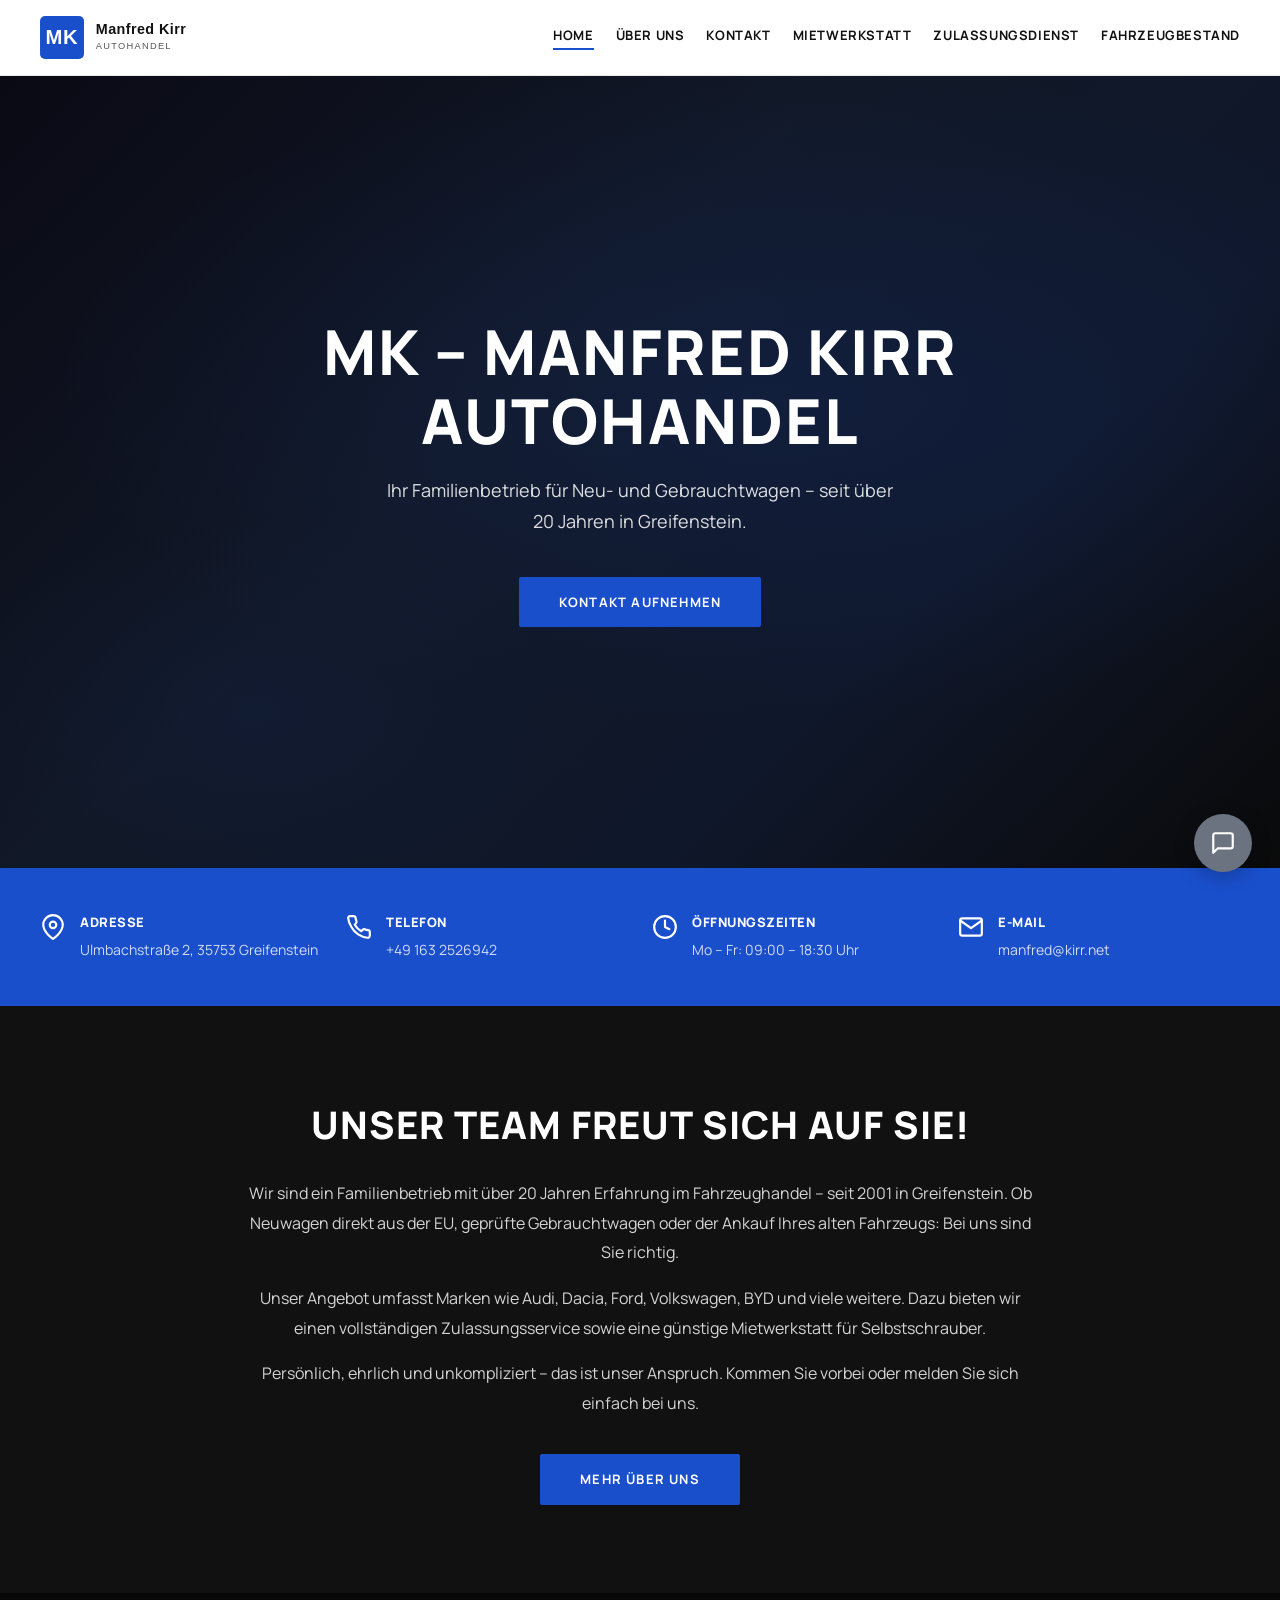
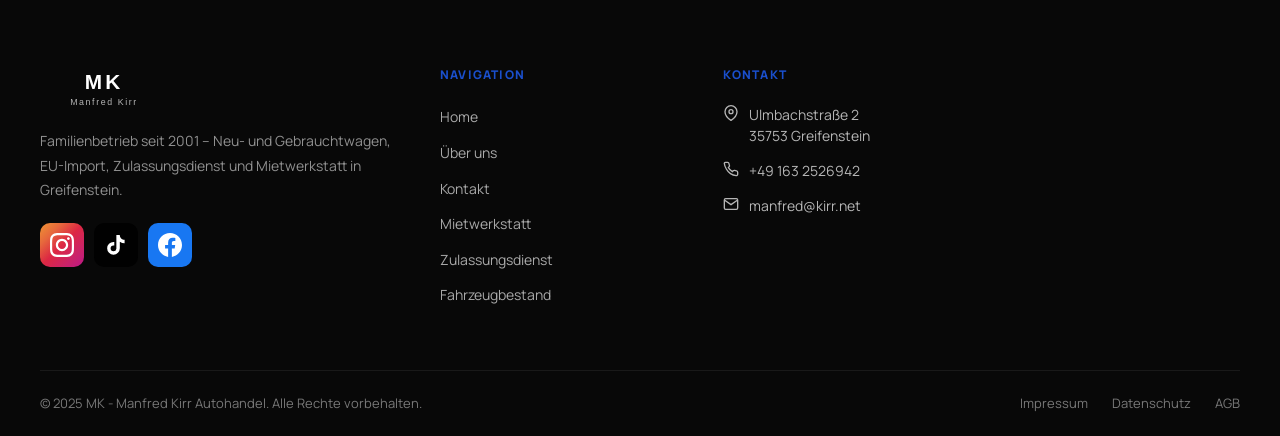
<file: index.html>
<!DOCTYPE html>
<html lang="de">
<head>
  <meta charset="UTF-8"/>
  <meta name="viewport" content="width=device-width, initial-scale=1.0"/>
  <title>MK - Manfred Kirr Autohandel – Neu- und Gebrauchtwagen in Greifenstein</title>
  <meta name="description" content="MK - Manfred Kirr Autohandel – Familienbetrieb seit 2001 in Greifenstein. Neu- und Gebrauchtwagen, EU-Import, Ankauf, Zulassungsdienst und Mietwerkstatt."/>
  <link rel="stylesheet" href="css/style.css"/>
</head>
<body>

  <!-- HEADER -->
  <header class="site-header" id="site-header">
    <a href="index.html" class="header-logo">
      <img src="images/logo-mk.svg" alt="Manfred Kirr Logo"/>
    </a>
    <nav class="main-nav">
      <a href="index.html" class="active">Home</a>
      <a href="uber-uns/index.html">Über uns</a>
      <a href="kontakt/index.html">Kontakt</a>
      <a href="mietwerkstatt/index.html">Mietwerkstatt</a>
      <a href="zulassungsdienst/index.html">Zulassungsdienst</a>
      <a href="https://home.mobile.de/MK-MASCHINEN" target="_blank" rel="noopener">Fahrzeugbestand</a>
    </nav>
    <button class="hamburger" id="hamburger" aria-label="Menü öffnen">
      <span></span><span></span><span></span>
    </button>
  </header>

  <!-- MOBILE NAV -->
  <nav class="mobile-nav" id="mobile-nav">
    <button class="mobile-nav-close" id="mobile-nav-close" aria-label="Menü schließen">&times;</button>
    <a href="index.html">Home</a>
    <a href="uber-uns/index.html">Über uns</a>
    <a href="kontakt/index.html">Kontakt</a>
    <a href="mietwerkstatt/index.html">Mietwerkstatt</a>
    <a href="zulassungsdienst/index.html">Zulassungsdienst</a>
    <a href="https://home.mobile.de/MK-MASCHINEN" target="_blank" rel="noopener">Fahrzeugbestand</a>
  </nav>

  <!-- HERO -->
  <section class="hero" id="scroll">
    <div class="hero-bg"></div>
    <div class="hero-content">
      <h1>MK – Manfred Kirr<br/>Autohandel</h1>
      <p>Ihr Familienbetrieb für Neu- und Gebrauchtwagen – seit über 20 Jahren in Greifenstein.</p>
      <a href="kontakt/index.html" class="btn-primary">Kontakt aufnehmen</a>
    </div>
  </section>

  <!-- INFO STRIP -->
  <div class="info-strip">
    <div class="info-item">
      <svg width="26" height="26" viewBox="0 0 24 24" fill="none" stroke="currentColor" stroke-width="2" stroke-linecap="round" stroke-linejoin="round">
        <path d="M21 10c0 7-9 13-9 13s-9-6-9-13a9 9 0 0 1 18 0z"/><circle cx="12" cy="10" r="3"/>
      </svg>
      <div class="info-item-text">
        <strong>Adresse</strong>
        <span>Ulmbachstraße 2, 35753 Greifenstein</span>
      </div>
    </div>
    <div class="info-item">
      <svg width="26" height="26" viewBox="0 0 24 24" fill="none" stroke="currentColor" stroke-width="2" stroke-linecap="round" stroke-linejoin="round">
        <path d="M22 16.92v3a2 2 0 0 1-2.18 2 19.79 19.79 0 0 1-8.63-3.07A19.5 19.5 0 0 1 4.99 12a19.79 19.79 0 0 1-3.07-8.67A2 2 0 0 1 3.92 2h3a2 2 0 0 1 2 1.72c.127.96.361 1.903.7 2.81a2 2 0 0 1-.45 2.11L8.09 9.91a16 16 0 0 0 6 6l1.27-1.27a2 2 0 0 1 2.11-.45c.907.339 1.85.573 2.81.7A2 2 0 0 1 22 16.92z"/>
      </svg>
      <div class="info-item-text">
        <strong>Telefon</strong>
        <span>+49 163 2526942</span>
      </div>
    </div>
    <div class="info-item">
      <svg width="26" height="26" viewBox="0 0 24 24" fill="none" stroke="currentColor" stroke-width="2" stroke-linecap="round" stroke-linejoin="round">
        <circle cx="12" cy="12" r="10"/><polyline points="12 6 12 12 16 14"/>
      </svg>
      <div class="info-item-text">
        <strong>Öffnungszeiten</strong>
        <span>Mo – Fr: 09:00 – 18:30 Uhr</span>
      </div>
    </div>
    <div class="info-item">
      <svg width="26" height="26" viewBox="0 0 24 24" fill="none" stroke="currentColor" stroke-width="2" stroke-linecap="round" stroke-linejoin="round">
        <path d="M4 4h16c1.1 0 2 .9 2 2v12c0 1.1-.9 2-2 2H4c-1.1 0-2-.9-2-2V6c0-1.1.9-2 2-2z"/><polyline points="22,6 12,13 2,6"/>
      </svg>
      <div class="info-item-text">
        <strong>E-Mail</strong>
        <span>manfred@kirr.net</span>
      </div>
    </div>
  </div>

  <!-- TEAM SECTION -->
  <section class="section team-section">
    <div class="team-inner">
      <h2>Unser Team freut sich auf Sie!</h2>
      <p>Wir sind ein Familienbetrieb mit über 20 Jahren Erfahrung im Fahrzeughandel – seit 2001 in Greifenstein. Ob Neuwagen direkt aus der EU, geprüfte Gebrauchtwagen oder der Ankauf Ihres alten Fahrzeugs: Bei uns sind Sie richtig.</p>
      <p>Unser Angebot umfasst Marken wie Audi, Dacia, Ford, Volkswagen, BYD und viele weitere. Dazu bieten wir einen vollständigen Zulassungsservice sowie eine günstige Mietwerkstatt für Selbstschrauber.</p>
      <p>Persönlich, ehrlich und unkompliziert – das ist unser Anspruch. Kommen Sie vorbei oder melden Sie sich einfach bei uns.</p>
      <a href="uber-uns/index.html" class="btn-primary">Mehr über uns</a>
    </div>
  </section>

  <!-- FOOTER -->
  <footer class="site-footer">
    <div class="footer-grid">

      <div class="footer-brand">
        <img src="images/logo-mk-footer.svg" alt="Manfred Kirr"/>
        <p>Familienbetrieb seit 2001 – Neu- und Gebrauchtwagen, EU-Import, Zulassungsdienst und Mietwerkstatt in Greifenstein.</p>
        <div class="footer-social">
          <a href="https://www.instagram.com/manfred.kirr/" target="_blank" rel="noopener" class="social-icon ig" aria-label="Instagram">
            <svg width="24" height="24" viewBox="0 0 24 24" fill="currentColor"><path d="M12 2.163c3.204 0 3.584.012 4.85.07 3.252.148 4.771 1.691 4.919 4.919.058 1.265.069 1.645.069 4.849 0 3.205-.012 3.584-.069 4.849-.149 3.225-1.664 4.771-4.919 4.919-1.266.058-1.644.07-4.85.07-3.204 0-3.584-.012-4.849-.07-3.26-.149-4.771-1.699-4.919-4.92-.058-1.265-.07-1.644-.07-4.849 0-3.204.013-3.583.07-4.849.149-3.227 1.664-4.771 4.919-4.919 1.266-.057 1.645-.069 4.849-.069zm0-2.163c-3.259 0-3.667.014-4.947.072-4.358.2-6.78 2.618-6.98 6.98-.059 1.281-.073 1.689-.073 4.948 0 3.259.014 3.668.072 4.948.2 4.358 2.618 6.78 6.98 6.98 1.281.058 1.689.072 4.948.072 3.259 0 3.668-.014 4.948-.072 4.354-.2 6.782-2.618 6.979-6.98.059-1.28.073-1.689.073-4.948 0-3.259-.014-3.667-.072-4.947-.196-4.354-2.617-6.78-6.979-6.98-1.281-.059-1.69-.073-4.949-.073zm0 5.838c-3.403 0-6.162 2.759-6.162 6.162s2.759 6.163 6.162 6.163 6.162-2.759 6.162-6.163c0-3.403-2.759-6.162-6.162-6.162zm0 10.162c-2.209 0-4-1.79-4-4 0-2.209 1.791-4 4-4s4 1.791 4 4c0 2.21-1.791 4-4 4zm6.406-11.845c-.796 0-1.441.645-1.441 1.44s.645 1.44 1.441 1.44c.795 0 1.439-.645 1.439-1.44s-.644-1.44-1.439-1.44z"/></svg>
          </a>
          <a href="https://www.tiktok.com/@anne.kirr" target="_blank" rel="noopener" class="social-icon tt" aria-label="TikTok">
            <svg width="24" height="24" viewBox="0 0 24 24" fill="currentColor"><path d="M19.59 6.69a4.83 4.83 0 0 1-3.77-4.25V2h-3.45v13.67a2.89 2.89 0 0 1-2.88 2.5 2.89 2.89 0 0 1-2.89-2.89 2.89 2.89 0 0 1 2.89-2.89c.28 0 .54.04.79.1V9.01a6.33 6.33 0 0 0-.79-.05 6.34 6.34 0 0 0-6.34 6.34 6.34 6.34 0 0 0 6.34 6.34 6.34 6.34 0 0 0 6.33-6.34V8.69a8.18 8.18 0 0 0 4.78 1.52V6.75a4.85 4.85 0 0 1-1.01-.06z"/></svg>
          </a>
          <a href="https://www.facebook.com/people/Autoh%C3%A4ndler-Manfred-Kirr/100068061255265/?mibextid=wwXIfr&rdid=THfHPeiqBXxORD5K&share_url=https%3A%2F%2Fwww.facebook.com%2Fshare%2F1DKRjkTGK3%2F%3Fmibextid%3DwwXIfr" target="_blank" rel="noopener" class="social-icon fb" aria-label="Facebook">
            <svg width="24" height="24" viewBox="0 0 24 24" fill="currentColor"><path d="M24 12.073c0-6.627-5.373-12-12-12s-12 5.373-12 12c0 5.99 4.388 10.954 10.125 11.854v-8.385H7.078v-3.47h3.047V9.43c0-3.007 1.792-4.669 4.533-4.669 1.312 0 2.686.235 2.686.235v2.953H15.83c-1.491 0-1.956.925-1.956 1.874v2.25h3.328l-.532 3.47h-2.796v8.385C19.612 23.027 24 18.062 24 12.073z"/></svg>
          </a>
        </div>
      </div>


      <div class="footer-col">
        <h4>Navigation</h4>
        <ul>
          <li><a href="index.html">Home</a></li>
          <li><a href="uber-uns/index.html">Über uns</a></li>
          <li><a href="kontakt/index.html">Kontakt</a></li>
          <li><a href="mietwerkstatt/index.html">Mietwerkstatt</a></li>
          <li><a href="zulassungsdienst/index.html">Zulassungsdienst</a></li>
          <li><a href="https://home.mobile.de/MK-MASCHINEN" target="_blank" rel="noopener">Fahrzeugbestand</a></li>
        </ul>
      </div>
      <div class="footer-col">
        <h4>Kontakt</h4>
        <div class="footer-contact-item">
          <svg width="16" height="16" viewBox="0 0 24 24" fill="none" stroke="currentColor" stroke-width="2"><path d="M21 10c0 7-9 13-9 13s-9-6-9-13a9 9 0 0 1 18 0z"/><circle cx="12" cy="10" r="3"/></svg>
          <span>Ulmbachstraße 2<br/>35753 Greifenstein</span>
        </div>
        <div class="footer-contact-item">
          <svg width="16" height="16" viewBox="0 0 24 24" fill="none" stroke="currentColor" stroke-width="2"><path d="M22 16.92v3a2 2 0 0 1-2.18 2 19.79 19.79 0 0 1-8.63-3.07A19.5 19.5 0 0 1 4.99 12a19.79 19.79 0 0 1-3.07-8.67A2 2 0 0 1 3.92 2h3a2 2 0 0 1 2 1.72c.127.96.361 1.903.7 2.81a2 2 0 0 1-.45 2.11L8.09 9.91a16 16 0 0 0 6 6l1.27-1.27a2 2 0 0 1 2.11-.45c.907.339 1.85.573 2.81.7A2 2 0 0 1 22 16.92z"/></svg>
          <a href="tel:+491632526942">+49 163 2526942</a>
        </div>
        <div class="footer-contact-item">
          <svg width="16" height="16" viewBox="0 0 24 24" fill="none" stroke="currentColor" stroke-width="2"><path d="M4 4h16c1.1 0 2 .9 2 2v12c0 1.1-.9 2-2 2H4c-1.1 0-2-.9-2-2V6c0-1.1.9-2 2-2z"/><polyline points="22,6 12,13 2,6"/></svg>
          <a href="mailto:manfred@kirr.net">manfred@kirr.net</a>
        </div>
      </div>

    </div>
    <div class="footer-bottom">
      <span>&copy; 2025 MK - Manfred Kirr Autohandel. Alle Rechte vorbehalten.</span>
      <div class="footer-bottom-links">
        <a href="impressum/index.html">Impressum</a>
        <a href="datenschutz/index.html">Datenschutz</a>
        <a href="agb/index.html">AGB</a>
      </div>
    </div>
  </footer>

  <script>
    const header = document.getElementById('site-header');
    window.addEventListener('scroll', () => {
      header.classList.toggle('scrolled', window.scrollY > 20);
    });
    const hamburger = document.getElementById('hamburger');
    const mobileNav = document.getElementById('mobile-nav');
    const mobileClose = document.getElementById('mobile-nav-close');
    hamburger.addEventListener('click', () => mobileNav.classList.add('open'));
    mobileClose.addEventListener('click', () => mobileNav.classList.remove('open'));
    mobileNav.querySelectorAll('a').forEach(a => {
      a.addEventListener('click', () => mobileNav.classList.remove('open'));
    });
  </script>

  <script src="js/chatbot.js"></script>
</body>
</html>
</file>
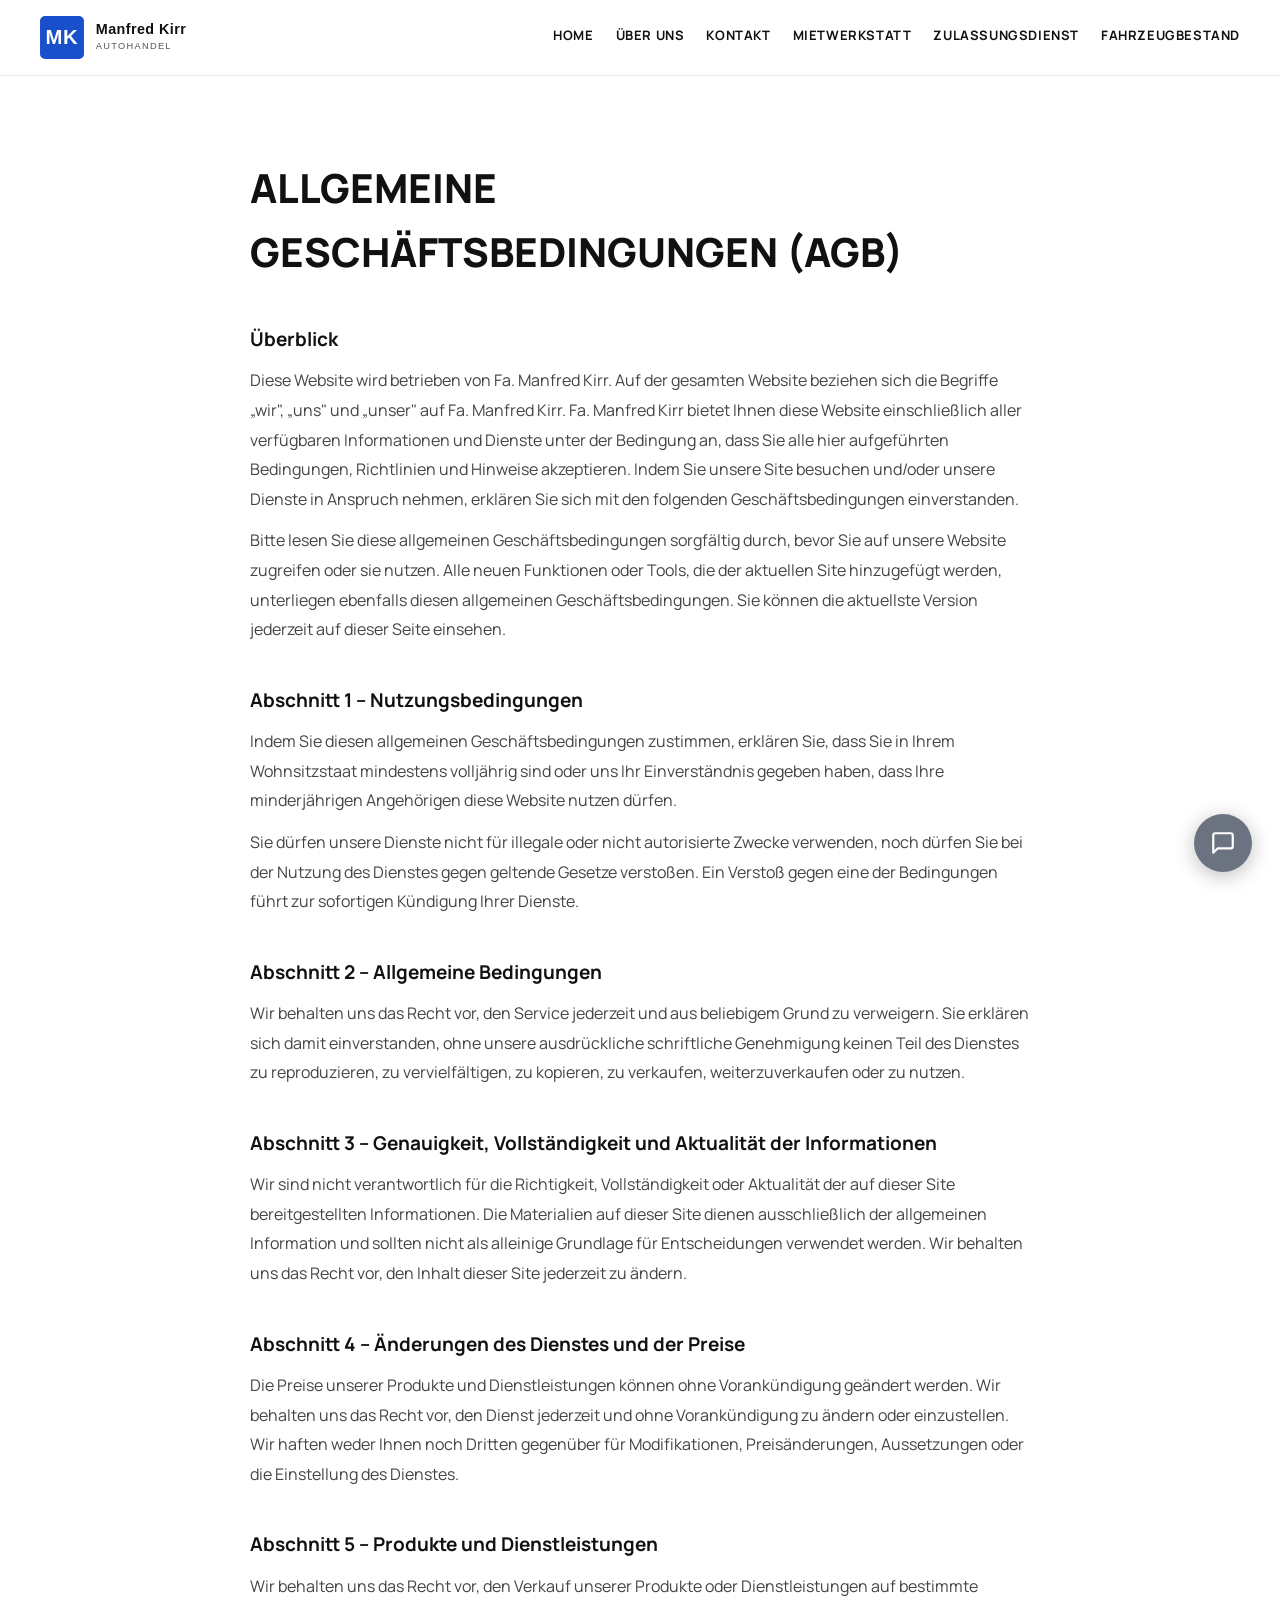
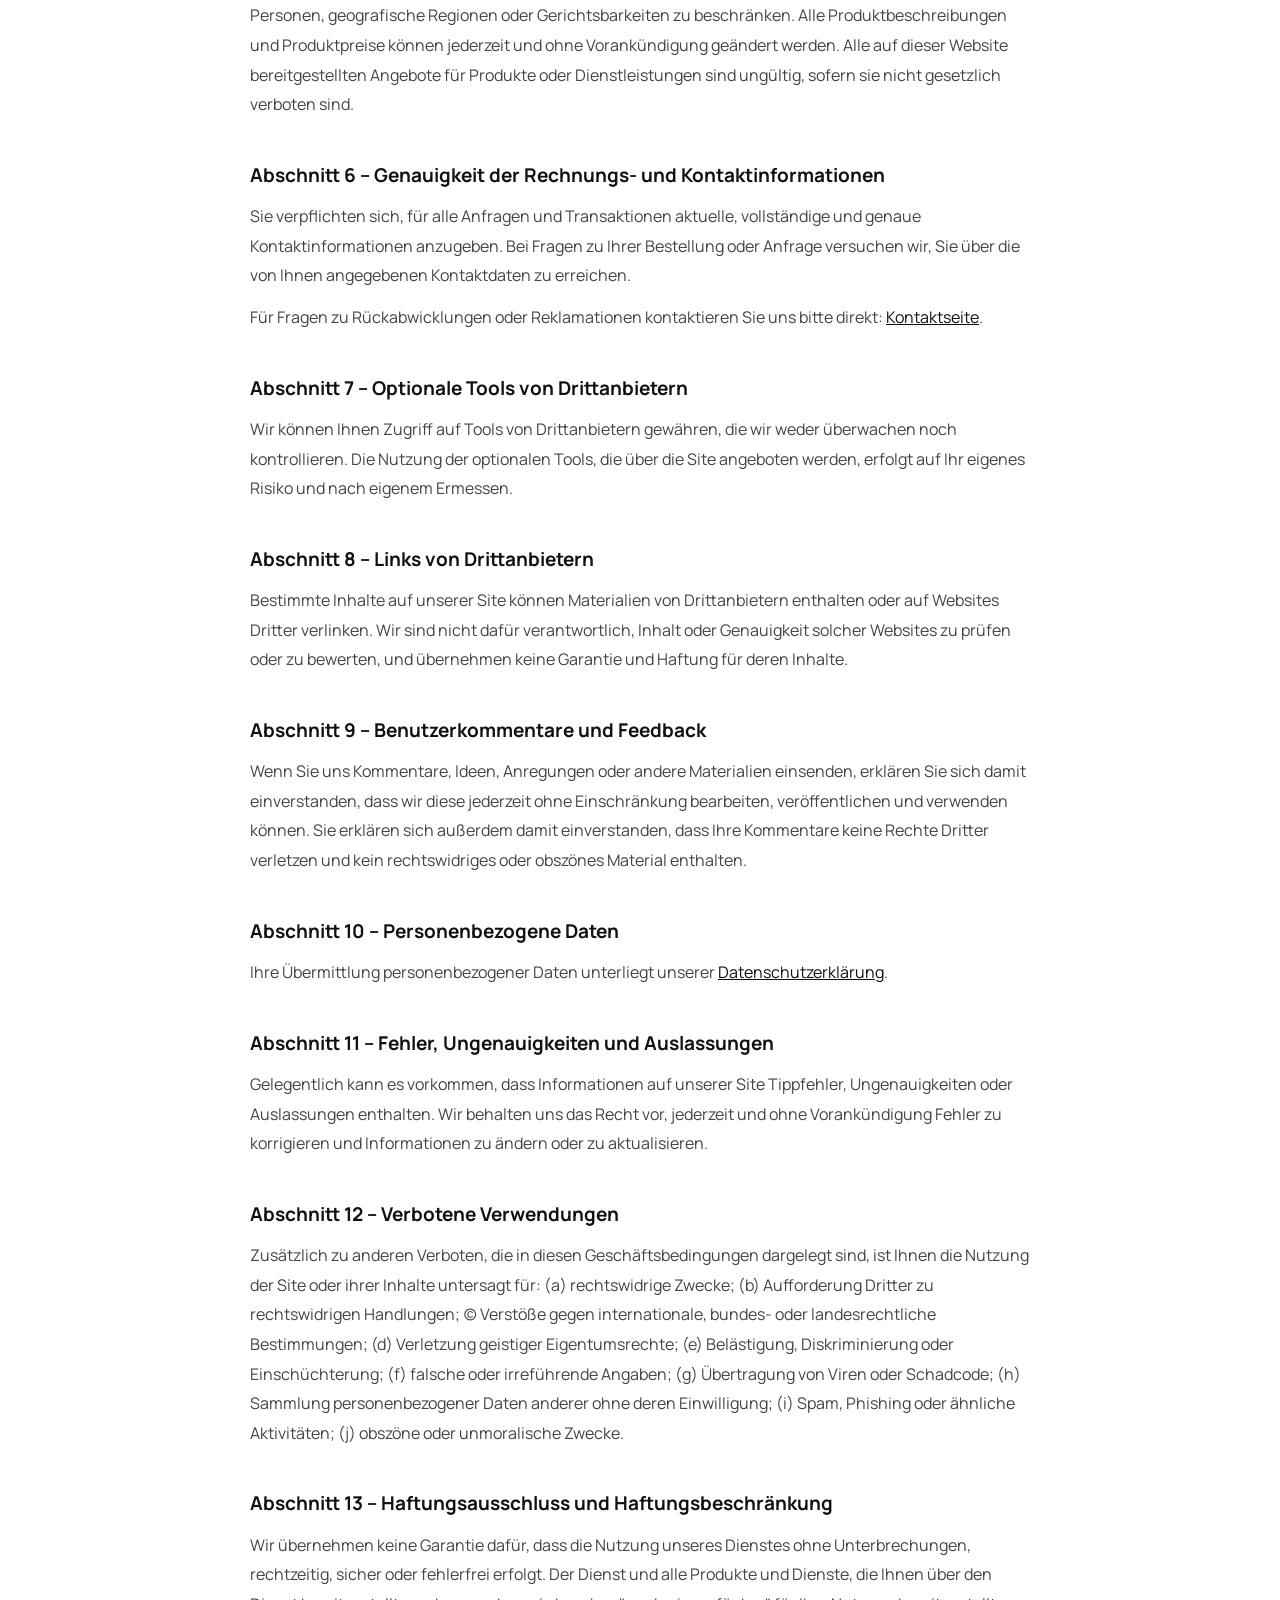
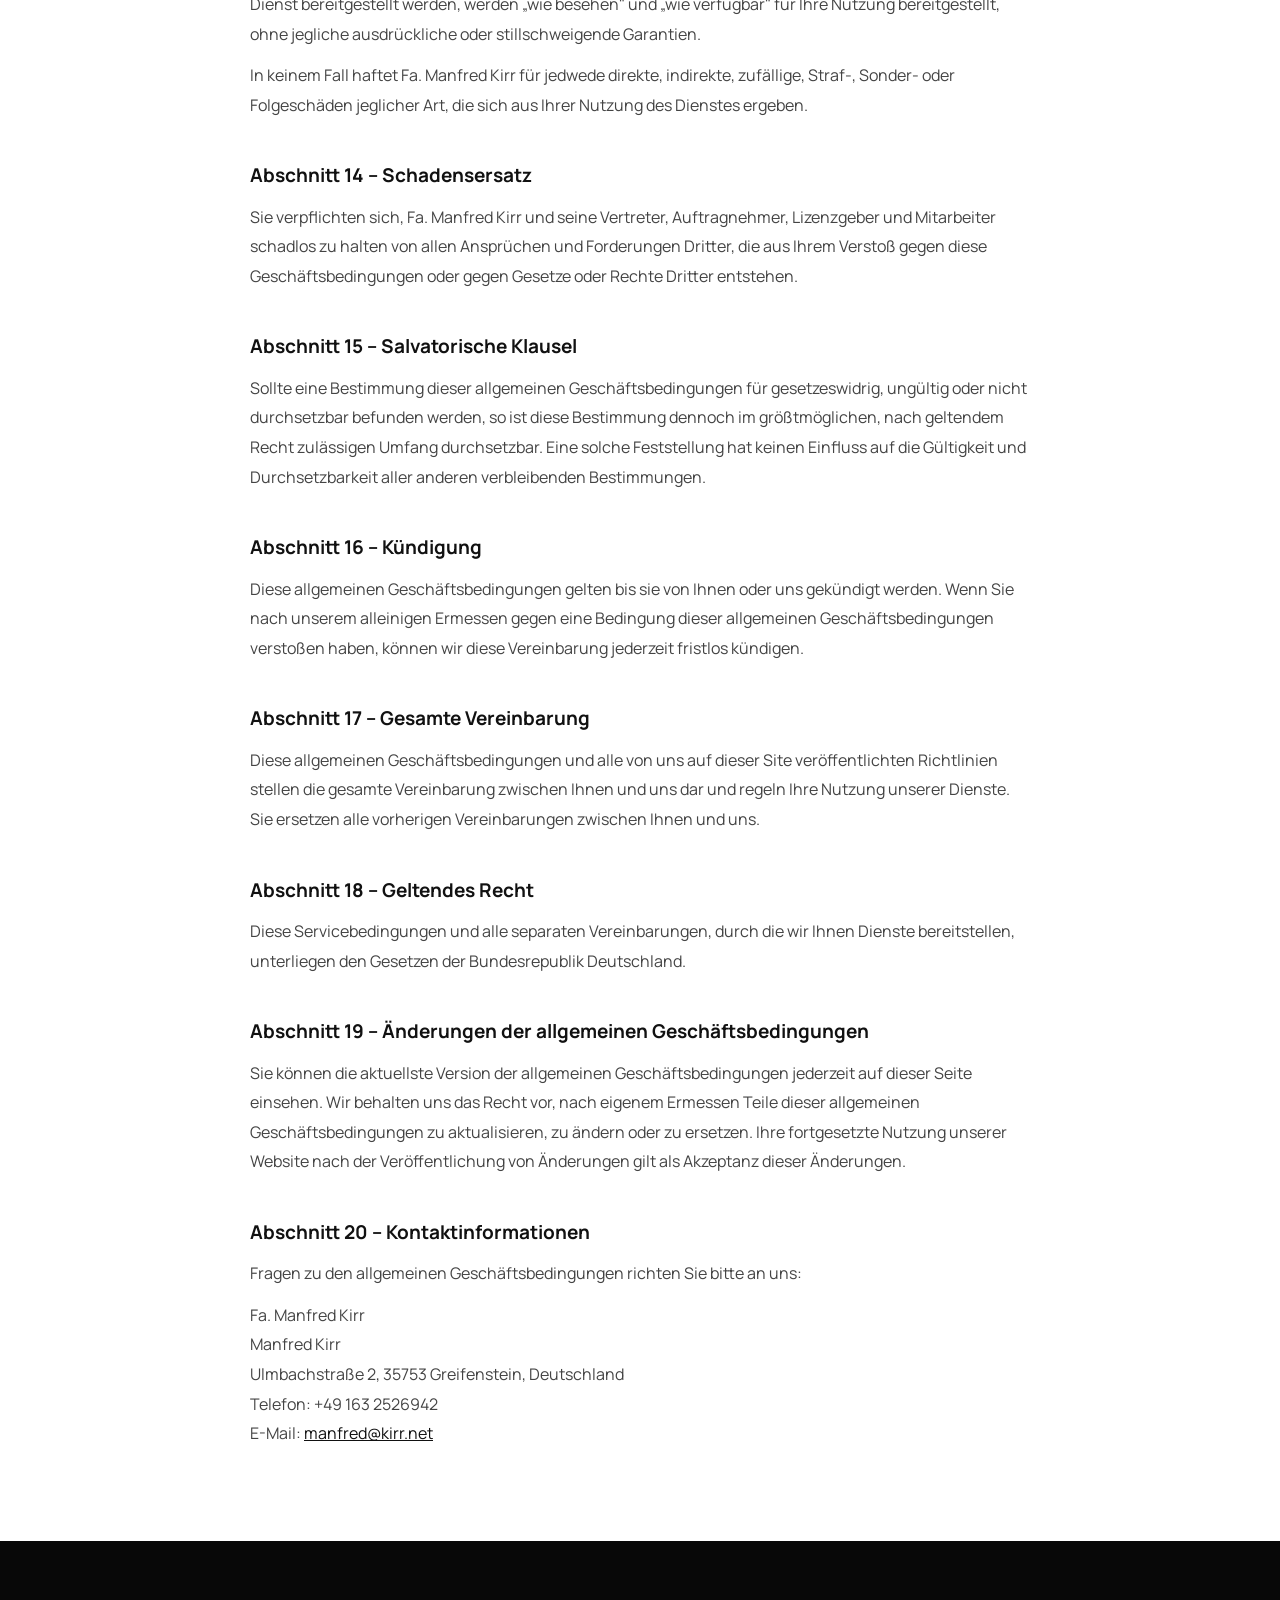
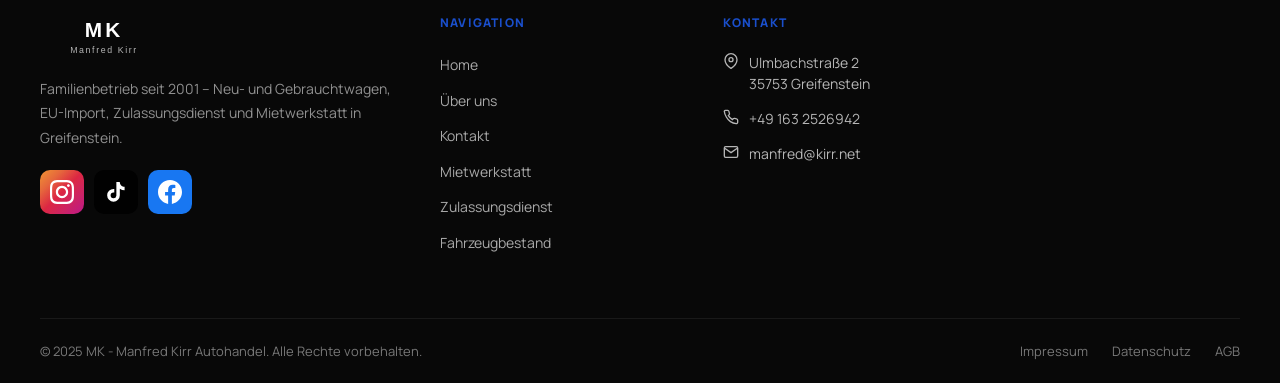
<file: agb/index.html>
<!DOCTYPE html>
<html lang="de">
<head>
  <meta charset="UTF-8"/>
  <meta name="viewport" content="width=device-width, initial-scale=1.0"/>
  <title>AGB – MK - Manfred Kirr Autohandel</title>
  <link rel="stylesheet" href="../css/style.css"/>
</head>
<body>

  <!-- HEADER -->
  <header class="site-header" id="site-header">
    <a href="../index.html" class="header-logo">
      <img src="../images/logo-mk.svg" alt="Manfred Kirr Logo"/>
    </a>
    <nav class="main-nav">
      <a href="../index.html">Home</a>
      <a href="../uber-uns/index.html">Über uns</a>
      <a href="../kontakt/index.html">Kontakt</a>
      <a href="../mietwerkstatt/index.html">Mietwerkstatt</a>
      <a href="../zulassungsdienst/index.html">Zulassungsdienst</a>
      <a href="https://home.mobile.de/MK-MASCHINEN" target="_blank" rel="noopener">Fahrzeugbestand</a>
    </nav>
    <button class="hamburger" id="hamburger" aria-label="Menü öffnen">
      <span></span><span></span><span></span>
    </button>
  </header>

  <!-- MOBILE NAV -->
  <nav class="mobile-nav" id="mobile-nav">
    <button class="mobile-nav-close" id="mobile-nav-close" aria-label="Menü schließen">&times;</button>
    <a href="../index.html">Home</a>
      <a href="../uber-uns/index.html">Über uns</a>
      <a href="../kontakt/index.html">Kontakt</a>
      <a href="../mietwerkstatt/index.html">Mietwerkstatt</a>
      <a href="../zulassungsdienst/index.html">Zulassungsdienst</a>
    <a href="https://home.mobile.de/MK-MASCHINEN" target="_blank" rel="noopener">Fahrzeugbestand</a>
  </nav>

  <!-- CONTENT -->
  <div class="legal-section">
    <h1>Allgemeine Geschäftsbedingungen (AGB)</h1>

    <h2>Überblick</h2>
    <p>Diese Website wird betrieben von Fa. Manfred Kirr. Auf der gesamten Website beziehen sich die Begriffe „wir", „uns" und „unser" auf Fa. Manfred Kirr. Fa. Manfred Kirr bietet Ihnen diese Website einschließlich aller verfügbaren Informationen und Dienste unter der Bedingung an, dass Sie alle hier aufgeführten Bedingungen, Richtlinien und Hinweise akzeptieren. Indem Sie unsere Site besuchen und/oder unsere Dienste in Anspruch nehmen, erklären Sie sich mit den folgenden Geschäftsbedingungen einverstanden.</p>
    <p>Bitte lesen Sie diese allgemeinen Geschäftsbedingungen sorgfältig durch, bevor Sie auf unsere Website zugreifen oder sie nutzen. Alle neuen Funktionen oder Tools, die der aktuellen Site hinzugefügt werden, unterliegen ebenfalls diesen allgemeinen Geschäftsbedingungen. Sie können die aktuellste Version jederzeit auf dieser Seite einsehen.</p>

    <h2>Abschnitt 1 – Nutzungsbedingungen</h2>
    <p>Indem Sie diesen allgemeinen Geschäftsbedingungen zustimmen, erklären Sie, dass Sie in Ihrem Wohnsitzstaat mindestens volljährig sind oder uns Ihr Einverständnis gegeben haben, dass Ihre minderjährigen Angehörigen diese Website nutzen dürfen.</p>
    <p>Sie dürfen unsere Dienste nicht für illegale oder nicht autorisierte Zwecke verwenden, noch dürfen Sie bei der Nutzung des Dienstes gegen geltende Gesetze verstoßen. Ein Verstoß gegen eine der Bedingungen führt zur sofortigen Kündigung Ihrer Dienste.</p>

    <h2>Abschnitt 2 – Allgemeine Bedingungen</h2>
    <p>Wir behalten uns das Recht vor, den Service jederzeit und aus beliebigem Grund zu verweigern. Sie erklären sich damit einverstanden, ohne unsere ausdrückliche schriftliche Genehmigung keinen Teil des Dienstes zu reproduzieren, zu vervielfältigen, zu kopieren, zu verkaufen, weiterzuverkaufen oder zu nutzen.</p>

    <h2>Abschnitt 3 – Genauigkeit, Vollständigkeit und Aktualität der Informationen</h2>
    <p>Wir sind nicht verantwortlich für die Richtigkeit, Vollständigkeit oder Aktualität der auf dieser Site bereitgestellten Informationen. Die Materialien auf dieser Site dienen ausschließlich der allgemeinen Information und sollten nicht als alleinige Grundlage für Entscheidungen verwendet werden. Wir behalten uns das Recht vor, den Inhalt dieser Site jederzeit zu ändern.</p>

    <h2>Abschnitt 4 – Änderungen des Dienstes und der Preise</h2>
    <p>Die Preise unserer Produkte und Dienstleistungen können ohne Vorankündigung geändert werden. Wir behalten uns das Recht vor, den Dienst jederzeit und ohne Vorankündigung zu ändern oder einzustellen. Wir haften weder Ihnen noch Dritten gegenüber für Modifikationen, Preisänderungen, Aussetzungen oder die Einstellung des Dienstes.</p>

    <h2>Abschnitt 5 – Produkte und Dienstleistungen</h2>
    <p>Wir behalten uns das Recht vor, den Verkauf unserer Produkte oder Dienstleistungen auf bestimmte Personen, geografische Regionen oder Gerichtsbarkeiten zu beschränken. Alle Produktbeschreibungen und Produktpreise können jederzeit und ohne Vorankündigung geändert werden. Alle auf dieser Website bereitgestellten Angebote für Produkte oder Dienstleistungen sind ungültig, sofern sie nicht gesetzlich verboten sind.</p>

    <h2>Abschnitt 6 – Genauigkeit der Rechnungs- und Kontaktinformationen</h2>
    <p>Sie verpflichten sich, für alle Anfragen und Transaktionen aktuelle, vollständige und genaue Kontaktinformationen anzugeben. Bei Fragen zu Ihrer Bestellung oder Anfrage versuchen wir, Sie über die von Ihnen angegebenen Kontaktdaten zu erreichen.</p>
    <p>Für Fragen zu Rückabwicklungen oder Reklamationen kontaktieren Sie uns bitte direkt: <a href="../kontakt/index.html">Kontaktseite</a>.</p>

    <h2>Abschnitt 7 – Optionale Tools von Drittanbietern</h2>
    <p>Wir können Ihnen Zugriff auf Tools von Drittanbietern gewähren, die wir weder überwachen noch kontrollieren. Die Nutzung der optionalen Tools, die über die Site angeboten werden, erfolgt auf Ihr eigenes Risiko und nach eigenem Ermessen.</p>

    <h2>Abschnitt 8 – Links von Drittanbietern</h2>
    <p>Bestimmte Inhalte auf unserer Site können Materialien von Drittanbietern enthalten oder auf Websites Dritter verlinken. Wir sind nicht dafür verantwortlich, Inhalt oder Genauigkeit solcher Websites zu prüfen oder zu bewerten, und übernehmen keine Garantie und Haftung für deren Inhalte.</p>

    <h2>Abschnitt 9 – Benutzerkommentare und Feedback</h2>
    <p>Wenn Sie uns Kommentare, Ideen, Anregungen oder andere Materialien einsenden, erklären Sie sich damit einverstanden, dass wir diese jederzeit ohne Einschränkung bearbeiten, veröffentlichen und verwenden können. Sie erklären sich außerdem damit einverstanden, dass Ihre Kommentare keine Rechte Dritter verletzen und kein rechtswidriges oder obszönes Material enthalten.</p>

    <h2>Abschnitt 10 – Personenbezogene Daten</h2>
    <p>Ihre Übermittlung personenbezogener Daten unterliegt unserer <a href="../datenschutz/index.html">Datenschutzerklärung</a>.</p>

    <h2>Abschnitt 11 – Fehler, Ungenauigkeiten und Auslassungen</h2>
    <p>Gelegentlich kann es vorkommen, dass Informationen auf unserer Site Tippfehler, Ungenauigkeiten oder Auslassungen enthalten. Wir behalten uns das Recht vor, jederzeit und ohne Vorankündigung Fehler zu korrigieren und Informationen zu ändern oder zu aktualisieren.</p>

    <h2>Abschnitt 12 – Verbotene Verwendungen</h2>
    <p>Zusätzlich zu anderen Verboten, die in diesen Geschäftsbedingungen dargelegt sind, ist Ihnen die Nutzung der Site oder ihrer Inhalte untersagt für: (a) rechtswidrige Zwecke; (b) Aufforderung Dritter zu rechtswidrigen Handlungen; (c) Verstöße gegen internationale, bundes- oder landesrechtliche Bestimmungen; (d) Verletzung geistiger Eigentumsrechte; (e) Belästigung, Diskriminierung oder Einschüchterung; (f) falsche oder irreführende Angaben; (g) Übertragung von Viren oder Schadcode; (h) Sammlung personenbezogener Daten anderer ohne deren Einwilligung; (i) Spam, Phishing oder ähnliche Aktivitäten; (j) obszöne oder unmoralische Zwecke.</p>

    <h2>Abschnitt 13 – Haftungsausschluss und Haftungsbeschränkung</h2>
    <p>Wir übernehmen keine Garantie dafür, dass die Nutzung unseres Dienstes ohne Unterbrechungen, rechtzeitig, sicher oder fehlerfrei erfolgt. Der Dienst und alle Produkte und Dienste, die Ihnen über den Dienst bereitgestellt werden, werden „wie besehen" und „wie verfügbar" für Ihre Nutzung bereitgestellt, ohne jegliche ausdrückliche oder stillschweigende Garantien.</p>
    <p>In keinem Fall haftet Fa. Manfred Kirr für jedwede direkte, indirekte, zufällige, Straf-, Sonder- oder Folgeschäden jeglicher Art, die sich aus Ihrer Nutzung des Dienstes ergeben.</p>

    <h2>Abschnitt 14 – Schadensersatz</h2>
    <p>Sie verpflichten sich, Fa. Manfred Kirr und seine Vertreter, Auftragnehmer, Lizenzgeber und Mitarbeiter schadlos zu halten von allen Ansprüchen und Forderungen Dritter, die aus Ihrem Verstoß gegen diese Geschäftsbedingungen oder gegen Gesetze oder Rechte Dritter entstehen.</p>

    <h2>Abschnitt 15 – Salvatorische Klausel</h2>
    <p>Sollte eine Bestimmung dieser allgemeinen Geschäftsbedingungen für gesetzeswidrig, ungültig oder nicht durchsetzbar befunden werden, so ist diese Bestimmung dennoch im größtmöglichen, nach geltendem Recht zulässigen Umfang durchsetzbar. Eine solche Feststellung hat keinen Einfluss auf die Gültigkeit und Durchsetzbarkeit aller anderen verbleibenden Bestimmungen.</p>

    <h2>Abschnitt 16 – Kündigung</h2>
    <p>Diese allgemeinen Geschäftsbedingungen gelten bis sie von Ihnen oder uns gekündigt werden. Wenn Sie nach unserem alleinigen Ermessen gegen eine Bedingung dieser allgemeinen Geschäftsbedingungen verstoßen haben, können wir diese Vereinbarung jederzeit fristlos kündigen.</p>

    <h2>Abschnitt 17 – Gesamte Vereinbarung</h2>
    <p>Diese allgemeinen Geschäftsbedingungen und alle von uns auf dieser Site veröffentlichten Richtlinien stellen die gesamte Vereinbarung zwischen Ihnen und uns dar und regeln Ihre Nutzung unserer Dienste. Sie ersetzen alle vorherigen Vereinbarungen zwischen Ihnen und uns.</p>

    <h2>Abschnitt 18 – Geltendes Recht</h2>
    <p>Diese Servicebedingungen und alle separaten Vereinbarungen, durch die wir Ihnen Dienste bereitstellen, unterliegen den Gesetzen der Bundesrepublik Deutschland.</p>

    <h2>Abschnitt 19 – Änderungen der allgemeinen Geschäftsbedingungen</h2>
    <p>Sie können die aktuellste Version der allgemeinen Geschäftsbedingungen jederzeit auf dieser Seite einsehen. Wir behalten uns das Recht vor, nach eigenem Ermessen Teile dieser allgemeinen Geschäftsbedingungen zu aktualisieren, zu ändern oder zu ersetzen. Ihre fortgesetzte Nutzung unserer Website nach der Veröffentlichung von Änderungen gilt als Akzeptanz dieser Änderungen.</p>

    <h2>Abschnitt 20 – Kontaktinformationen</h2>
    <p>Fragen zu den allgemeinen Geschäftsbedingungen richten Sie bitte an uns:</p>
    <p>
      Fa. Manfred Kirr<br/>
      Manfred Kirr<br/>
      Ulmbachstraße 2, 35753 Greifenstein, Deutschland<br/>
      Telefon: +49 163 2526942<br/>
      E-Mail: <a href="mailto:manfred@kirr.net">manfred@kirr.net</a>
    </p>
  </div>

  <!-- FOOTER -->
  <footer class="site-footer">
    <div class="footer-grid">
      <div class="footer-brand">
        <img src="../images/logo-mk-footer.svg" alt="Manfred Kirr"/>
        <p>Familienbetrieb seit 2001 – Neu- und Gebrauchtwagen, EU-Import, Zulassungsdienst und Mietwerkstatt in Greifenstein.</p>
        <div class="footer-social">
          <a href="https://www.instagram.com/manfred.kirr/" target="_blank" rel="noopener" class="social-icon ig" aria-label="Instagram">
            <svg width="24" height="24" viewBox="0 0 24 24" fill="currentColor"><path d="M12 2.163c3.204 0 3.584.012 4.85.07 3.252.148 4.771 1.691 4.919 4.919.058 1.265.069 1.645.069 4.849 0 3.205-.012 3.584-.069 4.849-.149 3.225-1.664 4.771-4.919 4.919-1.266.058-1.644.07-4.85.07-3.204 0-3.584-.012-4.849-.07-3.26-.149-4.771-1.699-4.919-4.92-.058-1.265-.07-1.644-.07-4.849 0-3.204.013-3.583.07-4.849.149-3.227 1.664-4.771 4.919-4.919 1.266-.057 1.645-.069 4.849-.069zm0-2.163c-3.259 0-3.667.014-4.947.072-4.358.2-6.78 2.618-6.98 6.98-.059 1.281-.073 1.689-.073 4.948 0 3.259.014 3.668.072 4.948.2 4.358 2.618 6.78 6.98 6.98 1.281.058 1.689.072 4.948.072 3.259 0 3.668-.014 4.948-.072 4.354-.2 6.782-2.618 6.979-6.98.059-1.28.073-1.689.073-4.948 0-3.259-.014-3.667-.072-4.947-.196-4.354-2.617-6.78-6.979-6.98-1.281-.059-1.69-.073-4.949-.073zm0 5.838c-3.403 0-6.162 2.759-6.162 6.162s2.759 6.163 6.162 6.163 6.162-2.759 6.162-6.163c0-3.403-2.759-6.162-6.162-6.162zm0 10.162c-2.209 0-4-1.79-4-4 0-2.209 1.791-4 4-4s4 1.791 4 4c0 2.21-1.791 4-4 4zm6.406-11.845c-.796 0-1.441.645-1.441 1.44s.645 1.44 1.441 1.44c.795 0 1.439-.645 1.439-1.44s-.644-1.44-1.439-1.44z"/></svg>
          </a>
      <a href="https://www.tiktok.com/@anne.kirr" target="_blank" rel="noopener" class="social-icon tt" aria-label="TikTok">
            <svg width="24" height="24" viewBox="0 0 24 24" fill="currentColor"><path d="M19.59 6.69a4.83 4.83 0 0 1-3.77-4.25V2h-3.45v13.67a2.89 2.89 0 0 1-2.88 2.5 2.89 2.89 0 0 1-2.89-2.89 2.89 2.89 0 0 1 2.89-2.89c.28 0 .54.04.79.1V9.01a6.33 6.33 0 0 0-.79-.05 6.34 6.34 0 0 0-6.34 6.34 6.34 6.34 0 0 0 6.34 6.34 6.34 6.34 0 0 0 6.33-6.34V8.69a8.18 8.18 0 0 0 4.78 1.52V6.75a4.85 4.85 0 0 1-1.01-.06z"/></svg>
          </a>
          <a href="https://www.facebook.com/people/Autoh%C3%A4ndler-Manfred-Kirr/100068061255265/?mibextid=wwXIfr&rdid=THfHPeiqBXxORD5K&share_url=https%3A%2F%2Fwww.facebook.com%2Fshare%2F1DKRjkTGK3%2F%3Fmibextid%3DwwXIfr" target="_blank" rel="noopener" class="social-icon fb" aria-label="Facebook">
            <svg width="24" height="24" viewBox="0 0 24 24" fill="currentColor"><path d="M24 12.073c0-6.627-5.373-12-12-12s-12 5.373-12 12c0 5.99 4.388 10.954 10.125 11.854v-8.385H7.078v-3.47h3.047V9.43c0-3.007 1.792-4.669 4.533-4.669 1.312 0 2.686.235 2.686.235v2.953H15.83c-1.491 0-1.956.925-1.956 1.874v2.25h3.328l-.532 3.47h-2.796v8.385C19.612 23.027 24 18.062 24 12.073z"/></svg>
          </a>
        </div>
      </div>


      <div class="footer-col">
        <h4>Navigation</h4>
        <ul>
          <li><a href="../index.html">Home</a></li>
          <li><a href="../uber-uns/index.html">Über uns</a></li>
          <li><a href="../kontakt/index.html">Kontakt</a></li>
          <li><a href="../mietwerkstatt/index.html">Mietwerkstatt</a></li>
          <li><a href="../zulassungsdienst/index.html">Zulassungsdienst</a></li>
          <li><a href="https://home.mobile.de/MK-MASCHINEN" target="_blank" rel="noopener">Fahrzeugbestand</a></li>
        </ul>
      </div>
      <div class="footer-col">
        <h4>Kontakt</h4>
        <div class="footer-contact-item">
          <svg width="16" height="16" viewBox="0 0 24 24" fill="none" stroke="currentColor" stroke-width="2"><path d="M21 10c0 7-9 13-9 13s-9-6-9-13a9 9 0 0 1 18 0z"/><circle cx="12" cy="10" r="3"/></svg>
          <span>Ulmbachstraße 2<br/>35753 Greifenstein</span>
        </div>
        <div class="footer-contact-item">
          <svg width="16" height="16" viewBox="0 0 24 24" fill="none" stroke="currentColor" stroke-width="2"><path d="M22 16.92v3a2 2 0 0 1-2.18 2 19.79 19.79 0 0 1-8.63-3.07A19.5 19.5 0 0 1 4.99 12a19.79 19.79 0 0 1-3.07-8.67A2 2 0 0 1 3.92 2h3a2 2 0 0 1 2 1.72c.127.96.361 1.903.7 2.81a2 2 0 0 1-.45 2.11L8.09 9.91a16 16 0 0 0 6 6l1.27-1.27a2 2 0 0 1 2.11-.45c.907.339 1.85.573 2.81.7A2 2 0 0 1 22 16.92z"/></svg>
          <a href="tel:+491632526942">+49 163 2526942</a>
        </div>
        <div class="footer-contact-item">
          <svg width="16" height="16" viewBox="0 0 24 24" fill="none" stroke="currentColor" stroke-width="2"><path d="M4 4h16c1.1 0 2 .9 2 2v12c0 1.1-.9 2-2 2H4c-1.1 0-2-.9-2-2V6c0-1.1.9-2 2-2z"/><polyline points="22,6 12,13 2,6"/></svg>
          <a href="mailto:manfred@kirr.net">manfred@kirr.net</a>
        </div>
      </div>
    </div>
    <div class="footer-bottom">
      <span>&copy; 2025 MK - Manfred Kirr Autohandel. Alle Rechte vorbehalten.</span>
      <div class="footer-bottom-links">
        <a href="../impressum/index.html">Impressum</a>
      <a href="../datenschutz/index.html">Datenschutz</a>
      <a href="index.html">AGB</a>
      </div>
    </div>
  </footer>

  <script>
    const header = document.getElementById('site-header');
    window.addEventListener('scroll', () => {
      header.classList.toggle('scrolled', window.scrollY > 20);
    });
    const hamburger = document.getElementById('hamburger');
    const mobileNav = document.getElementById('mobile-nav');
    const mobileClose = document.getElementById('mobile-nav-close');
    hamburger.addEventListener('click', () => mobileNav.classList.add('open'));
    mobileClose.addEventListener('click', () => mobileNav.classList.remove('open'));
    mobileNav.querySelectorAll('a').forEach(a => {
      a.addEventListener('click', () => mobileNav.classList.remove('open'));
    });
  </script>

  <script src="../js/chatbot.js"></script>
</body>
</html>
</file>
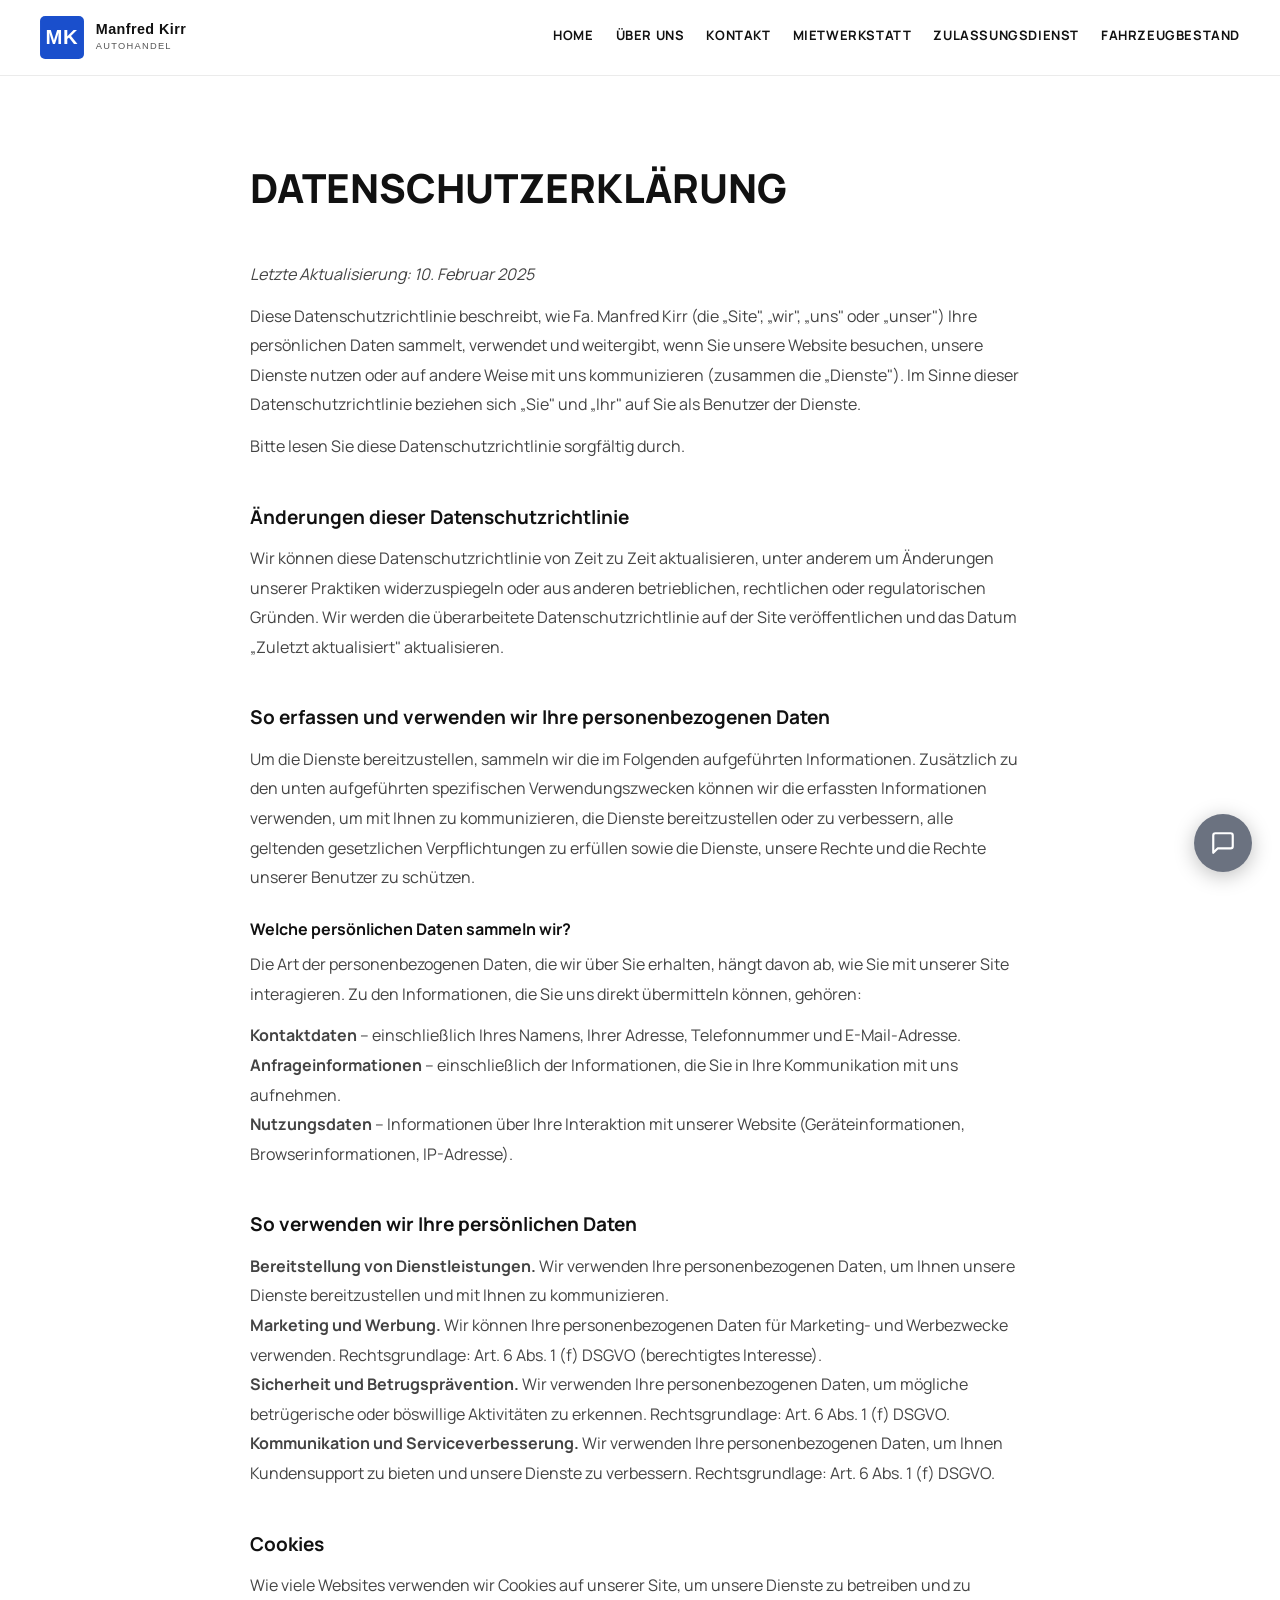
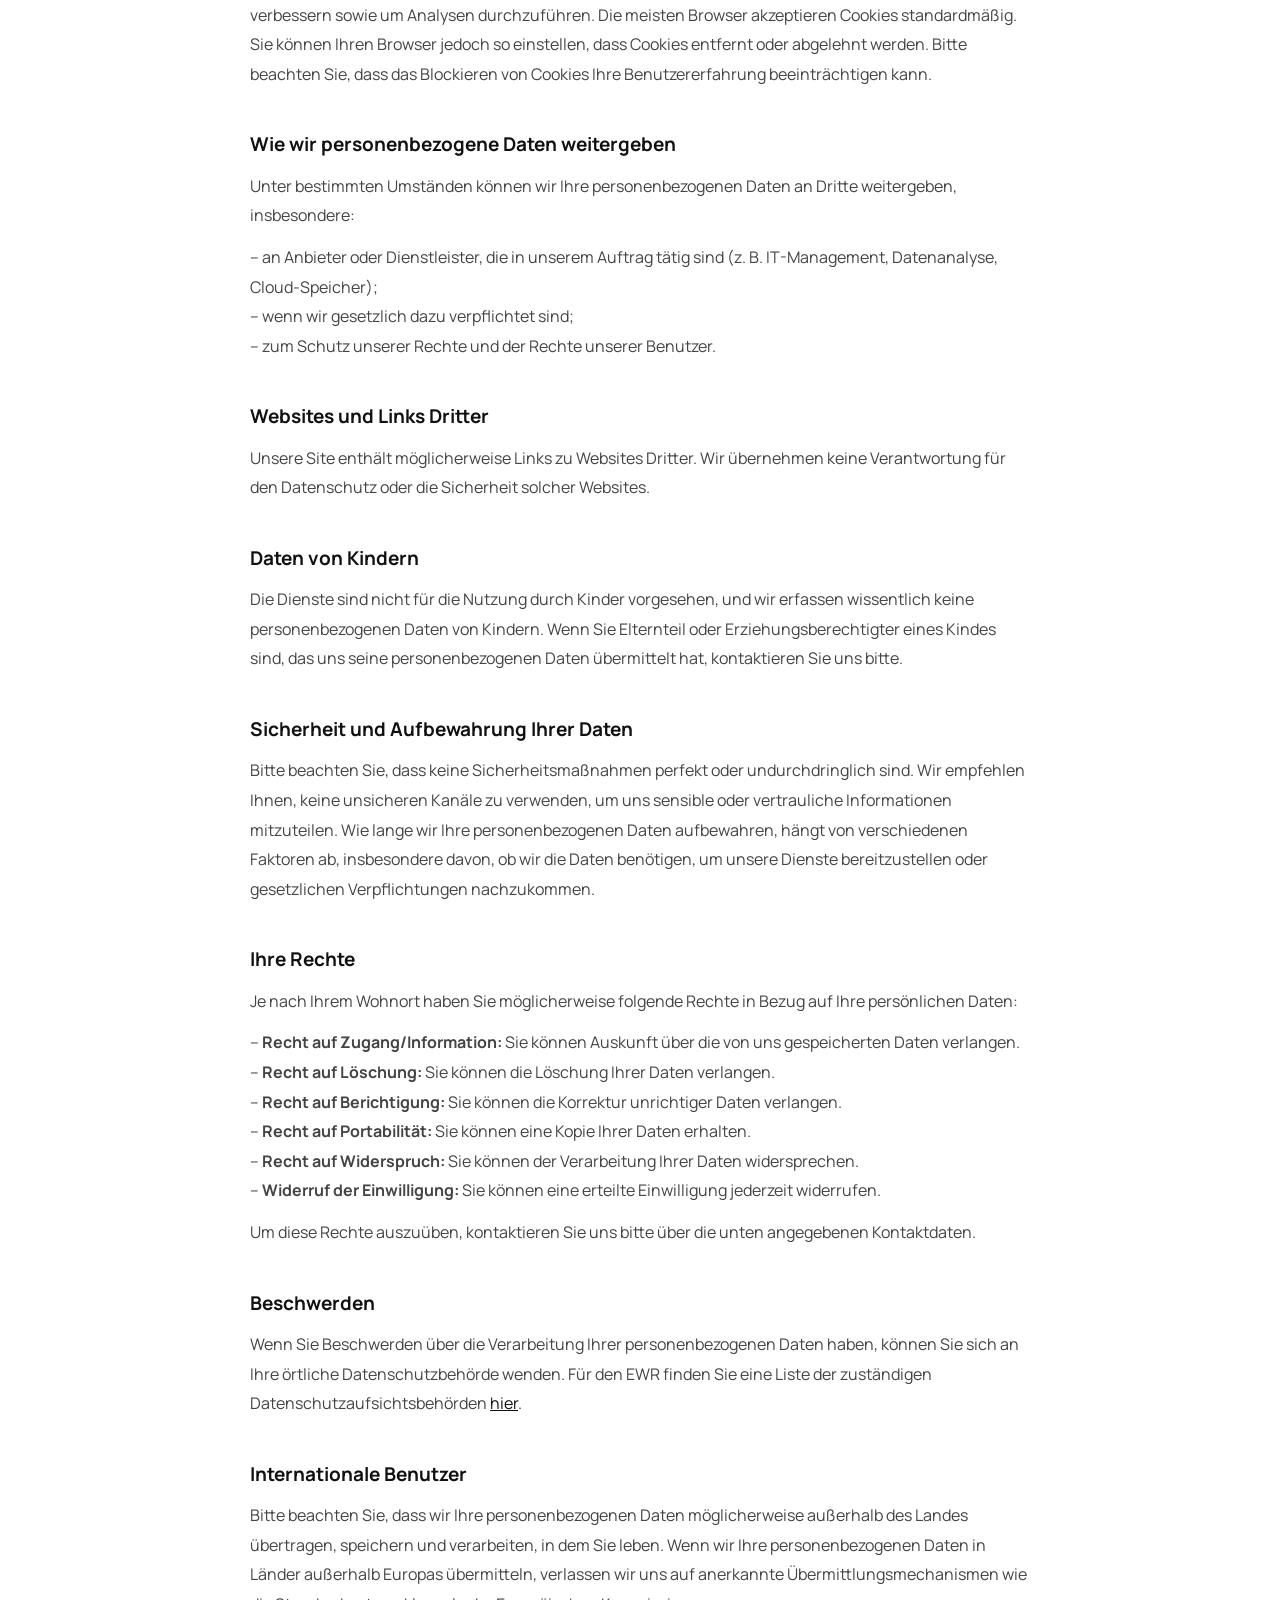
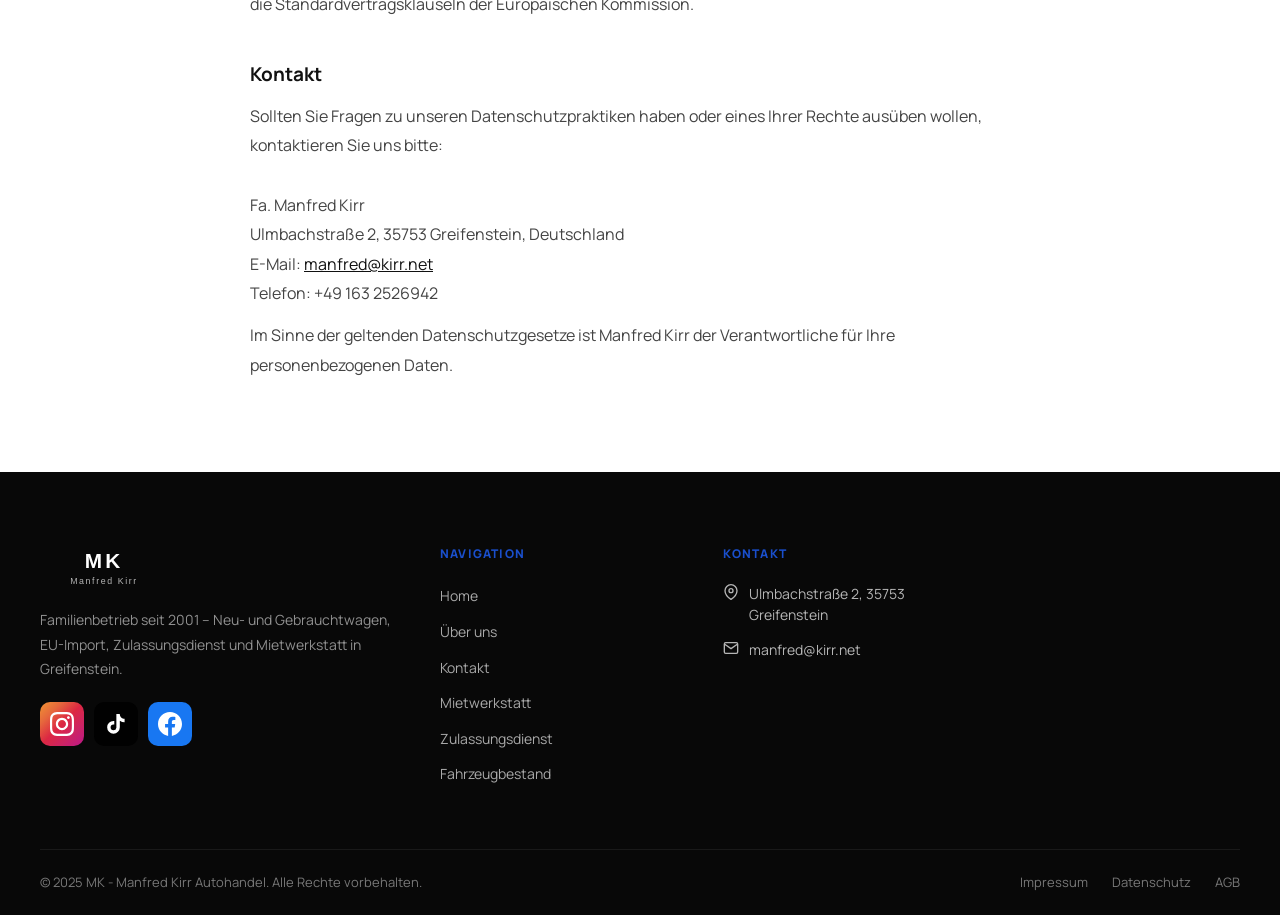
<file: datenschutz/index.html>
<!DOCTYPE html>
<html lang="de">
<head>
  <meta charset="UTF-8"/>
  <meta name="viewport" content="width=device-width, initial-scale=1.0"/>
  <title>Datenschutzerklärung – MK - Manfred Kirr Autohandel</title>
  <link rel="stylesheet" href="../css/style.css"/>
</head>
<body>

  <!-- HEADER -->
  <header class="site-header" id="site-header">
    <a href="../index.html" class="header-logo">
      <img src="../images/logo-mk.svg"
           alt="Manfred Kirr Logo"/>
    </a>
    <nav class="main-nav">
      <a href="../index.html">Home</a>
      <a href="../uber-uns/index.html">Über uns</a>
      <a href="../kontakt/index.html">Kontakt</a>
      <a href="../mietwerkstatt/index.html">Mietwerkstatt</a>
      <a href="../zulassungsdienst/index.html">Zulassungsdienst</a>
      <a href="https://home.mobile.de/MK-MASCHINEN" target="_blank" rel="noopener">Fahrzeugbestand</a>
    </nav>
    <button class="hamburger" id="hamburger" aria-label="Menü öffnen">
      <span></span><span></span><span></span>
    </button>
  </header>

  <!-- MOBILE NAV -->
  <nav class="mobile-nav" id="mobile-nav">
    <button class="mobile-nav-close" id="mobile-nav-close" aria-label="Menü schließen">&times;</button>
    <a href="../index.html">Home</a>
      <a href="../uber-uns/index.html">Über uns</a>
      <a href="../kontakt/index.html">Kontakt</a>
      <a href="../mietwerkstatt/index.html">Mietwerkstatt</a>
      <a href="../zulassungsdienst/index.html">Zulassungsdienst</a>
    <a href="https://home.mobile.de/MK-MASCHINEN" target="_blank" rel="noopener">Fahrzeugbestand</a>
  </nav>

  <!-- CONTENT -->
  <div class="legal-section">
    <h1>Datenschutzerklärung</h1>
    <p><em>Letzte Aktualisierung: 10. Februar 2025</em></p>

    <p>Diese Datenschutzrichtlinie beschreibt, wie Fa. Manfred Kirr (die „Site", „wir", „uns" oder „unser") Ihre persönlichen Daten sammelt, verwendet und weitergibt, wenn Sie unsere Website besuchen, unsere Dienste nutzen oder auf andere Weise mit uns kommunizieren (zusammen die „Dienste"). Im Sinne dieser Datenschutzrichtlinie beziehen sich „Sie" und „Ihr" auf Sie als Benutzer der Dienste.</p>

    <p>Bitte lesen Sie diese Datenschutzrichtlinie sorgfältig durch.</p>

    <h2>Änderungen dieser Datenschutzrichtlinie</h2>
    <p>Wir können diese Datenschutzrichtlinie von Zeit zu Zeit aktualisieren, unter anderem um Änderungen unserer Praktiken widerzuspiegeln oder aus anderen betrieblichen, rechtlichen oder regulatorischen Gründen. Wir werden die überarbeitete Datenschutzrichtlinie auf der Site veröffentlichen und das Datum „Zuletzt aktualisiert" aktualisieren.</p>

    <h2>So erfassen und verwenden wir Ihre personenbezogenen Daten</h2>
    <p>Um die Dienste bereitzustellen, sammeln wir die im Folgenden aufgeführten Informationen. Zusätzlich zu den unten aufgeführten spezifischen Verwendungszwecken können wir die erfassten Informationen verwenden, um mit Ihnen zu kommunizieren, die Dienste bereitzustellen oder zu verbessern, alle geltenden gesetzlichen Verpflichtungen zu erfüllen sowie die Dienste, unsere Rechte und die Rechte unserer Benutzer zu schützen.</p>

    <h3>Welche persönlichen Daten sammeln wir?</h3>
    <p>Die Art der personenbezogenen Daten, die wir über Sie erhalten, hängt davon ab, wie Sie mit unserer Site interagieren. Zu den Informationen, die Sie uns direkt übermitteln können, gehören:</p>
    <p>
      <strong>Kontaktdaten</strong> – einschließlich Ihres Namens, Ihrer Adresse, Telefonnummer und E-Mail-Adresse.<br/>
      <strong>Anfrageinformationen</strong> – einschließlich der Informationen, die Sie in Ihre Kommunikation mit uns aufnehmen.<br/>
      <strong>Nutzungsdaten</strong> – Informationen über Ihre Interaktion mit unserer Website (Geräteinformationen, Browserinformationen, IP-Adresse).
    </p>

    <h2>So verwenden wir Ihre persönlichen Daten</h2>
    <p>
      <strong>Bereitstellung von Dienstleistungen.</strong> Wir verwenden Ihre personenbezogenen Daten, um Ihnen unsere Dienste bereitzustellen und mit Ihnen zu kommunizieren.<br/>
      <strong>Marketing und Werbung.</strong> Wir können Ihre personenbezogenen Daten für Marketing- und Werbezwecke verwenden. Rechtsgrundlage: Art. 6 Abs. 1 (f) DSGVO (berechtigtes Interesse).<br/>
      <strong>Sicherheit und Betrugsprävention.</strong> Wir verwenden Ihre personenbezogenen Daten, um mögliche betrügerische oder böswillige Aktivitäten zu erkennen. Rechtsgrundlage: Art. 6 Abs. 1 (f) DSGVO.<br/>
      <strong>Kommunikation und Serviceverbesserung.</strong> Wir verwenden Ihre personenbezogenen Daten, um Ihnen Kundensupport zu bieten und unsere Dienste zu verbessern. Rechtsgrundlage: Art. 6 Abs. 1 (f) DSGVO.
    </p>

    <h2>Cookies</h2>
    <p>Wie viele Websites verwenden wir Cookies auf unserer Site, um unsere Dienste zu betreiben und zu verbessern sowie um Analysen durchzuführen. Die meisten Browser akzeptieren Cookies standardmäßig. Sie können Ihren Browser jedoch so einstellen, dass Cookies entfernt oder abgelehnt werden. Bitte beachten Sie, dass das Blockieren von Cookies Ihre Benutzererfahrung beeinträchtigen kann.</p>

    <h2>Wie wir personenbezogene Daten weitergeben</h2>
    <p>Unter bestimmten Umständen können wir Ihre personenbezogenen Daten an Dritte weitergeben, insbesondere:</p>
    <p>
      – an Anbieter oder Dienstleister, die in unserem Auftrag tätig sind (z. B. IT-Management, Datenanalyse, Cloud-Speicher);<br/>
      – wenn wir gesetzlich dazu verpflichtet sind;<br/>
      – zum Schutz unserer Rechte und der Rechte unserer Benutzer.
    </p>

    <h2>Websites und Links Dritter</h2>
    <p>Unsere Site enthält möglicherweise Links zu Websites Dritter. Wir übernehmen keine Verantwortung für den Datenschutz oder die Sicherheit solcher Websites.</p>

    <h2>Daten von Kindern</h2>
    <p>Die Dienste sind nicht für die Nutzung durch Kinder vorgesehen, und wir erfassen wissentlich keine personenbezogenen Daten von Kindern. Wenn Sie Elternteil oder Erziehungsberechtigter eines Kindes sind, das uns seine personenbezogenen Daten übermittelt hat, kontaktieren Sie uns bitte.</p>

    <h2>Sicherheit und Aufbewahrung Ihrer Daten</h2>
    <p>Bitte beachten Sie, dass keine Sicherheitsmaßnahmen perfekt oder undurchdringlich sind. Wir empfehlen Ihnen, keine unsicheren Kanäle zu verwenden, um uns sensible oder vertrauliche Informationen mitzuteilen. Wie lange wir Ihre personenbezogenen Daten aufbewahren, hängt von verschiedenen Faktoren ab, insbesondere davon, ob wir die Daten benötigen, um unsere Dienste bereitzustellen oder gesetzlichen Verpflichtungen nachzukommen.</p>

    <h2>Ihre Rechte</h2>
    <p>Je nach Ihrem Wohnort haben Sie möglicherweise folgende Rechte in Bezug auf Ihre persönlichen Daten:</p>
    <p>
      – <strong>Recht auf Zugang/Information:</strong> Sie können Auskunft über die von uns gespeicherten Daten verlangen.<br/>
      – <strong>Recht auf Löschung:</strong> Sie können die Löschung Ihrer Daten verlangen.<br/>
      – <strong>Recht auf Berichtigung:</strong> Sie können die Korrektur unrichtiger Daten verlangen.<br/>
      – <strong>Recht auf Portabilität:</strong> Sie können eine Kopie Ihrer Daten erhalten.<br/>
      – <strong>Recht auf Widerspruch:</strong> Sie können der Verarbeitung Ihrer Daten widersprechen.<br/>
      – <strong>Widerruf der Einwilligung:</strong> Sie können eine erteilte Einwilligung jederzeit widerrufen.
    </p>
    <p>Um diese Rechte auszuüben, kontaktieren Sie uns bitte über die unten angegebenen Kontaktdaten.</p>

    <h2>Beschwerden</h2>
    <p>Wenn Sie Beschwerden über die Verarbeitung Ihrer personenbezogenen Daten haben, können Sie sich an Ihre örtliche Datenschutzbehörde wenden. Für den EWR finden Sie eine Liste der zuständigen Datenschutzaufsichtsbehörden <a href="https://edpb.europa.eu/about-edpb/about-edpb/members_de" target="_blank" rel="noopener">hier</a>.</p>

    <h2>Internationale Benutzer</h2>
    <p>Bitte beachten Sie, dass wir Ihre personenbezogenen Daten möglicherweise außerhalb des Landes übertragen, speichern und verarbeiten, in dem Sie leben. Wenn wir Ihre personenbezogenen Daten in Länder außerhalb Europas übermitteln, verlassen wir uns auf anerkannte Übermittlungsmechanismen wie die Standardvertragsklauseln der Europäischen Kommission.</p>

    <h2>Kontakt</h2>
    <p>
      Sollten Sie Fragen zu unseren Datenschutzpraktiken haben oder eines Ihrer Rechte ausüben wollen, kontaktieren Sie uns bitte:<br/><br/>
      Fa. Manfred Kirr<br/>
      Ulmbachstraße 2, 35753 Greifenstein, Deutschland<br/>
      E-Mail: <a href="mailto:manfred@kirr.net">manfred@kirr.net</a><br/>
      Telefon: +49 163 2526942
    </p>
    <p>Im Sinne der geltenden Datenschutzgesetze ist Manfred Kirr der Verantwortliche für Ihre personenbezogenen Daten.</p>
  </div>

  <!-- FOOTER -->
  <footer class="site-footer">
    <div class="footer-grid">
      <div class="footer-brand">
        <img src="../images/logo-mk-footer.svg"
             alt="Manfred Kirr"/>
        <p>Familienbetrieb seit 2001 – Neu- und Gebrauchtwagen, EU-Import, Zulassungsdienst und Mietwerkstatt in Greifenstein.</p>
        <div class="footer-social">
          <a href="https://www.instagram.com/manfred.kirr/" target="_blank" rel="noopener" class="social-icon ig" aria-label="Instagram">
            <svg width="24" height="24" viewBox="0 0 24 24" fill="currentColor"><path d="M12 2.163c3.204 0 3.584.012 4.85.07 3.252.148 4.771 1.691 4.919 4.919.058 1.265.069 1.645.069 4.849 0 3.205-.012 3.584-.069 4.849-.149 3.225-1.664 4.771-4.919 4.919-1.266.058-1.644.07-4.85.07-3.204 0-3.584-.012-4.849-.07-3.26-.149-4.771-1.699-4.919-4.92-.058-1.265-.07-1.644-.07-4.849 0-3.204.013-3.583.07-4.849.149-3.227 1.664-4.771 4.919-4.919 1.266-.057 1.645-.069 4.849-.069zm0-2.163c-3.259 0-3.667.014-4.947.072-4.358.2-6.78 2.618-6.98 6.98-.059 1.281-.073 1.689-.073 4.948 0 3.259.014 3.668.072 4.948.2 4.358 2.618 6.78 6.98 6.98 1.281.058 1.689.072 4.948.072 3.259 0 3.668-.014 4.948-.072 4.354-.2 6.782-2.618 6.979-6.98.059-1.28.073-1.689.073-4.948 0-3.259-.014-3.667-.072-4.947-.196-4.354-2.617-6.78-6.979-6.98-1.281-.059-1.69-.073-4.949-.073zm0 5.838c-3.403 0-6.162 2.759-6.162 6.162s2.759 6.163 6.162 6.163 6.162-2.759 6.162-6.163c0-3.403-2.759-6.162-6.162-6.162zm0 10.162c-2.209 0-4-1.79-4-4 0-2.209 1.791-4 4-4s4 1.791 4 4c0 2.21-1.791 4-4 4zm6.406-11.845c-.796 0-1.441.645-1.441 1.44s.645 1.44 1.441 1.44c.795 0 1.439-.645 1.439-1.44s-.644-1.44-1.439-1.44z"/></svg>
          </a>
      <a href="https://www.tiktok.com/@anne.kirr" target="_blank" rel="noopener" class="social-icon tt" aria-label="TikTok">
            <svg width="24" height="24" viewBox="0 0 24 24" fill="currentColor"><path d="M19.59 6.69a4.83 4.83 0 0 1-3.77-4.25V2h-3.45v13.67a2.89 2.89 0 0 1-2.88 2.5 2.89 2.89 0 0 1-2.89-2.89 2.89 2.89 0 0 1 2.89-2.89c.28 0 .54.04.79.1V9.01a6.33 6.33 0 0 0-.79-.05 6.34 6.34 0 0 0-6.34 6.34 6.34 6.34 0 0 0 6.34 6.34 6.34 6.34 0 0 0 6.33-6.34V8.69a8.18 8.18 0 0 0 4.78 1.52V6.75a4.85 4.85 0 0 1-1.01-.06z"/></svg>
          </a>
          <a href="https://www.facebook.com/people/Autoh%C3%A4ndler-Manfred-Kirr/100068061255265/?mibextid=wwXIfr&rdid=THfHPeiqBXxORD5K&share_url=https%3A%2F%2Fwww.facebook.com%2Fshare%2F1DKRjkTGK3%2F%3Fmibextid%3DwwXIfr" target="_blank" rel="noopener" class="social-icon fb" aria-label="Facebook">
            <svg width="24" height="24" viewBox="0 0 24 24" fill="currentColor"><path d="M24 12.073c0-6.627-5.373-12-12-12s-12 5.373-12 12c0 5.99 4.388 10.954 10.125 11.854v-8.385H7.078v-3.47h3.047V9.43c0-3.007 1.792-4.669 4.533-4.669 1.312 0 2.686.235 2.686.235v2.953H15.83c-1.491 0-1.956.925-1.956 1.874v2.25h3.328l-.532 3.47h-2.796v8.385C19.612 23.027 24 18.062 24 12.073z"/></svg>
          </a>
        </div>
      </div>


      <div class="footer-col">
        <h4>Navigation</h4>
        <ul>
          <li><a href="../index.html">Home</a></li>
          <li><a href="../uber-uns/index.html">Über uns</a></li>
          <li><a href="../kontakt/index.html">Kontakt</a></li>
          <li><a href="../mietwerkstatt/index.html">Mietwerkstatt</a></li>
          <li><a href="../zulassungsdienst/index.html">Zulassungsdienst</a></li>
          <li><a href="https://home.mobile.de/MK-MASCHINEN" target="_blank" rel="noopener">Fahrzeugbestand</a></li>
        </ul>
      </div>
      <div class="footer-col">
        <h4>Kontakt</h4>
        <div class="footer-contact-item">
          <svg width="16" height="16" viewBox="0 0 24 24" fill="none" stroke="currentColor" stroke-width="2"><path d="M21 10c0 7-9 13-9 13s-9-6-9-13a9 9 0 0 1 18 0z"/><circle cx="12" cy="10" r="3"/></svg>
          <span>Ulmbachstraße 2, 35753 Greifenstein</span>
        </div>
        <div class="footer-contact-item">
          <svg width="16" height="16" viewBox="0 0 24 24" fill="none" stroke="currentColor" stroke-width="2"><path d="M4 4h16c1.1 0 2 .9 2 2v12c0 1.1-.9 2-2 2H4c-1.1 0-2-.9-2-2V6c0-1.1.9-2 2-2z"/><polyline points="22,6 12,13 2,6"/></svg>
          <a href="mailto:manfred@kirr.net">manfred@kirr.net</a>
        </div>
      </div>
    </div>
    <div class="footer-bottom">
      <span>&copy; 2025 MK - Manfred Kirr Autohandel. Alle Rechte vorbehalten.</span>
      <div class="footer-bottom-links">
        <a href="../impressum/index.html">Impressum</a>
        <a href="index.html">Datenschutz</a>
        <a href="../agb/index.html">AGB</a>
      </div>
    </div>
  </footer>

  <script>
    const header = document.getElementById('site-header');
    window.addEventListener('scroll', () => {
      header.classList.toggle('scrolled', window.scrollY > 20);
    });
    const hamburger = document.getElementById('hamburger');
    const mobileNav = document.getElementById('mobile-nav');
    const mobileClose = document.getElementById('mobile-nav-close');
    hamburger.addEventListener('click', () => mobileNav.classList.add('open'));
    mobileClose.addEventListener('click', () => mobileNav.classList.remove('open'));
    mobileNav.querySelectorAll('a').forEach(a => {
      a.addEventListener('click', () => mobileNav.classList.remove('open'));
    });
  </script>
  <script src="../js/chatbot.js"></script>
</body>
</html>
</file>
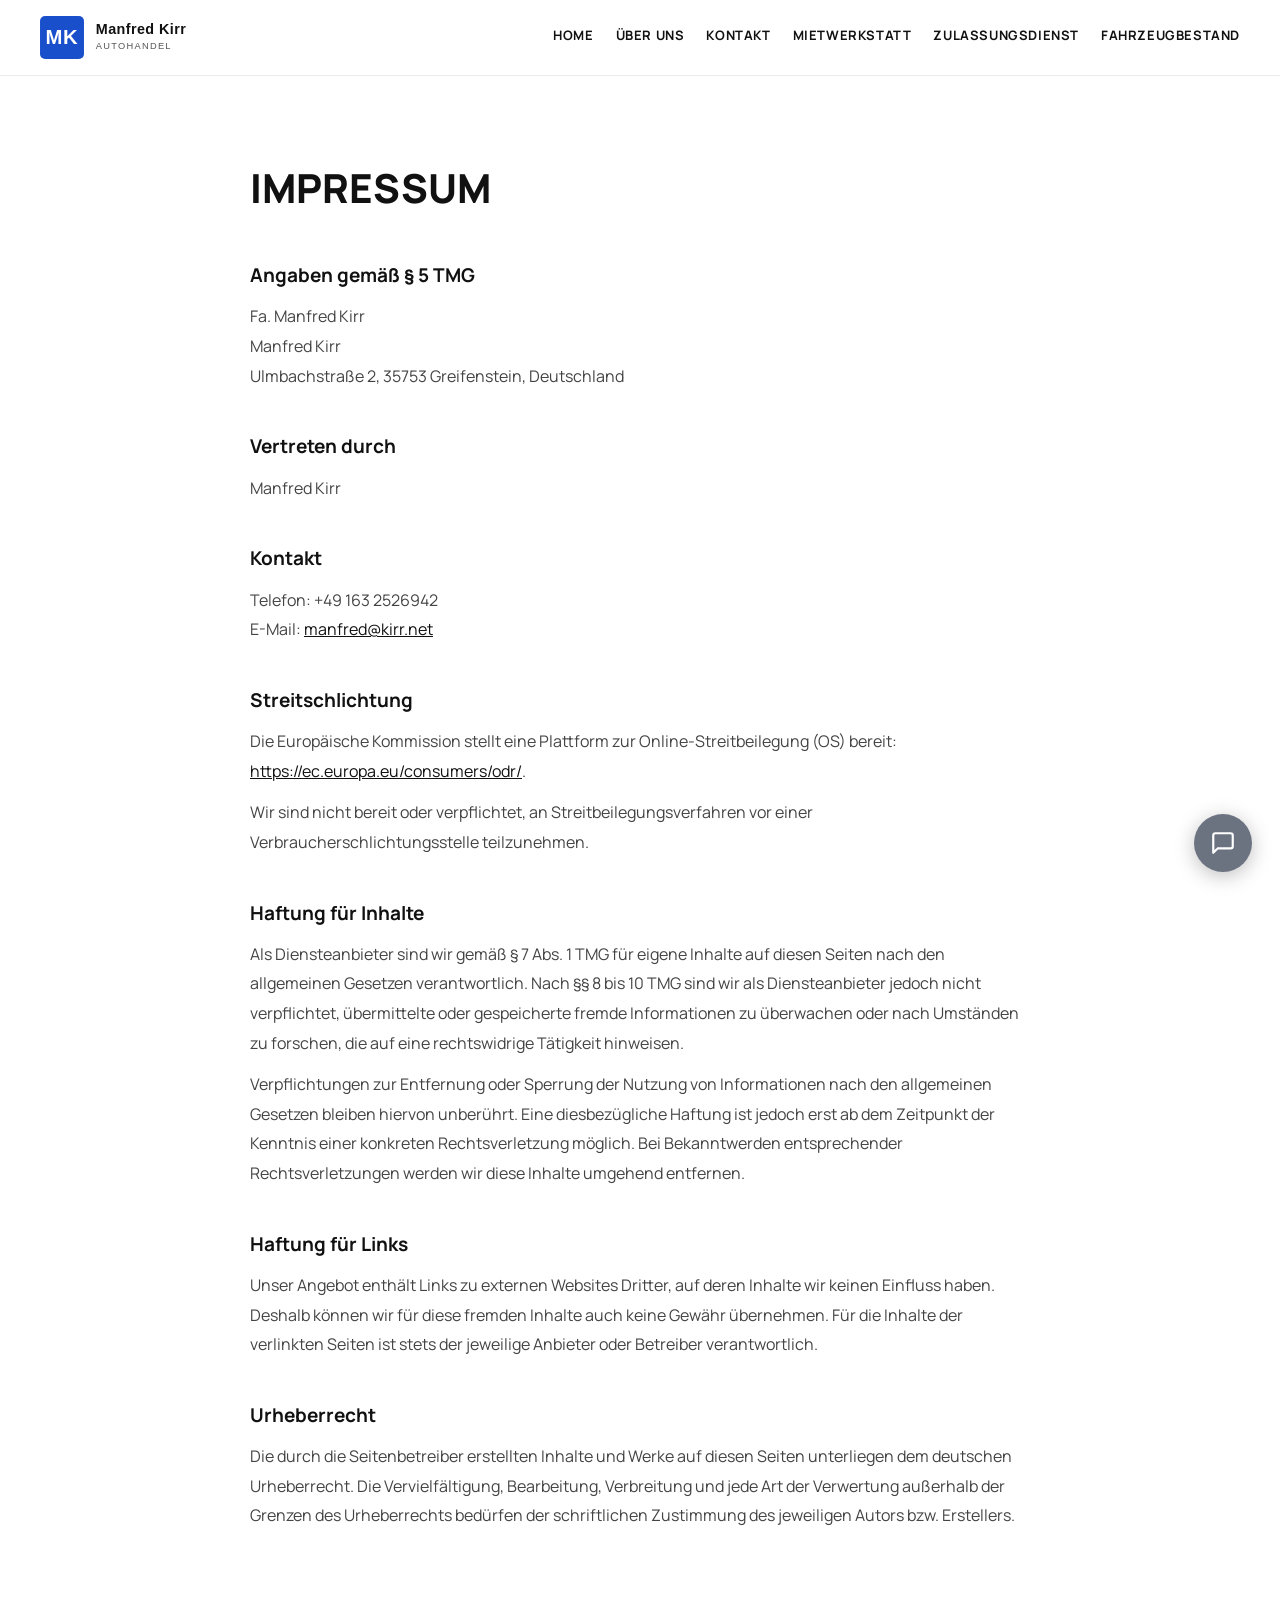
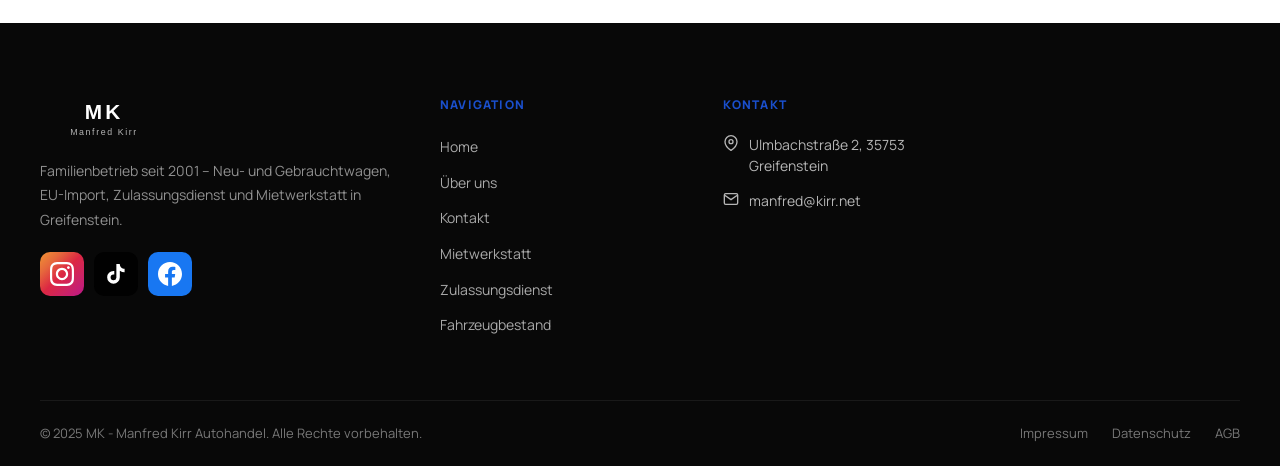
<file: impressum/index.html>
<!DOCTYPE html>
<html lang="de">
<head>
  <meta charset="UTF-8"/>
  <meta name="viewport" content="width=device-width, initial-scale=1.0"/>
  <title>Impressum – MK - Manfred Kirr Autohandel</title>
  <link rel="stylesheet" href="../css/style.css"/>
</head>
<body>

  <!-- HEADER -->
  <header class="site-header" id="site-header">
    <a href="../index.html" class="header-logo">
      <img src="../images/logo-mk.svg"
           alt="Manfred Kirr Logo"/>
    </a>
    <nav class="main-nav">
      <a href="../index.html">Home</a>
      <a href="../uber-uns/index.html">Über uns</a>
      <a href="../kontakt/index.html">Kontakt</a>
      <a href="../mietwerkstatt/index.html">Mietwerkstatt</a>
      <a href="../zulassungsdienst/index.html">Zulassungsdienst</a>
      <a href="https://home.mobile.de/MK-MASCHINEN" target="_blank" rel="noopener">Fahrzeugbestand</a>
    </nav>
    <button class="hamburger" id="hamburger" aria-label="Menü öffnen">
      <span></span><span></span><span></span>
    </button>
  </header>

  <!-- MOBILE NAV -->
  <nav class="mobile-nav" id="mobile-nav">
    <button class="mobile-nav-close" id="mobile-nav-close" aria-label="Menü schließen">&times;</button>
    <a href="../index.html">Home</a>
      <a href="../uber-uns/index.html">Über uns</a>
      <a href="../kontakt/index.html">Kontakt</a>
      <a href="../mietwerkstatt/index.html">Mietwerkstatt</a>
      <a href="../zulassungsdienst/index.html">Zulassungsdienst</a>
    <a href="https://home.mobile.de/MK-MASCHINEN" target="_blank" rel="noopener">Fahrzeugbestand</a>
  </nav>

  <!-- CONTENT -->
  <div class="legal-section">
    <h1>Impressum</h1>

    <h2>Angaben gemäß § 5 TMG</h2>
    <p>
      Fa. Manfred Kirr<br/>
      Manfred Kirr<br/>
      Ulmbachstraße 2, 35753 Greifenstein, Deutschland
    </p>

    <h2>Vertreten durch</h2>
    <p>Manfred Kirr</p>

    <h2>Kontakt</h2>
    <p>
      Telefon: +49 163 2526942<br/>
      E-Mail: <a href="mailto:manfred@kirr.net">manfred@kirr.net</a>
    </p>

    <h2>Streitschlichtung</h2>
    <p>
      Die Europäische Kommission stellt eine Plattform zur Online-Streitbeilegung (OS) bereit:
      <a href="https://ec.europa.eu/consumers/odr/" target="_blank" rel="noopener">https://ec.europa.eu/consumers/odr/</a>.
    </p>
    <p>
      Wir sind nicht bereit oder verpflichtet, an Streitbeilegungsverfahren vor einer
      Verbraucherschlichtungsstelle teilzunehmen.
    </p>

    <h2>Haftung für Inhalte</h2>
    <p>
      Als Diensteanbieter sind wir gemäß § 7 Abs. 1 TMG für eigene Inhalte auf diesen Seiten nach den
      allgemeinen Gesetzen verantwortlich. Nach §§ 8 bis 10 TMG sind wir als Diensteanbieter jedoch nicht
      verpflichtet, übermittelte oder gespeicherte fremde Informationen zu überwachen oder nach Umständen
      zu forschen, die auf eine rechtswidrige Tätigkeit hinweisen.
    </p>
    <p>
      Verpflichtungen zur Entfernung oder Sperrung der Nutzung von Informationen nach den allgemeinen
      Gesetzen bleiben hiervon unberührt. Eine diesbezügliche Haftung ist jedoch erst ab dem Zeitpunkt der
      Kenntnis einer konkreten Rechtsverletzung möglich. Bei Bekanntwerden entsprechender Rechtsverletzungen
      werden wir diese Inhalte umgehend entfernen.
    </p>

    <h2>Haftung für Links</h2>
    <p>
      Unser Angebot enthält Links zu externen Websites Dritter, auf deren Inhalte wir keinen Einfluss haben.
      Deshalb können wir für diese fremden Inhalte auch keine Gewähr übernehmen. Für die Inhalte der
      verlinkten Seiten ist stets der jeweilige Anbieter oder Betreiber verantwortlich.
    </p>

    <h2>Urheberrecht</h2>
    <p>
      Die durch die Seitenbetreiber erstellten Inhalte und Werke auf diesen Seiten unterliegen dem deutschen
      Urheberrecht. Die Vervielfältigung, Bearbeitung, Verbreitung und jede Art der Verwertung außerhalb der
      Grenzen des Urheberrechts bedürfen der schriftlichen Zustimmung des jeweiligen Autors bzw. Erstellers.
    </p>
  </div>

  <!-- FOOTER -->
  <footer class="site-footer">
    <div class="footer-grid">
      <div class="footer-brand">
        <img src="../images/logo-mk-footer.svg"
             alt="Manfred Kirr"/>
        <p>Familienbetrieb seit 2001 – Neu- und Gebrauchtwagen, EU-Import, Zulassungsdienst und Mietwerkstatt in Greifenstein.</p>
        <div class="footer-social">
          <a href="https://www.instagram.com/manfred.kirr/" target="_blank" rel="noopener" class="social-icon ig" aria-label="Instagram">
            <svg width="24" height="24" viewBox="0 0 24 24" fill="currentColor"><path d="M12 2.163c3.204 0 3.584.012 4.85.07 3.252.148 4.771 1.691 4.919 4.919.058 1.265.069 1.645.069 4.849 0 3.205-.012 3.584-.069 4.849-.149 3.225-1.664 4.771-4.919 4.919-1.266.058-1.644.07-4.85.07-3.204 0-3.584-.012-4.849-.07-3.26-.149-4.771-1.699-4.919-4.92-.058-1.265-.07-1.644-.07-4.849 0-3.204.013-3.583.07-4.849.149-3.227 1.664-4.771 4.919-4.919 1.266-.057 1.645-.069 4.849-.069zm0-2.163c-3.259 0-3.667.014-4.947.072-4.358.2-6.78 2.618-6.98 6.98-.059 1.281-.073 1.689-.073 4.948 0 3.259.014 3.668.072 4.948.2 4.358 2.618 6.78 6.98 6.98 1.281.058 1.689.072 4.948.072 3.259 0 3.668-.014 4.948-.072 4.354-.2 6.782-2.618 6.979-6.98.059-1.28.073-1.689.073-4.948 0-3.259-.014-3.667-.072-4.947-.196-4.354-2.617-6.78-6.979-6.98-1.281-.059-1.69-.073-4.949-.073zm0 5.838c-3.403 0-6.162 2.759-6.162 6.162s2.759 6.163 6.162 6.163 6.162-2.759 6.162-6.163c0-3.403-2.759-6.162-6.162-6.162zm0 10.162c-2.209 0-4-1.79-4-4 0-2.209 1.791-4 4-4s4 1.791 4 4c0 2.21-1.791 4-4 4zm6.406-11.845c-.796 0-1.441.645-1.441 1.44s.645 1.44 1.441 1.44c.795 0 1.439-.645 1.439-1.44s-.644-1.44-1.439-1.44z"/></svg>
          </a>
      <a href="https://www.tiktok.com/@anne.kirr" target="_blank" rel="noopener" class="social-icon tt" aria-label="TikTok">
            <svg width="24" height="24" viewBox="0 0 24 24" fill="currentColor"><path d="M19.59 6.69a4.83 4.83 0 0 1-3.77-4.25V2h-3.45v13.67a2.89 2.89 0 0 1-2.88 2.5 2.89 2.89 0 0 1-2.89-2.89 2.89 2.89 0 0 1 2.89-2.89c.28 0 .54.04.79.1V9.01a6.33 6.33 0 0 0-.79-.05 6.34 6.34 0 0 0-6.34 6.34 6.34 6.34 0 0 0 6.34 6.34 6.34 6.34 0 0 0 6.33-6.34V8.69a8.18 8.18 0 0 0 4.78 1.52V6.75a4.85 4.85 0 0 1-1.01-.06z"/></svg>
          </a>
          <a href="https://www.facebook.com/people/Autoh%C3%A4ndler-Manfred-Kirr/100068061255265/?mibextid=wwXIfr&rdid=THfHPeiqBXxORD5K&share_url=https%3A%2F%2Fwww.facebook.com%2Fshare%2F1DKRjkTGK3%2F%3Fmibextid%3DwwXIfr" target="_blank" rel="noopener" class="social-icon fb" aria-label="Facebook">
            <svg width="24" height="24" viewBox="0 0 24 24" fill="currentColor"><path d="M24 12.073c0-6.627-5.373-12-12-12s-12 5.373-12 12c0 5.99 4.388 10.954 10.125 11.854v-8.385H7.078v-3.47h3.047V9.43c0-3.007 1.792-4.669 4.533-4.669 1.312 0 2.686.235 2.686.235v2.953H15.83c-1.491 0-1.956.925-1.956 1.874v2.25h3.328l-.532 3.47h-2.796v8.385C19.612 23.027 24 18.062 24 12.073z"/></svg>
          </a>
        </div>
      </div>


      <div class="footer-col">
        <h4>Navigation</h4>
        <ul>
          <li><a href="../index.html">Home</a></li>
          <li><a href="../uber-uns/index.html">Über uns</a></li>
          <li><a href="../kontakt/index.html">Kontakt</a></li>
          <li><a href="../mietwerkstatt/index.html">Mietwerkstatt</a></li>
          <li><a href="../zulassungsdienst/index.html">Zulassungsdienst</a></li>
          <li><a href="https://home.mobile.de/MK-MASCHINEN" target="_blank" rel="noopener">Fahrzeugbestand</a></li>
        </ul>
      </div>
      <div class="footer-col">
        <h4>Kontakt</h4>
        <div class="footer-contact-item">
          <svg width="16" height="16" viewBox="0 0 24 24" fill="none" stroke="currentColor" stroke-width="2"><path d="M21 10c0 7-9 13-9 13s-9-6-9-13a9 9 0 0 1 18 0z"/><circle cx="12" cy="10" r="3"/></svg>
          <span>Ulmbachstraße 2, 35753 Greifenstein</span>
        </div>
        <div class="footer-contact-item">
          <svg width="16" height="16" viewBox="0 0 24 24" fill="none" stroke="currentColor" stroke-width="2"><path d="M4 4h16c1.1 0 2 .9 2 2v12c0 1.1-.9 2-2 2H4c-1.1 0-2-.9-2-2V6c0-1.1.9-2 2-2z"/><polyline points="22,6 12,13 2,6"/></svg>
          <a href="mailto:manfred@kirr.net">manfred@kirr.net</a>
        </div>
      </div>
    </div>
    <div class="footer-bottom">
      <span>&copy; 2025 MK - Manfred Kirr Autohandel. Alle Rechte vorbehalten.</span>
      <div class="footer-bottom-links">
        <a href="index.html">Impressum</a>
        <a href="../datenschutz/index.html">Datenschutz</a>
        <a href="../agb/index.html">AGB</a>
      </div>
    </div>
  </footer>

  <script>
    const header = document.getElementById('site-header');
    window.addEventListener('scroll', () => {
      header.classList.toggle('scrolled', window.scrollY > 20);
    });
    const hamburger = document.getElementById('hamburger');
    const mobileNav = document.getElementById('mobile-nav');
    const mobileClose = document.getElementById('mobile-nav-close');
    hamburger.addEventListener('click', () => mobileNav.classList.add('open'));
    mobileClose.addEventListener('click', () => mobileNav.classList.remove('open'));
    mobileNav.querySelectorAll('a').forEach(a => {
      a.addEventListener('click', () => mobileNav.classList.remove('open'));
    });
  </script>
  <script src="../js/chatbot.js"></script>
</body>
</html>
</file>
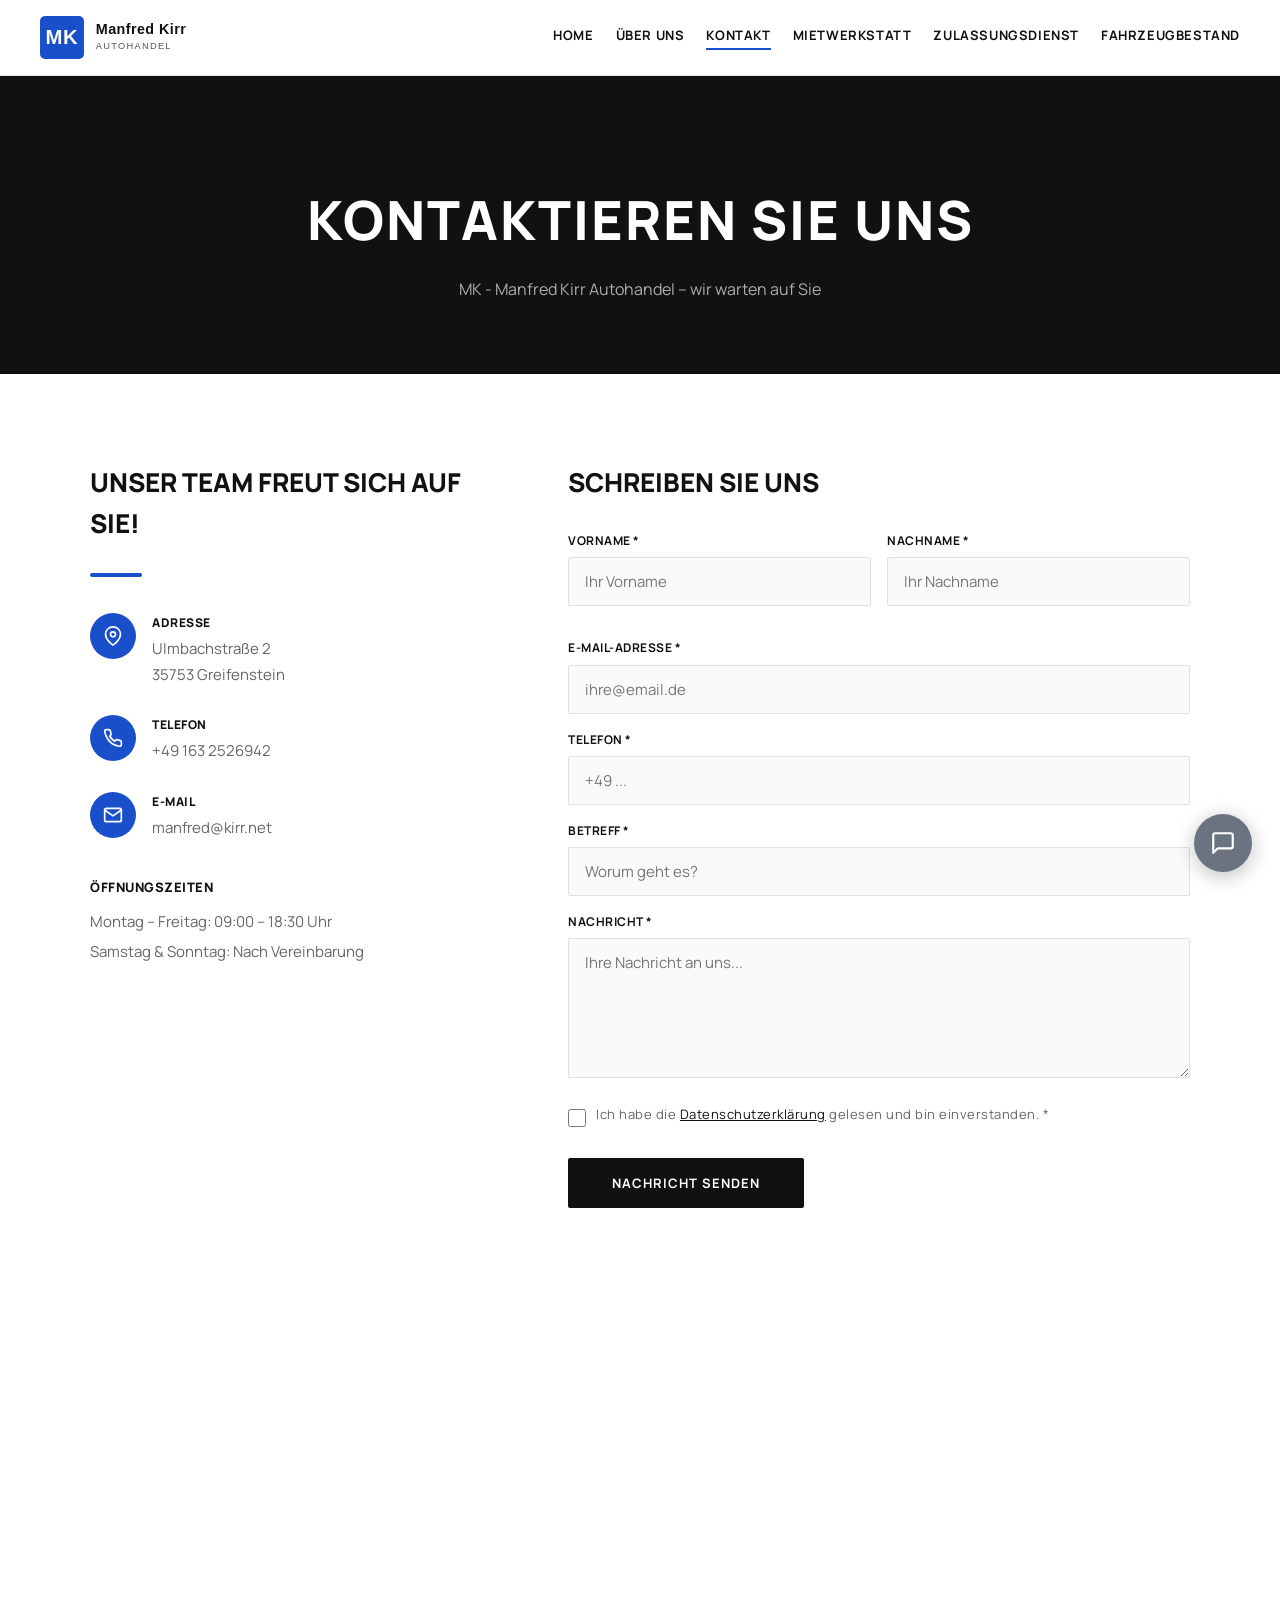
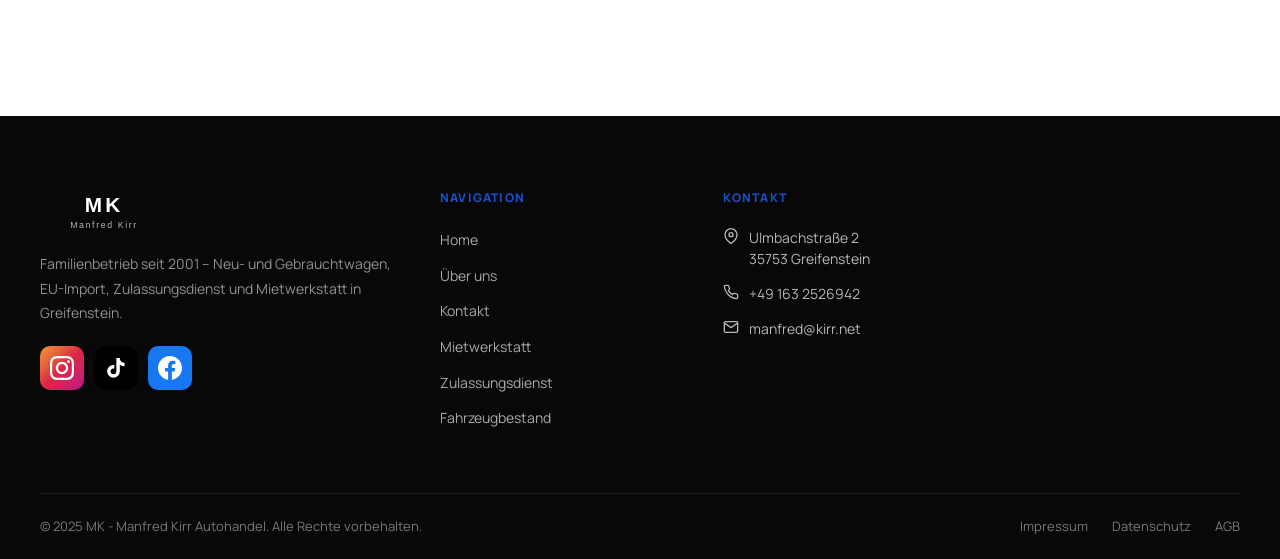
<file: kontakt/index.html>
<!DOCTYPE html>
<html lang="de">
<head>
  <meta charset="UTF-8"/>
  <meta name="viewport" content="width=device-width, initial-scale=1.0"/>
  <title>Kontakt – MK - Manfred Kirr Autohandel</title>
  <meta name="description" content="Kontaktieren Sie MK - Manfred Kirr Autohandel in Greifenstein – wir beraten Sie gerne zu Neu- und Gebrauchtwagen, EU-Import, Ankauf und unseren Serviceleistungen."/>
  <link rel="stylesheet" href="../css/style.css"/>
</head>
<body>

  <!-- HEADER -->
  <header class="site-header" id="site-header">
    <a href="../index.html" class="header-logo">
      <img src="../images/logo-mk.svg"
           alt="Manfred Kirr Logo"/>
    </a>
    <nav class="main-nav">
      <a href="../index.html">Home</a>
      <a href="../uber-uns/index.html">Über uns</a>
      <a href="index.html" class="active">Kontakt</a>
      <a href="../mietwerkstatt/index.html">Mietwerkstatt</a>
      <a href="../zulassungsdienst/index.html">Zulassungsdienst</a>
      <a href="https://home.mobile.de/MK-MASCHINEN" target="_blank" rel="noopener">Fahrzeugbestand</a>
    </nav>
    <button class="hamburger" id="hamburger" aria-label="Menü öffnen">
      <span></span><span></span><span></span>
    </button>
  </header>

  <!-- MOBILE NAV -->
  <nav class="mobile-nav" id="mobile-nav">
    <button class="mobile-nav-close" id="mobile-nav-close" aria-label="Menü schließen">&times;</button>
    <a href="../index.html">Home</a>
      <a href="../uber-uns/index.html">Über uns</a>
      <a href="index.html">Kontakt</a>
      <a href="../mietwerkstatt/index.html">Mietwerkstatt</a>
      <a href="../zulassungsdienst/index.html">Zulassungsdienst</a>
    <a href="https://home.mobile.de/MK-MASCHINEN" target="_blank" rel="noopener">Fahrzeugbestand</a>
  </nav>

  <!-- PAGE HERO -->
  <section class="page-hero">
    <h1>Kontaktieren Sie uns</h1>
    <p>MK - Manfred Kirr Autohandel – wir warten auf Sie</p>
  </section>

  <!-- CONTACT SECTION -->
  <section class="section">
    <div class="contact-grid">

      <!-- Info -->
      <div class="contact-info">
        <h2>Unser Team freut sich auf Sie!</h2>
        <span class="yellow-bar" style="margin-left:0;"></span>

        <div class="contact-info-item">
          <div class="contact-info-icon">
            <svg width="20" height="20" viewBox="0 0 24 24" fill="none" stroke="currentColor" stroke-width="2" stroke-linecap="round" stroke-linejoin="round">
              <path d="M21 10c0 7-9 13-9 13s-9-6-9-13a9 9 0 0 1 18 0z"/><circle cx="12" cy="10" r="3"/>
            </svg>
          </div>
          <div class="contact-info-text">
            <strong>Adresse</strong>
            <span>Ulmbachstraße 2<br/>35753 Greifenstein</span>
          </div>
        </div>

        <div class="contact-info-item">
          <div class="contact-info-icon">
            <svg width="20" height="20" viewBox="0 0 24 24" fill="none" stroke="currentColor" stroke-width="2" stroke-linecap="round" stroke-linejoin="round">
              <path d="M22 16.92v3a2 2 0 0 1-2.18 2 19.79 19.79 0 0 1-8.63-3.07A19.5 19.5 0 0 1 4.99 12a19.79 19.79 0 0 1-3.07-8.67A2 2 0 0 1 3.92 2h3a2 2 0 0 1 2 1.72c.127.96.361 1.903.7 2.81a2 2 0 0 1-.45 2.11L8.09 9.91a16 16 0 0 0 6 6l1.27-1.27a2 2 0 0 1 2.11-.45c.907.339 1.85.573 2.81.7A2 2 0 0 1 22 16.92z"/>
            </svg>
          </div>
          <div class="contact-info-text">
            <strong>Telefon</strong>
            <a href="tel:+491632526942">+49 163 2526942</a>
          </div>
        </div>

        <div class="contact-info-item">
          <div class="contact-info-icon">
            <svg width="20" height="20" viewBox="0 0 24 24" fill="none" stroke="currentColor" stroke-width="2" stroke-linecap="round" stroke-linejoin="round">
              <path d="M4 4h16c1.1 0 2 .9 2 2v12c0 1.1-.9 2-2 2H4c-1.1 0-2-.9-2-2V6c0-1.1.9-2 2-2z"/><polyline points="22,6 12,13 2,6"/>
            </svg>
          </div>
          <div class="contact-info-text">
            <strong>E-Mail</strong>
            <a href="mailto:manfred@kirr.net">manfred@kirr.net</a>
          </div>
        </div>

        <div class="opening-hours">
          <h3>Öffnungszeiten</h3>
          <p>Montag – Freitag: 09:00 – 18:30 Uhr</p>
          <p>Samstag &amp; Sonntag: Nach Vereinbarung</p>
        </div>
      </div>

      <!-- Form -->
      <div class="contact-form-wrap">
        <h2>Schreiben Sie uns</h2>
        <form class="contact-form" id="contact-form" novalidate>
          <div class="form-row">
            <div class="form-group">
              <label for="vorname">Vorname *</label>
              <input type="text" id="vorname" name="vorname" placeholder="Ihr Vorname" required/>
            </div>
            <div class="form-group">
              <label for="nachname">Nachname *</label>
              <input type="text" id="nachname" name="nachname" placeholder="Ihr Nachname" required/>
            </div>
          </div>
          <div class="form-group">
            <label for="email">E-Mail-Adresse *</label>
            <input type="email" id="email" name="email" placeholder="ihre@email.de" required/>
          </div>
          <div class="form-group">
            <label for="telefon">Telefon *</label>
            <input type="tel" id="telefon" name="telefon" placeholder="+49 ..." required/>
          </div>
          <div class="form-group">
            <label for="betreff">Betreff *</label>
            <input type="text" id="betreff" name="betreff" placeholder="Worum geht es?" required/>
          </div>
          <div class="form-group">
            <label for="nachricht">Nachricht *</label>
            <textarea id="nachricht" name="nachricht" placeholder="Ihre Nachricht an uns..." required></textarea>
          </div>
          <div class="form-group" style="flex-direction:row;align-items:center;gap:10px;">
            <input type="checkbox" id="datenschutz" name="datenschutz" style="width:18px;height:18px;flex-shrink:0;" required/>
            <label for="datenschutz" style="text-transform:none;font-size:13px;font-weight:400;color:#666;">
              Ich habe die <a href="../datenschutz/index.html" style="text-decoration:underline;color:#111;">Datenschutzerklärung</a> gelesen und bin einverstanden. *
            </label>
          </div>
          <button type="submit" class="btn-submit">Nachricht senden</button>
          <div id="form-error" style="display:none;margin-top:12px;padding:12px 16px;background:#fee2e2;color:#b91c1c;border-radius:8px;font-size:13px;font-weight:600;">
            Bitte stimmen Sie der Datenschutzerklärung zu, um die Nachricht zu senden.
          </div>
          <div id="form-success" style="display:none;margin-top:16px;padding:14px 20px;background:#e8f5e9;color:#2e7d32;border-radius:2px;font-size:14px;font-weight:600;">
            Vielen Dank! Ihre Nachricht wurde erfolgreich gesendet. Wir melden uns in Kürze bei Ihnen.
          </div>
        </form>
      </div>

    </div>
  </section>

  <!-- MAP -->
  <div class="map-section">
    <iframe
      src="https://maps.google.com/maps?f=q&hl=de&q=Ulmbachstra%C3%9Fe+2,+35753+Greifenstein,+Deutschland&ie=UTF8&t=&z=15&iwloc=B&output=embed"
      allowfullscreen=""
      loading="lazy"
      referrerpolicy="no-referrer-when-downgrade"
      title="MK - Manfred Kirr Autohandel – Standort">
    </iframe>
  </div>

  <!-- FOOTER -->
  <footer class="site-footer">
    <div class="footer-grid">
      <div class="footer-brand">
        <img src="../images/logo-mk-footer.svg"
             alt="Manfred Kirr"/>
        <p>Familienbetrieb seit 2001 – Neu- und Gebrauchtwagen, EU-Import, Zulassungsdienst und Mietwerkstatt in Greifenstein.</p>
        <div class="footer-social">
          <a href="https://www.instagram.com/manfred.kirr/" target="_blank" rel="noopener" class="social-icon ig" aria-label="Instagram">
            <svg width="24" height="24" viewBox="0 0 24 24" fill="currentColor"><path d="M12 2.163c3.204 0 3.584.012 4.85.07 3.252.148 4.771 1.691 4.919 4.919.058 1.265.069 1.645.069 4.849 0 3.205-.012 3.584-.069 4.849-.149 3.225-1.664 4.771-4.919 4.919-1.266.058-1.644.07-4.85.07-3.204 0-3.584-.012-4.849-.07-3.26-.149-4.771-1.699-4.919-4.92-.058-1.265-.07-1.644-.07-4.849 0-3.204.013-3.583.07-4.849.149-3.227 1.664-4.771 4.919-4.919 1.266-.057 1.645-.069 4.849-.069zm0-2.163c-3.259 0-3.667.014-4.947.072-4.358.2-6.78 2.618-6.98 6.98-.059 1.281-.073 1.689-.073 4.948 0 3.259.014 3.668.072 4.948.2 4.358 2.618 6.78 6.98 6.98 1.281.058 1.689.072 4.948.072 3.259 0 3.668-.014 4.948-.072 4.354-.2 6.782-2.618 6.979-6.98.059-1.28.073-1.689.073-4.948 0-3.259-.014-3.667-.072-4.947-.196-4.354-2.617-6.78-6.979-6.98-1.281-.059-1.69-.073-4.949-.073zm0 5.838c-3.403 0-6.162 2.759-6.162 6.162s2.759 6.163 6.162 6.163 6.162-2.759 6.162-6.163c0-3.403-2.759-6.162-6.162-6.162zm0 10.162c-2.209 0-4-1.79-4-4 0-2.209 1.791-4 4-4s4 1.791 4 4c0 2.21-1.791 4-4 4zm6.406-11.845c-.796 0-1.441.645-1.441 1.44s.645 1.44 1.441 1.44c.795 0 1.439-.645 1.439-1.44s-.644-1.44-1.439-1.44z"/></svg>
          </a>
      <a href="https://www.tiktok.com/@anne.kirr" target="_blank" rel="noopener" class="social-icon tt" aria-label="TikTok">
            <svg width="24" height="24" viewBox="0 0 24 24" fill="currentColor"><path d="M19.59 6.69a4.83 4.83 0 0 1-3.77-4.25V2h-3.45v13.67a2.89 2.89 0 0 1-2.88 2.5 2.89 2.89 0 0 1-2.89-2.89 2.89 2.89 0 0 1 2.89-2.89c.28 0 .54.04.79.1V9.01a6.33 6.33 0 0 0-.79-.05 6.34 6.34 0 0 0-6.34 6.34 6.34 6.34 0 0 0 6.34 6.34 6.34 6.34 0 0 0 6.33-6.34V8.69a8.18 8.18 0 0 0 4.78 1.52V6.75a4.85 4.85 0 0 1-1.01-.06z"/></svg>
          </a>
          <a href="https://www.facebook.com/people/Autoh%C3%A4ndler-Manfred-Kirr/100068061255265/?mibextid=wwXIfr&rdid=THfHPeiqBXxORD5K&share_url=https%3A%2F%2Fwww.facebook.com%2Fshare%2F1DKRjkTGK3%2F%3Fmibextid%3DwwXIfr" target="_blank" rel="noopener" class="social-icon fb" aria-label="Facebook">
            <svg width="24" height="24" viewBox="0 0 24 24" fill="currentColor"><path d="M24 12.073c0-6.627-5.373-12-12-12s-12 5.373-12 12c0 5.99 4.388 10.954 10.125 11.854v-8.385H7.078v-3.47h3.047V9.43c0-3.007 1.792-4.669 4.533-4.669 1.312 0 2.686.235 2.686.235v2.953H15.83c-1.491 0-1.956.925-1.956 1.874v2.25h3.328l-.532 3.47h-2.796v8.385C19.612 23.027 24 18.062 24 12.073z"/></svg>
          </a>
        </div>
      </div>


      <div class="footer-col">
        <h4>Navigation</h4>
        <ul>
          <li><a href="../index.html">Home</a></li>
          <li><a href="../uber-uns/index.html">Über uns</a></li>
          <li><a href="../kontakt/index.html">Kontakt</a></li>
          <li><a href="../mietwerkstatt/index.html">Mietwerkstatt</a></li>
          <li><a href="../zulassungsdienst/index.html">Zulassungsdienst</a></li>
          <li><a href="https://home.mobile.de/MK-MASCHINEN" target="_blank" rel="noopener">Fahrzeugbestand</a></li>
        </ul>
      </div>
      <div class="footer-col">
        <h4>Kontakt</h4>
        <div class="footer-contact-item">
          <svg width="16" height="16" viewBox="0 0 24 24" fill="none" stroke="currentColor" stroke-width="2" stroke-linecap="round" stroke-linejoin="round">
            <path d="M21 10c0 7-9 13-9 13s-9-6-9-13a9 9 0 0 1 18 0z"/><circle cx="12" cy="10" r="3"/>
          </svg>
          <span>Ulmbachstraße 2<br/>35753 Greifenstein</span>
        </div>
        <div class="footer-contact-item">
          <svg width="16" height="16" viewBox="0 0 24 24" fill="none" stroke="currentColor" stroke-width="2" stroke-linecap="round" stroke-linejoin="round">
            <path d="M22 16.92v3a2 2 0 0 1-2.18 2 19.79 19.79 0 0 1-8.63-3.07A19.5 19.5 0 0 1 4.99 12a19.79 19.79 0 0 1-3.07-8.67A2 2 0 0 1 3.92 2h3a2 2 0 0 1 2 1.72c.127.96.361 1.903.7 2.81a2 2 0 0 1-.45 2.11L8.09 9.91a16 16 0 0 0 6 6l1.27-1.27a2 2 0 0 1 2.11-.45c.907.339 1.85.573 2.81.7A2 2 0 0 1 22 16.92z"/>
          </svg>
          <a href="tel:+491632526942">+49 163 2526942</a>
        </div>
        <div class="footer-contact-item">
          <svg width="16" height="16" viewBox="0 0 24 24" fill="none" stroke="currentColor" stroke-width="2" stroke-linecap="round" stroke-linejoin="round">
            <path d="M4 4h16c1.1 0 2 .9 2 2v12c0 1.1-.9 2-2 2H4c-1.1 0-2-.9-2-2V6c0-1.1.9-2 2-2z"/><polyline points="22,6 12,13 2,6"/>
          </svg>
          <a href="mailto:manfred@kirr.net">manfred@kirr.net</a>
        </div>
      </div>

    </div>

    <div class="footer-bottom">
      <span>&copy; 2025 MK - Manfred Kirr Autohandel. Alle Rechte vorbehalten.</span>
      <div class="footer-bottom-links">
        <a href="../impressum/index.html">Impressum</a>
      <a href="../datenschutz/index.html">Datenschutz</a>
      <a href="../agb/index.html">AGB</a>
      </div>
    </div>
  </footer>

  <script>
    const header = document.getElementById('site-header');
    window.addEventListener('scroll', () => {
      header.classList.toggle('scrolled', window.scrollY > 20);
    });
    const hamburger = document.getElementById('hamburger');
    const mobileNav = document.getElementById('mobile-nav');
    const mobileClose = document.getElementById('mobile-nav-close');
    hamburger.addEventListener('click', () => mobileNav.classList.add('open'));
    mobileClose.addEventListener('click', () => mobileNav.classList.remove('open'));
    mobileNav.querySelectorAll('a').forEach(a => {
      a.addEventListener('click', () => mobileNav.classList.remove('open'));
    });

    // Form submit
    document.getElementById('contact-form').addEventListener('submit', function(e) {
      e.preventDefault();
      var form = this;
      var datenschutz = document.getElementById('datenschutz');
      var errorEl = document.getElementById('form-error');
      var successEl = document.getElementById('form-success');
      var submitBtn = form.querySelector('button[type="submit"]');

      // Datenschutz check
      if (!datenschutz.checked) {
        errorEl.textContent = 'Bitte stimmen Sie der Datenschutzerklärung zu, um die Nachricht zu senden.';
        errorEl.style.display = 'block';
        datenschutz.focus();
        return;
      }
      errorEl.style.display = 'none';

      // Send to Formspree
      submitBtn.disabled = true;
      submitBtn.textContent = 'Wird gesendet…';

      fetch('https://formspree.io/f/xwvajrzy', {
        method: 'POST',
        body: new FormData(form),
        headers: { 'Accept': 'application/json' }
      })
      .then(function(response) {
        if (response.ok) {
          successEl.style.display = 'block';
          form.reset();
          setTimeout(function() { successEl.style.display = 'none'; }, 6000);
        } else {
          return response.json().then(function(data) {
            var msg = (data.errors && data.errors.map(function(e){ return e.message; }).join(', ')) || 'Fehler beim Senden. Bitte versuchen Sie es erneut.';
            errorEl.textContent = msg;
            errorEl.style.display = 'block';
          });
        }
      })
      .catch(function() {
        errorEl.textContent = 'Netzwerkfehler. Bitte überprüfen Sie Ihre Internetverbindung und versuchen Sie es erneut.';
        errorEl.style.display = 'block';
      })
      .finally(function() {
        submitBtn.disabled = false;
        submitBtn.textContent = 'Nachricht senden';
      });
    });
  </script>
  <script src="../js/chatbot.js"></script>
</body>
</html>
</file>
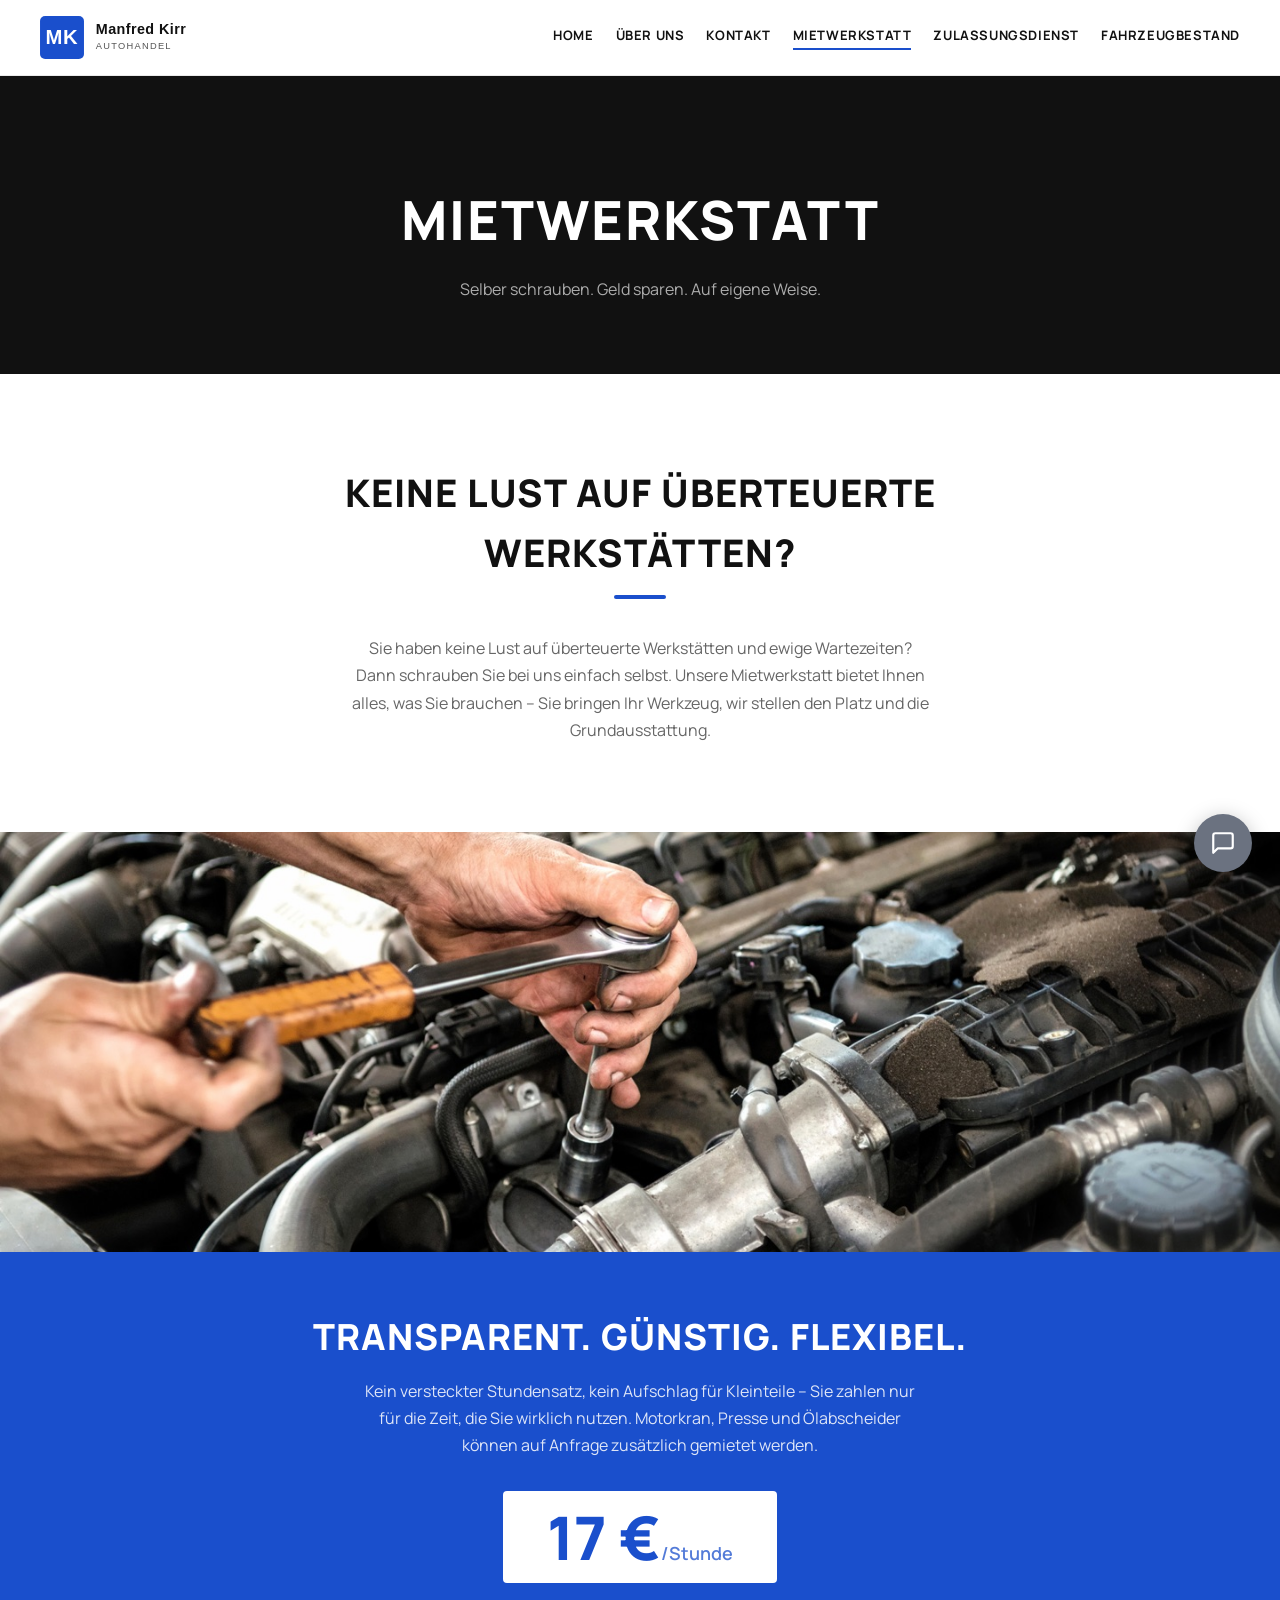
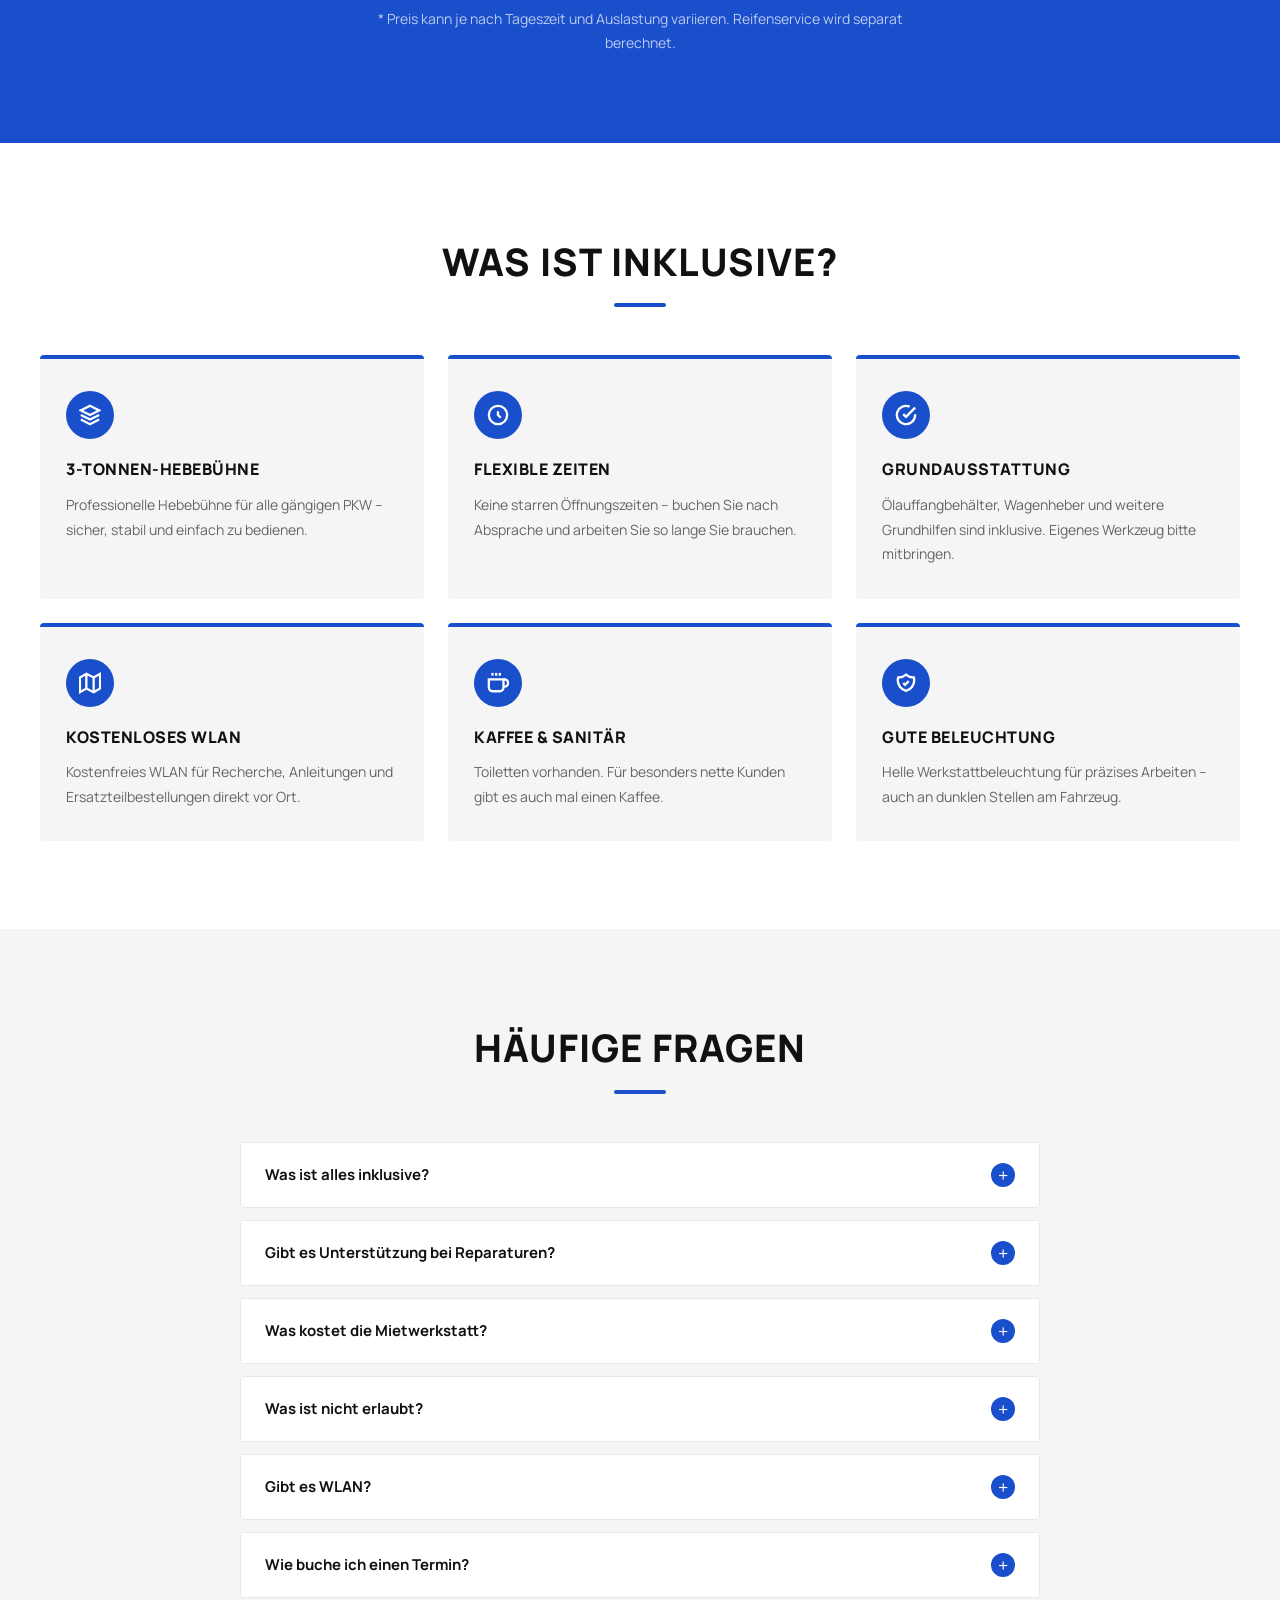
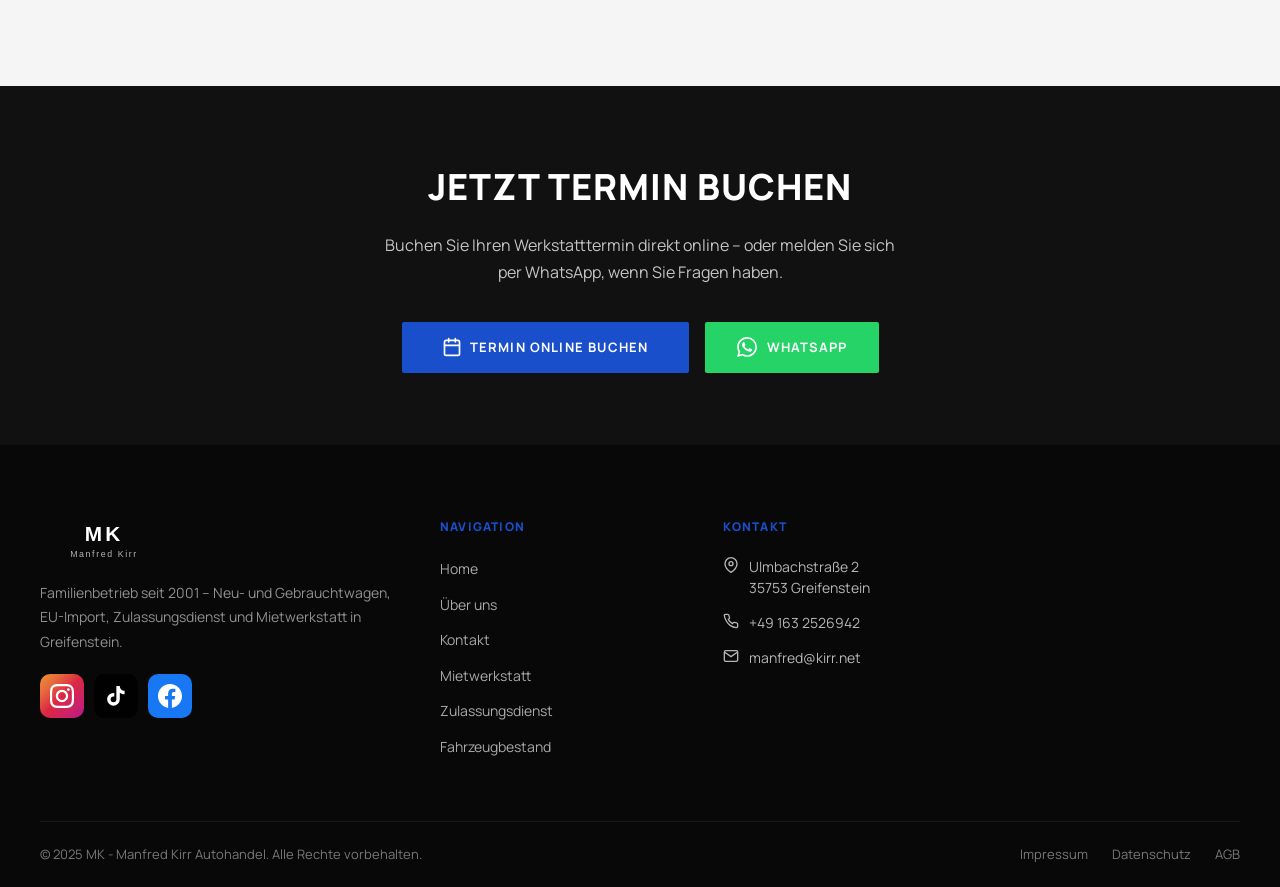
<file: mietwerkstatt/index.html>
<!DOCTYPE html>
<html lang="de">
<head>
  <meta charset="UTF-8"/>
  <meta name="viewport" content="width=device-width, initial-scale=1.0"/>
  <title>Mietwerkstatt – MK - Manfred Kirr Autohandel</title>
  <meta name="description" content="Mietwerkstatt in Greifenstein – Hebebühne mieten ab 17 €/Std. Selber schrauben, Geld sparen. Kein Termin nötig."/>
  <link rel="stylesheet" href="../css/style.css"/>
</head>
<body>

  <!-- HEADER -->
  <header class="site-header" id="site-header">
    <a href="../index.html" class="header-logo">
      <img src="../images/logo-mk.svg" alt="Manfred Kirr Logo"/>
    </a>
    <nav class="main-nav">
      <a href="../index.html">Home</a>
      <a href="../uber-uns/index.html">Über uns</a>
      <a href="../kontakt/index.html">Kontakt</a>
      <a href="index.html" class="active">Mietwerkstatt</a>
      <a href="../zulassungsdienst/index.html">Zulassungsdienst</a>
      <a href="https://home.mobile.de/MK-MASCHINEN" target="_blank" rel="noopener">Fahrzeugbestand</a>
    </nav>
    <button class="hamburger" id="hamburger" aria-label="Menü öffnen">
      <span></span><span></span><span></span>
    </button>
  </header>

  <!-- MOBILE NAV -->
  <nav class="mobile-nav" id="mobile-nav">
    <button class="mobile-nav-close" id="mobile-nav-close" aria-label="Menü schließen">&times;</button>
    <a href="../index.html">Home</a>
    <a href="../uber-uns/index.html">Über uns</a>
    <a href="../kontakt/index.html">Kontakt</a>
    <a href="index.html">Mietwerkstatt</a>
    <a href="../zulassungsdienst/index.html">Zulassungsdienst</a>
    <a href="https://home.mobile.de/MK-MASCHINEN" target="_blank" rel="noopener">Fahrzeugbestand</a>
  </nav>

  <!-- PAGE HERO -->
  <section class="page-hero">
    <h1>Mietwerkstatt</h1>
    <p>Selber schrauben. Geld sparen. Auf eigene Weise.</p>
  </section>

  <!-- INTRO -->
  <section class="section" style="background: var(--white);">
    <div class="section-inner" style="max-width: 780px; text-align: center;">
      <h2 class="section-title">Keine Lust auf überteuerte Werkstätten?</h2>
      <span class="yellow-bar"></span>
      <p class="section-subtitle" style="margin-bottom: 0;">
        Sie haben keine Lust auf überteuerte Werkstätten und ewige Wartezeiten? Dann schrauben Sie bei uns einfach selbst. Unsere Mietwerkstatt bietet Ihnen alles, was Sie brauchen – Sie bringen Ihr Werkzeug, wir stellen den Platz und die Grundausstattung.
      </p>
    </div>
  </section>

  <!-- PAGE IMAGE -->
  <div class="page-image-banner">
    <img src="../images/Mecanic-web.jpg" alt="Mietwerkstatt – Mechaniker arbeitet am Motor"/>
  </div>

  <!-- PRICING BANNER -->
  <div class="price-banner">
    <h2>Transparent. Günstig. Flexibel.</h2>
    <p>Kein versteckter Stundensatz, kein Aufschlag für Kleinteile – Sie zahlen nur für die Zeit, die Sie wirklich nutzen. Motorkran, Presse und Ölabscheider können auf Anfrage zusätzlich gemietet werden.</p>
    <div class="price-tag">17 €<span>/Stunde</span></div>
    <p style="margin-top: 12px; font-size: 14px; opacity: 0.7;">* Preis kann je nach Tageszeit und Auslastung variieren. Reifenservice wird separat berechnet.</p>
  </div>

  <!-- FEATURES -->
  <section class="section" style="background: var(--white);">
    <div class="section-inner">
      <h2 class="section-title">Was ist inklusive?</h2>
      <span class="yellow-bar"></span>

      <div class="feature-grid">

        <div class="feature-card">
          <div class="feature-card-icon">
            <svg width="22" height="22" viewBox="0 0 24 24" fill="none" stroke="currentColor" stroke-width="2.5"><path d="M12 2L2 7l10 5 10-5-10-5zM2 17l10 5 10-5M2 12l10 5 10-5"/></svg>
          </div>
          <h3>3-Tonnen-Hebebühne</h3>
          <p>Professionelle Hebebühne für alle gängigen PKW – sicher, stabil und einfach zu bedienen.</p>
        </div>

        <div class="feature-card">
          <div class="feature-card-icon">
            <svg width="22" height="22" viewBox="0 0 24 24" fill="none" stroke="currentColor" stroke-width="2.5"><circle cx="12" cy="12" r="10"/><path d="M12 8v4l3 3"/></svg>
          </div>
          <h3>Flexible Zeiten</h3>
          <p>Keine starren Öffnungszeiten – buchen Sie nach Absprache und arbeiten Sie so lange Sie brauchen.</p>
        </div>

        <div class="feature-card">
          <div class="feature-card-icon">
            <svg width="22" height="22" viewBox="0 0 24 24" fill="none" stroke="currentColor" stroke-width="2.5"><path d="M22 11.08V12a10 10 0 1 1-5.93-9.14"/><polyline points="22 4 12 14.01 9 11.01"/></svg>
          </div>
          <h3>Grundausstattung</h3>
          <p>Ölauffangbehälter, Wagenheber und weitere Grundhilfen sind inklusive. Eigenes Werkzeug bitte mitbringen.</p>
        </div>

        <div class="feature-card">
          <div class="feature-card-icon">
            <svg width="22" height="22" viewBox="0 0 24 24" fill="none" stroke="currentColor" stroke-width="2.5"><path d="M1 6v16l7-4 8 4 7-4V2l-7 4-8-4-7 4z"/><path d="M8 2v16M16 6v16"/></svg>
          </div>
          <h3>Kostenloses WLAN</h3>
          <p>Kostenfreies WLAN für Recherche, Anleitungen und Ersatzteilbestellungen direkt vor Ort.</p>
        </div>

        <div class="feature-card">
          <div class="feature-card-icon">
            <svg width="22" height="22" viewBox="0 0 24 24" fill="none" stroke="currentColor" stroke-width="2.5"><path d="M18 8h1a4 4 0 0 1 0 8h-1"/><path d="M2 8h16v9a4 4 0 0 1-4 4H6a4 4 0 0 1-4-4V8z"/><line x1="6" y1="1" x2="6" y2="4"/><line x1="10" y1="1" x2="10" y2="4"/><line x1="14" y1="1" x2="14" y2="4"/></svg>
          </div>
          <h3>Kaffee & Sanitär</h3>
          <p>Toiletten vorhanden. Für besonders nette Kunden gibt es auch mal einen Kaffee.</p>
        </div>

        <div class="feature-card">
          <div class="feature-card-icon">
            <svg width="22" height="22" viewBox="0 0 24 24" fill="none" stroke="currentColor" stroke-width="2.5"><path d="M9 12l2 2 4-4m5.618-4.016A11.955 11.955 0 0 1 12 2.944a11.955 11.955 0 0 1-8.618 3.04A12.02 12.02 0 0 0 3 9c0 5.591 3.824 10.29 9 11.622 5.176-1.332 9-6.03 9-11.622 0-1.042-.133-2.052-.382-3.016z"/></svg>
          </div>
          <h3>Gute Beleuchtung</h3>
          <p>Helle Werkstattbeleuchtung für präzises Arbeiten – auch an dunklen Stellen am Fahrzeug.</p>
        </div>

      </div>
    </div>
  </section>

  <!-- FAQ -->
  <section class="section" style="background: var(--gray);">
    <div class="section-inner">
      <h2 class="section-title">Häufige Fragen</h2>
      <span class="yellow-bar"></span>

      <div class="faq-list">

        <div class="faq-item">
          <div class="faq-q">
            <span>Was ist alles inklusive?</span>
            <div class="faq-icon">+</div>
          </div>
          <div class="faq-a">
            Sie mieten eine professionelle 3-Tonnen-Hebebühne und erhalten Zugang zu Grundausstattung wie Ölauffangbehälter und Wagenheber. Eigenes Werkzeug und Ersatzteile sind selbst mitzubringen – diese sind nicht im Mietpreis enthalten.
          </div>
        </div>

        <div class="faq-item">
          <div class="faq-q">
            <span>Gibt es Unterstützung bei Reparaturen?</span>
            <div class="faq-icon">+</div>
          </div>
          <div class="faq-a">
            Nein, die Benutzung der Mietwerkstatt geschieht auf eigenes Risiko. Wir stellen den Platz und die Infrastruktur zur Verfügung, unterstützen aber nicht bei den Reparaturarbeiten selbst. Bitte bringen Sie ausreichend Vorkenntnisse oder einen erfahrenen Begleiter mit.
          </div>
        </div>

        <div class="faq-item">
          <div class="faq-q">
            <span>Was kostet die Mietwerkstatt?</span>
            <div class="faq-icon">+</div>
          </div>
          <div class="faq-a">
            Der Preis startet bei 17 €/Stunde und kann je nach Tageszeit und Auslastung variieren. Reifenservice (z. B. Reifenwechsel mit Maschine) wird separat berechnet. Kontaktiere uns vorab für eine genaue Preisauskunft.
          </div>
        </div>

        <div class="faq-item">
          <div class="faq-q">
            <span>Was ist nicht erlaubt?</span>
            <div class="faq-icon">+</div>
          </div>
          <div class="faq-a">
            Aus Sicherheitsgründen sind folgende Tätigkeiten nicht gestattet: offenes Feuer, Schweißarbeiten sowie die Entsorgung von Öl und anderen Flüssigkeiten vor Ort. Die Arbeitsbereiche sind sauber zu hinterlassen. Die vollständigen Nutzungsregeln werden vor Ort ausgehändigt.
          </div>
        </div>

        <div class="faq-item">
          <div class="faq-q">
            <span>Gibt es WLAN?</span>
            <div class="faq-icon">+</div>
          </div>
          <div class="faq-a">
            Ja, kostenfreies WLAN ist vorhanden – ideal für Online-Recherchen, YouTube-Tutorials oder das Bestellen von Ersatzteilen direkt aus der Werkstatt.
          </div>
        </div>

        <div class="faq-item">
          <div class="faq-q">
            <span>Wie buche ich einen Termin?</span>
            <div class="faq-icon">+</div>
          </div>
          <div class="faq-a">
            Ganz einfach online über unseren Calendly-Link buchen – oder per WhatsApp melden, wenn Sie Fragen haben. Die Verfügbarkeit hängt von der aktuellen Auslastung ab, daher bitte möglichst frühzeitig buchen.
          </div>
        </div>

      </div>
    </div>
  </section>

  <!-- CTA -->
  <div class="cta-strip">
    <h2>Jetzt Termin buchen</h2>
    <p>Buchen Sie Ihren Werkstatttermin direkt online – oder melden Sie sich per WhatsApp, wenn Sie Fragen haben.</p>
    <div class="cta-buttons">
      <a href="https://calendly.com/manfredkirr-autos/mietwerkstatt?month=2026-04" target="_blank" rel="noopener" class="btn-primary">
        <svg width="20" height="20" viewBox="0 0 24 24" fill="none" stroke="currentColor" stroke-width="2" stroke-linecap="round" stroke-linejoin="round" style="margin-right:8px;vertical-align:middle;"><rect x="3" y="4" width="18" height="18" rx="2"/><line x1="16" y1="2" x2="16" y2="6"/><line x1="8" y1="2" x2="8" y2="6"/><line x1="3" y1="10" x2="21" y2="10"/></svg>
        Termin online buchen
      </a>
      <a href="https://wa.me/491632526942" target="_blank" rel="noopener" class="btn-wa">
        <svg width="20" height="20" viewBox="0 0 24 24" fill="currentColor"><path d="M17.472 14.382c-.297-.149-1.758-.867-2.03-.967-.273-.099-.471-.148-.67.15-.197.297-.767.966-.94 1.164-.173.199-.347.223-.644.075-.297-.15-1.255-.463-2.39-1.475-.883-.788-1.48-1.761-1.653-2.059-.173-.297-.018-.458.13-.606.134-.133.298-.347.446-.52.149-.174.198-.298.298-.497.099-.198.05-.371-.025-.52-.075-.149-.669-1.612-.916-2.207-.242-.579-.487-.5-.669-.51-.173-.008-.371-.01-.57-.01-.198 0-.52.074-.792.372-.272.297-1.04 1.016-1.04 2.479 0 1.462 1.065 2.875 1.213 3.074.149.198 2.096 3.2 5.077 4.487.709.306 1.262.489 1.694.625.712.227 1.36.195 1.871.118.571-.085 1.758-.719 2.006-1.413.248-.694.248-1.289.173-1.413-.074-.124-.272-.198-.57-.347m-5.421 7.403h-.004a9.87 9.87 0 0 1-5.031-1.378l-.361-.214-3.741.982.998-3.648-.235-.374a9.86 9.86 0 0 1-1.51-5.26c.001-5.45 4.436-9.884 9.888-9.884 2.64 0 5.122 1.03 6.988 2.898a9.825 9.825 0 0 1 2.893 6.994c-.003 5.45-4.437 9.884-9.885 9.884m8.413-18.297A11.815 11.815 0 0 0 12.05 0C5.495 0 .16 5.335.157 11.892c0 2.096.547 4.142 1.588 5.945L.057 24l6.305-1.654a11.882 11.882 0 0 0 5.683 1.448h.005c6.554 0 11.89-5.335 11.893-11.893a11.821 11.821 0 0 0-3.48-8.413z"/></svg>
        WhatsApp
      </a>
    </div>
  </div>

  <!-- FOOTER -->
  <footer class="site-footer">
    <div class="footer-grid">

      <div class="footer-brand">
        <img src="../images/logo-mk-footer.svg" alt="Manfred Kirr"/>
        <p>Familienbetrieb seit 2001 – Neu- und Gebrauchtwagen, EU-Import, Zulassungsdienst und Mietwerkstatt in Greifenstein.</p>
        <div class="footer-social">
          <a href="https://www.instagram.com/manfred.kirr/" target="_blank" rel="noopener" class="social-icon ig" aria-label="Instagram">
            <svg width="24" height="24" viewBox="0 0 24 24" fill="currentColor"><path d="M12 2.163c3.204 0 3.584.012 4.85.07 3.252.148 4.771 1.691 4.919 4.919.058 1.265.069 1.645.069 4.849 0 3.205-.012 3.584-.069 4.849-.149 3.225-1.664 4.771-4.919 4.919-1.266.058-1.644.07-4.85.07-3.204 0-3.584-.012-4.849-.07-3.26-.149-4.771-1.699-4.919-4.92-.058-1.265-.07-1.644-.07-4.849 0-3.204.013-3.583.07-4.849.149-3.227 1.664-4.771 4.919-4.919 1.266-.057 1.645-.069 4.849-.069zm0-2.163c-3.259 0-3.667.014-4.947.072-4.358.2-6.78 2.618-6.98 6.98-.059 1.281-.073 1.689-.073 4.948 0 3.259.014 3.668.072 4.948.2 4.358 2.618 6.78 6.98 6.98 1.281.058 1.689.072 4.948.072 3.259 0 3.668-.014 4.948-.072 4.354-.2 6.782-2.618 6.979-6.98.059-1.28.073-1.689.073-4.948 0-3.259-.014-3.667-.072-4.947-.196-4.354-2.617-6.78-6.979-6.98-1.281-.059-1.69-.073-4.949-.073zm0 5.838c-3.403 0-6.162 2.759-6.162 6.162s2.759 6.163 6.162 6.163 6.162-2.759 6.162-6.163c0-3.403-2.759-6.162-6.162-6.162zm0 10.162c-2.209 0-4-1.79-4-4 0-2.209 1.791-4 4-4s4 1.791 4 4c0 2.21-1.791 4-4 4zm6.406-11.845c-.796 0-1.441.645-1.441 1.44s.645 1.44 1.441 1.44c.795 0 1.439-.645 1.439-1.44s-.644-1.44-1.439-1.44z"/></svg>
          </a>
          <a href="https://www.tiktok.com/@anne.kirr" target="_blank" rel="noopener" class="social-icon tt" aria-label="TikTok">
            <svg width="24" height="24" viewBox="0 0 24 24" fill="currentColor"><path d="M19.59 6.69a4.83 4.83 0 0 1-3.77-4.25V2h-3.45v13.67a2.89 2.89 0 0 1-2.88 2.5 2.89 2.89 0 0 1-2.89-2.89 2.89 2.89 0 0 1 2.89-2.89c.28 0 .54.04.79.1V9.01a6.33 6.33 0 0 0-.79-.05 6.34 6.34 0 0 0-6.34 6.34 6.34 6.34 0 0 0 6.34 6.34 6.34 6.34 0 0 0 6.33-6.34V8.69a8.18 8.18 0 0 0 4.78 1.52V6.75a4.85 4.85 0 0 1-1.01-.06z"/></svg>
          </a>
          <a href="https://www.facebook.com/people/Autoh%C3%A4ndler-Manfred-Kirr/100068061255265/?mibextid=wwXIfr&rdid=THfHPeiqBXxORD5K&share_url=https%3A%2F%2Fwww.facebook.com%2Fshare%2F1DKRjkTGK3%2F%3Fmibextid%3DwwXIfr" target="_blank" rel="noopener" class="social-icon fb" aria-label="Facebook">
            <svg width="24" height="24" viewBox="0 0 24 24" fill="currentColor"><path d="M24 12.073c0-6.627-5.373-12-12-12s-12 5.373-12 12c0 5.99 4.388 10.954 10.125 11.854v-8.385H7.078v-3.47h3.047V9.43c0-3.007 1.792-4.669 4.533-4.669 1.312 0 2.686.235 2.686.235v2.953H15.83c-1.491 0-1.956.925-1.956 1.874v2.25h3.328l-.532 3.47h-2.796v8.385C19.612 23.027 24 18.062 24 12.073z"/></svg>
          </a>
        </div>
      </div>


      <div class="footer-col">
        <h4>Navigation</h4>
        <ul>
          <li><a href="../index.html">Home</a></li>
          <li><a href="../uber-uns/index.html">Über uns</a></li>
          <li><a href="../kontakt/index.html">Kontakt</a></li>
          <li><a href="../mietwerkstatt/index.html">Mietwerkstatt</a></li>
          <li><a href="../zulassungsdienst/index.html">Zulassungsdienst</a></li>
          <li><a href="https://home.mobile.de/MK-MASCHINEN" target="_blank" rel="noopener">Fahrzeugbestand</a></li>
        </ul>
      </div>
      <div class="footer-col">
        <h4>Kontakt</h4>
        <div class="footer-contact-item">
          <svg width="16" height="16" viewBox="0 0 24 24" fill="none" stroke="currentColor" stroke-width="2"><path d="M21 10c0 7-9 13-9 13s-9-6-9-13a9 9 0 0 1 18 0z"/><circle cx="12" cy="10" r="3"/></svg>
          <span>Ulmbachstraße 2<br/>35753 Greifenstein</span>
        </div>
        <div class="footer-contact-item">
          <svg width="16" height="16" viewBox="0 0 24 24" fill="none" stroke="currentColor" stroke-width="2"><path d="M22 16.92v3a2 2 0 0 1-2.18 2 19.79 19.79 0 0 1-8.63-3.07A19.5 19.5 0 0 1 4.99 12a19.79 19.79 0 0 1-3.07-8.67A2 2 0 0 1 3.92 2h3a2 2 0 0 1 2 1.72c.127.96.361 1.903.7 2.81a2 2 0 0 1-.45 2.11L8.09 9.91a16 16 0 0 0 6 6l1.27-1.27a2 2 0 0 1 2.11-.45c.907.339 1.85.573 2.81.7A2 2 0 0 1 22 16.92z"/></svg>
          <a href="tel:+491632526942">+49 163 2526942</a>
        </div>
        <div class="footer-contact-item">
          <svg width="16" height="16" viewBox="0 0 24 24" fill="none" stroke="currentColor" stroke-width="2"><path d="M4 4h16c1.1 0 2 .9 2 2v12c0 1.1-.9 2-2 2H4c-1.1 0-2-.9-2-2V6c0-1.1.9-2 2-2z"/><polyline points="22,6 12,13 2,6"/></svg>
          <a href="mailto:manfred@kirr.net">manfred@kirr.net</a>
        </div>
      </div>

    </div>
    <div class="footer-bottom">
      <span>&copy; 2025 MK - Manfred Kirr Autohandel. Alle Rechte vorbehalten.</span>
      <div class="footer-bottom-links">
        <a href="../impressum/index.html">Impressum</a>
        <a href="../datenschutz/index.html">Datenschutz</a>
        <a href="../agb/index.html">AGB</a>
      </div>
    </div>
  </footer>

  <script>
    const header = document.getElementById('site-header');
    window.addEventListener('scroll', () => {
      header.classList.toggle('scrolled', window.scrollY > 20);
    });
    const hamburger = document.getElementById('hamburger');
    const mobileNav = document.getElementById('mobile-nav');
    const mobileClose = document.getElementById('mobile-nav-close');
    hamburger.addEventListener('click', () => mobileNav.classList.add('open'));
    mobileClose.addEventListener('click', () => mobileNav.classList.remove('open'));
    mobileNav.querySelectorAll('a').forEach(a => {
      a.addEventListener('click', () => mobileNav.classList.remove('open'));
    });

    // FAQ accordion
    document.querySelectorAll('.faq-q').forEach(q => {
      q.addEventListener('click', () => {
        const item = q.closest('.faq-item');
        const isOpen = item.classList.contains('open');
        document.querySelectorAll('.faq-item').forEach(i => i.classList.remove('open'));
        if (!isOpen) item.classList.add('open');
      });
    });
  </script>

  <script src="../js/chatbot.js"></script>
</body>
</html>
</file>
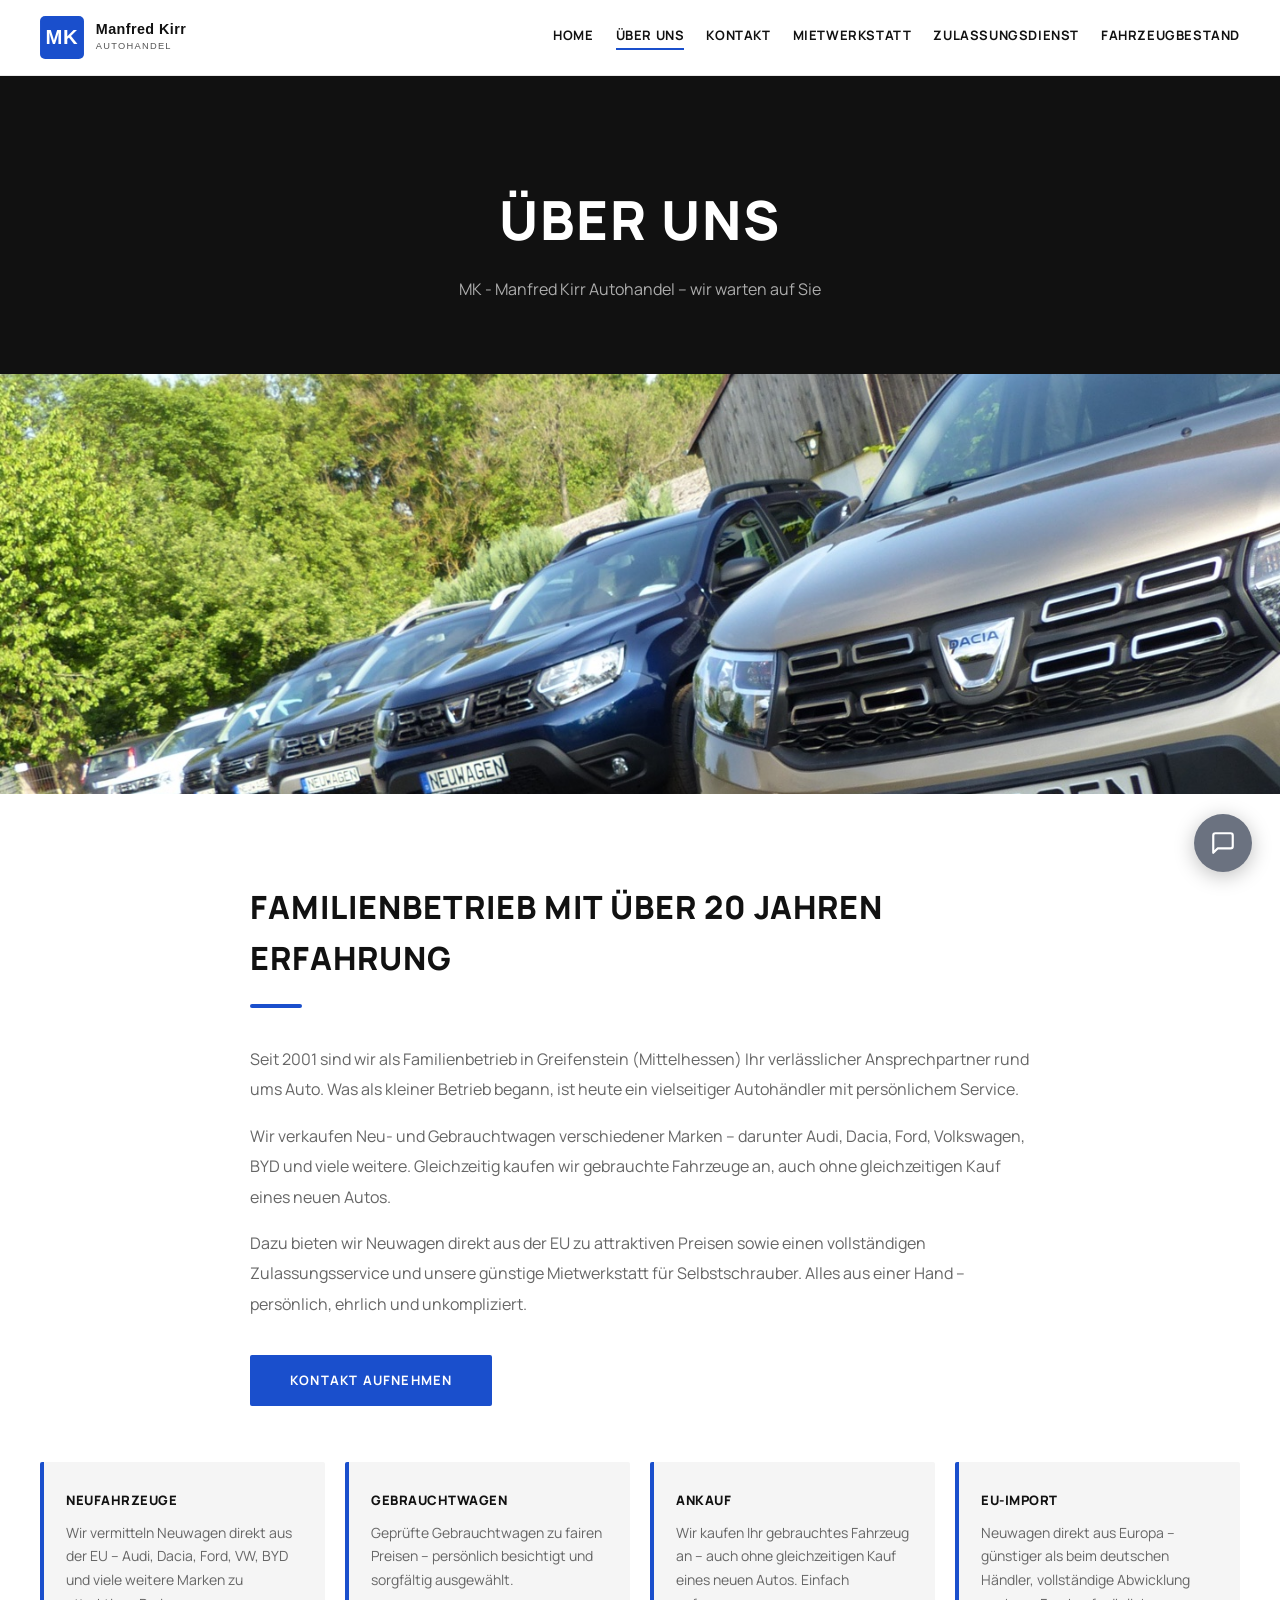
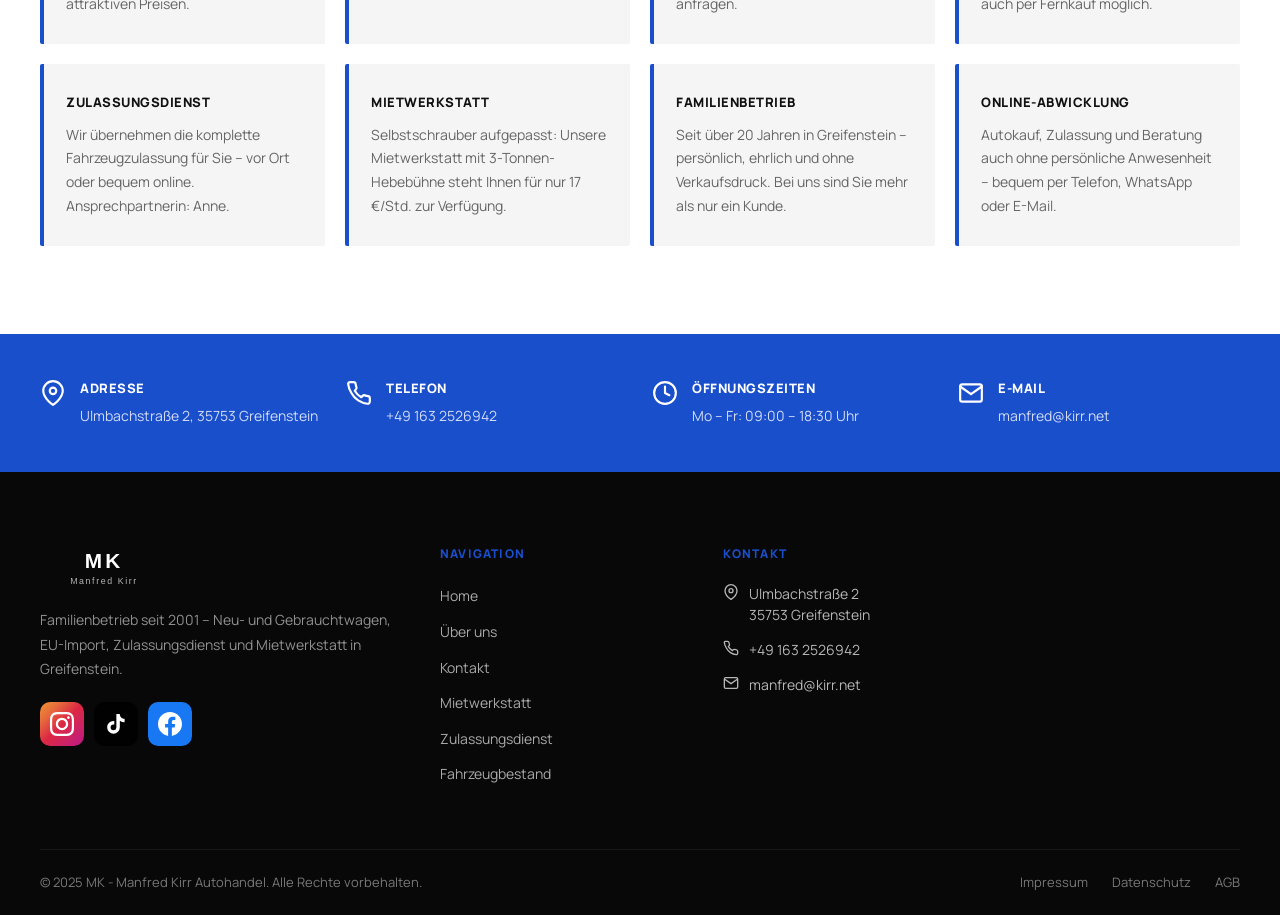
<file: uber-uns/index.html>
<!DOCTYPE html>
<html lang="de">
<head>
  <meta charset="UTF-8"/>
  <meta name="viewport" content="width=device-width, initial-scale=1.0"/>
  <title>Über uns – MK - Manfred Kirr Autohandel</title>
  <meta name="description" content="MK - Manfred Kirr Autohandel – Familienbetrieb seit 2001 in Greifenstein. Neu- und Gebrauchtwagen, EU-Import, Ankauf, Zulassungsdienst und Mietwerkstatt."/>
  <link rel="stylesheet" href="../css/style.css"/>
</head>
<body>

  <!-- HEADER -->
  <header class="site-header" id="site-header">
    <a href="../index.html" class="header-logo">
      <img src="../images/logo-mk.svg" alt="Manfred Kirr Logo"/>
    </a>
    <nav class="main-nav">
      <a href="../index.html">Home</a>
      <a href="index.html" class="active">Über uns</a>
      <a href="../kontakt/index.html">Kontakt</a>
      <a href="../mietwerkstatt/index.html">Mietwerkstatt</a>
      <a href="../zulassungsdienst/index.html">Zulassungsdienst</a>
      <a href="https://home.mobile.de/MK-MASCHINEN" target="_blank" rel="noopener">Fahrzeugbestand</a>
    </nav>
    <button class="hamburger" id="hamburger" aria-label="Menü öffnen">
      <span></span><span></span><span></span>
    </button>
  </header>

  <!-- MOBILE NAV -->
  <nav class="mobile-nav" id="mobile-nav">
    <button class="mobile-nav-close" id="mobile-nav-close" aria-label="Menü schließen">&times;</button>
    <a href="../index.html">Home</a>
    <a href="index.html">Über uns</a>
    <a href="../kontakt/index.html">Kontakt</a>
    <a href="../mietwerkstatt/index.html">Mietwerkstatt</a>
    <a href="../zulassungsdienst/index.html">Zulassungsdienst</a>
    <a href="https://home.mobile.de/MK-MASCHINEN" target="_blank" rel="noopener">Fahrzeugbestand</a>
  </nav>

  <!-- PAGE HERO -->
  <section class="page-hero">
    <h1>Über uns</h1>
    <p>MK - Manfred Kirr Autohandel – wir warten auf Sie</p>
  </section>

  <!-- PAGE IMAGE -->
  <div class="page-image-banner">
    <img src="../images/hof1.jpg" alt="MK Autohandel – Fahrzeugbestand auf dem Hof in Greifenstein"/>
  </div>

  <!-- ABOUT CONTENT -->
  <section class="section about-section">
    <div class="section-inner">

      <div class="about-text">
        <h2>Familienbetrieb mit über 20 Jahren Erfahrung</h2>
        <span class="yellow-bar" style="margin-left:0;"></span>
        <p>Seit 2001 sind wir als Familienbetrieb in Greifenstein (Mittelhessen) Ihr verlässlicher Ansprechpartner rund ums Auto. Was als kleiner Betrieb begann, ist heute ein vielseitiger Autohändler mit persönlichem Service.</p>
        <p>Wir verkaufen Neu- und Gebrauchtwagen verschiedener Marken – darunter Audi, Dacia, Ford, Volkswagen, BYD und viele weitere. Gleichzeitig kaufen wir gebrauchte Fahrzeuge an, auch ohne gleichzeitigen Kauf eines neuen Autos.</p>
        <p>Dazu bieten wir Neuwagen direkt aus der EU zu attraktiven Preisen sowie einen vollständigen Zulassungsservice und unsere günstige Mietwerkstatt für Selbstschrauber. Alles aus einer Hand – persönlich, ehrlich und unkompliziert.</p>
        <a href="../kontakt/index.html" class="btn-primary" style="margin-top:20px;">Kontakt aufnehmen</a>
      </div>

      <!-- Values -->
      <div class="about-values">
        <div class="value-card">
          <h4>Neufahrzeuge</h4>
          <p>Wir vermitteln Neuwagen direkt aus der EU – Audi, Dacia, Ford, VW, BYD und viele weitere Marken zu attraktiven Preisen.</p>
        </div>
        <div class="value-card">
          <h4>Gebrauchtwagen</h4>
          <p>Geprüfte Gebrauchtwagen zu fairen Preisen – persönlich besichtigt und sorgfältig ausgewählt.</p>
        </div>
        <div class="value-card">
          <h4>Ankauf</h4>
          <p>Wir kaufen Ihr gebrauchtes Fahrzeug an – auch ohne gleichzeitigen Kauf eines neuen Autos. Einfach anfragen.</p>
        </div>
        <div class="value-card">
          <h4>EU-Import</h4>
          <p>Neuwagen direkt aus Europa – günstiger als beim deutschen Händler, vollständige Abwicklung auch per Fernkauf möglich.</p>
        </div>
        <div class="value-card">
          <h4>Zulassungsdienst</h4>
          <p>Wir übernehmen die komplette Fahrzeugzulassung für Sie – vor Ort oder bequem online. Ansprechpartnerin: Anne.</p>
        </div>
        <div class="value-card">
          <h4>Mietwerkstatt</h4>
          <p>Selbstschrauber aufgepasst: Unsere Mietwerkstatt mit 3-Tonnen-Hebebühne steht Ihnen für nur 17 €/Std. zur Verfügung.</p>
        </div>
        <div class="value-card">
          <h4>Familienbetrieb</h4>
          <p>Seit über 20 Jahren in Greifenstein – persönlich, ehrlich und ohne Verkaufsdruck. Bei uns sind Sie mehr als nur ein Kunde.</p>
        </div>
        <div class="value-card">
          <h4>Online-Abwicklung</h4>
          <p>Autokauf, Zulassung und Beratung auch ohne persönliche Anwesenheit – bequem per Telefon, WhatsApp oder E-Mail.</p>
        </div>
      </div>

    </div>
  </section>

  <!-- INFO STRIP -->
  <div class="info-strip">
    <div class="info-item">
      <svg width="26" height="26" viewBox="0 0 24 24" fill="none" stroke="currentColor" stroke-width="2" stroke-linecap="round" stroke-linejoin="round">
        <path d="M21 10c0 7-9 13-9 13s-9-6-9-13a9 9 0 0 1 18 0z"/><circle cx="12" cy="10" r="3"/>
      </svg>
      <div class="info-item-text">
        <strong>Adresse</strong>
        <span>Ulmbachstraße 2, 35753 Greifenstein</span>
      </div>
    </div>
    <div class="info-item">
      <svg width="26" height="26" viewBox="0 0 24 24" fill="none" stroke="currentColor" stroke-width="2" stroke-linecap="round" stroke-linejoin="round">
        <path d="M22 16.92v3a2 2 0 0 1-2.18 2 19.79 19.79 0 0 1-8.63-3.07A19.5 19.5 0 0 1 4.99 12a19.79 19.79 0 0 1-3.07-8.67A2 2 0 0 1 3.92 2h3a2 2 0 0 1 2 1.72c.127.96.361 1.903.7 2.81a2 2 0 0 1-.45 2.11L8.09 9.91a16 16 0 0 0 6 6l1.27-1.27a2 2 0 0 1 2.11-.45c.907.339 1.85.573 2.81.7A2 2 0 0 1 22 16.92z"/>
      </svg>
      <div class="info-item-text">
        <strong>Telefon</strong>
        <span>+49 163 2526942</span>
      </div>
    </div>
    <div class="info-item">
      <svg width="26" height="26" viewBox="0 0 24 24" fill="none" stroke="currentColor" stroke-width="2" stroke-linecap="round" stroke-linejoin="round">
        <circle cx="12" cy="12" r="10"/><polyline points="12 6 12 12 16 14"/>
      </svg>
      <div class="info-item-text">
        <strong>Öffnungszeiten</strong>
        <span>Mo – Fr: 09:00 – 18:30 Uhr</span>
      </div>
    </div>
    <div class="info-item">
      <svg width="26" height="26" viewBox="0 0 24 24" fill="none" stroke="currentColor" stroke-width="2" stroke-linecap="round" stroke-linejoin="round">
        <path d="M4 4h16c1.1 0 2 .9 2 2v12c0 1.1-.9 2-2 2H4c-1.1 0-2-.9-2-2V6c0-1.1.9-2 2-2z"/><polyline points="22,6 12,13 2,6"/>
      </svg>
      <div class="info-item-text">
        <strong>E-Mail</strong>
        <span>manfred@kirr.net</span>
      </div>
    </div>
  </div>

  <!-- FOOTER -->
  <footer class="site-footer">
    <div class="footer-grid">

      <div class="footer-brand">
        <img src="../images/logo-mk-footer.svg" alt="Manfred Kirr"/>
        <p>Familienbetrieb seit 2001 – Neu- und Gebrauchtwagen, EU-Import, Zulassungsdienst und Mietwerkstatt in Greifenstein.</p>
        <div class="footer-social">
          <a href="https://www.instagram.com/manfred.kirr/" target="_blank" rel="noopener" class="social-icon ig" aria-label="Instagram">
            <svg width="24" height="24" viewBox="0 0 24 24" fill="currentColor"><path d="M12 2.163c3.204 0 3.584.012 4.85.07 3.252.148 4.771 1.691 4.919 4.919.058 1.265.069 1.645.069 4.849 0 3.205-.012 3.584-.069 4.849-.149 3.225-1.664 4.771-4.919 4.919-1.266.058-1.644.07-4.85.07-3.204 0-3.584-.012-4.849-.07-3.26-.149-4.771-1.699-4.919-4.92-.058-1.265-.07-1.644-.07-4.849 0-3.204.013-3.583.07-4.849.149-3.227 1.664-4.771 4.919-4.919 1.266-.057 1.645-.069 4.849-.069zm0-2.163c-3.259 0-3.667.014-4.947.072-4.358.2-6.78 2.618-6.98 6.98-.059 1.281-.073 1.689-.073 4.948 0 3.259.014 3.668.072 4.948.2 4.358 2.618 6.78 6.98 6.98 1.281.058 1.689.072 4.948.072 3.259 0 3.668-.014 4.948-.072 4.354-.2 6.782-2.618 6.979-6.98.059-1.28.073-1.689.073-4.948 0-3.259-.014-3.667-.072-4.947-.196-4.354-2.617-6.78-6.979-6.98-1.281-.059-1.69-.073-4.949-.073zm0 5.838c-3.403 0-6.162 2.759-6.162 6.162s2.759 6.163 6.162 6.163 6.162-2.759 6.162-6.163c0-3.403-2.759-6.162-6.162-6.162zm0 10.162c-2.209 0-4-1.79-4-4 0-2.209 1.791-4 4-4s4 1.791 4 4c0 2.21-1.791 4-4 4zm6.406-11.845c-.796 0-1.441.645-1.441 1.44s.645 1.44 1.441 1.44c.795 0 1.439-.645 1.439-1.44s-.644-1.44-1.439-1.44z"/></svg>
          </a>
          <a href="https://www.tiktok.com/@anne.kirr" target="_blank" rel="noopener" class="social-icon tt" aria-label="TikTok">
            <svg width="24" height="24" viewBox="0 0 24 24" fill="currentColor"><path d="M19.59 6.69a4.83 4.83 0 0 1-3.77-4.25V2h-3.45v13.67a2.89 2.89 0 0 1-2.88 2.5 2.89 2.89 0 0 1-2.89-2.89 2.89 2.89 0 0 1 2.89-2.89c.28 0 .54.04.79.1V9.01a6.33 6.33 0 0 0-.79-.05 6.34 6.34 0 0 0-6.34 6.34 6.34 6.34 0 0 0 6.34 6.34 6.34 6.34 0 0 0 6.33-6.34V8.69a8.18 8.18 0 0 0 4.78 1.52V6.75a4.85 4.85 0 0 1-1.01-.06z"/></svg>
          </a>
          <a href="https://www.facebook.com/people/Autoh%C3%A4ndler-Manfred-Kirr/100068061255265/?mibextid=wwXIfr&rdid=THfHPeiqBXxORD5K&share_url=https%3A%2F%2Fwww.facebook.com%2Fshare%2F1DKRjkTGK3%2F%3Fmibextid%3DwwXIfr" target="_blank" rel="noopener" class="social-icon fb" aria-label="Facebook">
            <svg width="24" height="24" viewBox="0 0 24 24" fill="currentColor"><path d="M24 12.073c0-6.627-5.373-12-12-12s-12 5.373-12 12c0 5.99 4.388 10.954 10.125 11.854v-8.385H7.078v-3.47h3.047V9.43c0-3.007 1.792-4.669 4.533-4.669 1.312 0 2.686.235 2.686.235v2.953H15.83c-1.491 0-1.956.925-1.956 1.874v2.25h3.328l-.532 3.47h-2.796v8.385C19.612 23.027 24 18.062 24 12.073z"/></svg>
          </a>
        </div>
      </div>


      <div class="footer-col">
        <h4>Navigation</h4>
        <ul>
          <li><a href="../index.html">Home</a></li>
          <li><a href="../uber-uns/index.html">Über uns</a></li>
          <li><a href="../kontakt/index.html">Kontakt</a></li>
          <li><a href="../mietwerkstatt/index.html">Mietwerkstatt</a></li>
          <li><a href="../zulassungsdienst/index.html">Zulassungsdienst</a></li>
          <li><a href="https://home.mobile.de/MK-MASCHINEN" target="_blank" rel="noopener">Fahrzeugbestand</a></li>
        </ul>
      </div>
      <div class="footer-col">
        <h4>Kontakt</h4>
        <div class="footer-contact-item">
          <svg width="16" height="16" viewBox="0 0 24 24" fill="none" stroke="currentColor" stroke-width="2"><path d="M21 10c0 7-9 13-9 13s-9-6-9-13a9 9 0 0 1 18 0z"/><circle cx="12" cy="10" r="3"/></svg>
          <span>Ulmbachstraße 2<br/>35753 Greifenstein</span>
        </div>
        <div class="footer-contact-item">
          <svg width="16" height="16" viewBox="0 0 24 24" fill="none" stroke="currentColor" stroke-width="2"><path d="M22 16.92v3a2 2 0 0 1-2.18 2 19.79 19.79 0 0 1-8.63-3.07A19.5 19.5 0 0 1 4.99 12a19.79 19.79 0 0 1-3.07-8.67A2 2 0 0 1 3.92 2h3a2 2 0 0 1 2 1.72c.127.96.361 1.903.7 2.81a2 2 0 0 1-.45 2.11L8.09 9.91a16 16 0 0 0 6 6l1.27-1.27a2 2 0 0 1 2.11-.45c.907.339 1.85.573 2.81.7A2 2 0 0 1 22 16.92z"/></svg>
          <a href="tel:+491632526942">+49 163 2526942</a>
        </div>
        <div class="footer-contact-item">
          <svg width="16" height="16" viewBox="0 0 24 24" fill="none" stroke="currentColor" stroke-width="2"><path d="M4 4h16c1.1 0 2 .9 2 2v12c0 1.1-.9 2-2 2H4c-1.1 0-2-.9-2-2V6c0-1.1.9-2 2-2z"/><polyline points="22,6 12,13 2,6"/></svg>
          <a href="mailto:manfred@kirr.net">manfred@kirr.net</a>
        </div>
      </div>

    </div>
    <div class="footer-bottom">
      <span>&copy; 2025 MK - Manfred Kirr Autohandel. Alle Rechte vorbehalten.</span>
      <div class="footer-bottom-links">
        <a href="../impressum/index.html">Impressum</a>
        <a href="../datenschutz/index.html">Datenschutz</a>
        <a href="../agb/index.html">AGB</a>
      </div>
    </div>
  </footer>

  <script>
    const header = document.getElementById('site-header');
    window.addEventListener('scroll', () => {
      header.classList.toggle('scrolled', window.scrollY > 20);
    });
    const hamburger = document.getElementById('hamburger');
    const mobileNav = document.getElementById('mobile-nav');
    const mobileClose = document.getElementById('mobile-nav-close');
    hamburger.addEventListener('click', () => mobileNav.classList.add('open'));
    mobileClose.addEventListener('click', () => mobileNav.classList.remove('open'));
    mobileNav.querySelectorAll('a').forEach(a => {
      a.addEventListener('click', () => mobileNav.classList.remove('open'));
    });
  </script>

  <script src="../js/chatbot.js"></script>
</body>
</html>
</file>
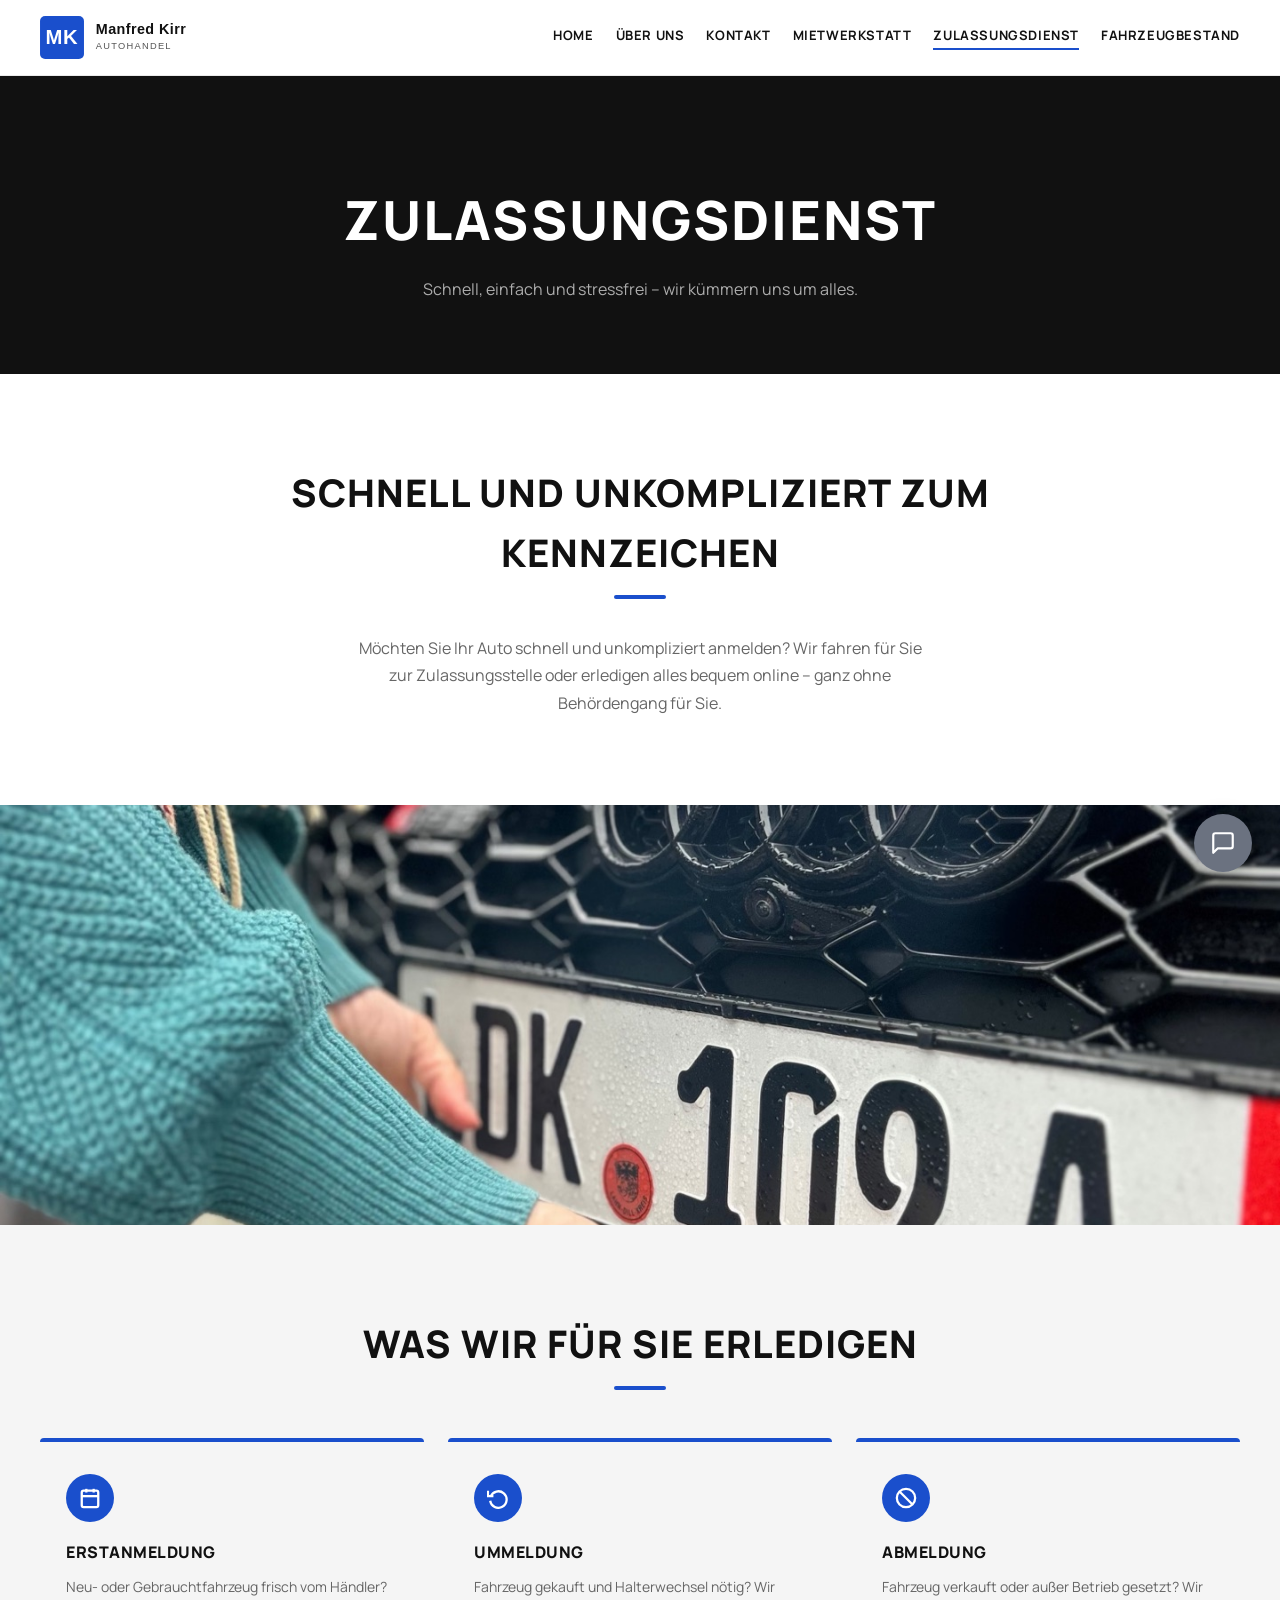
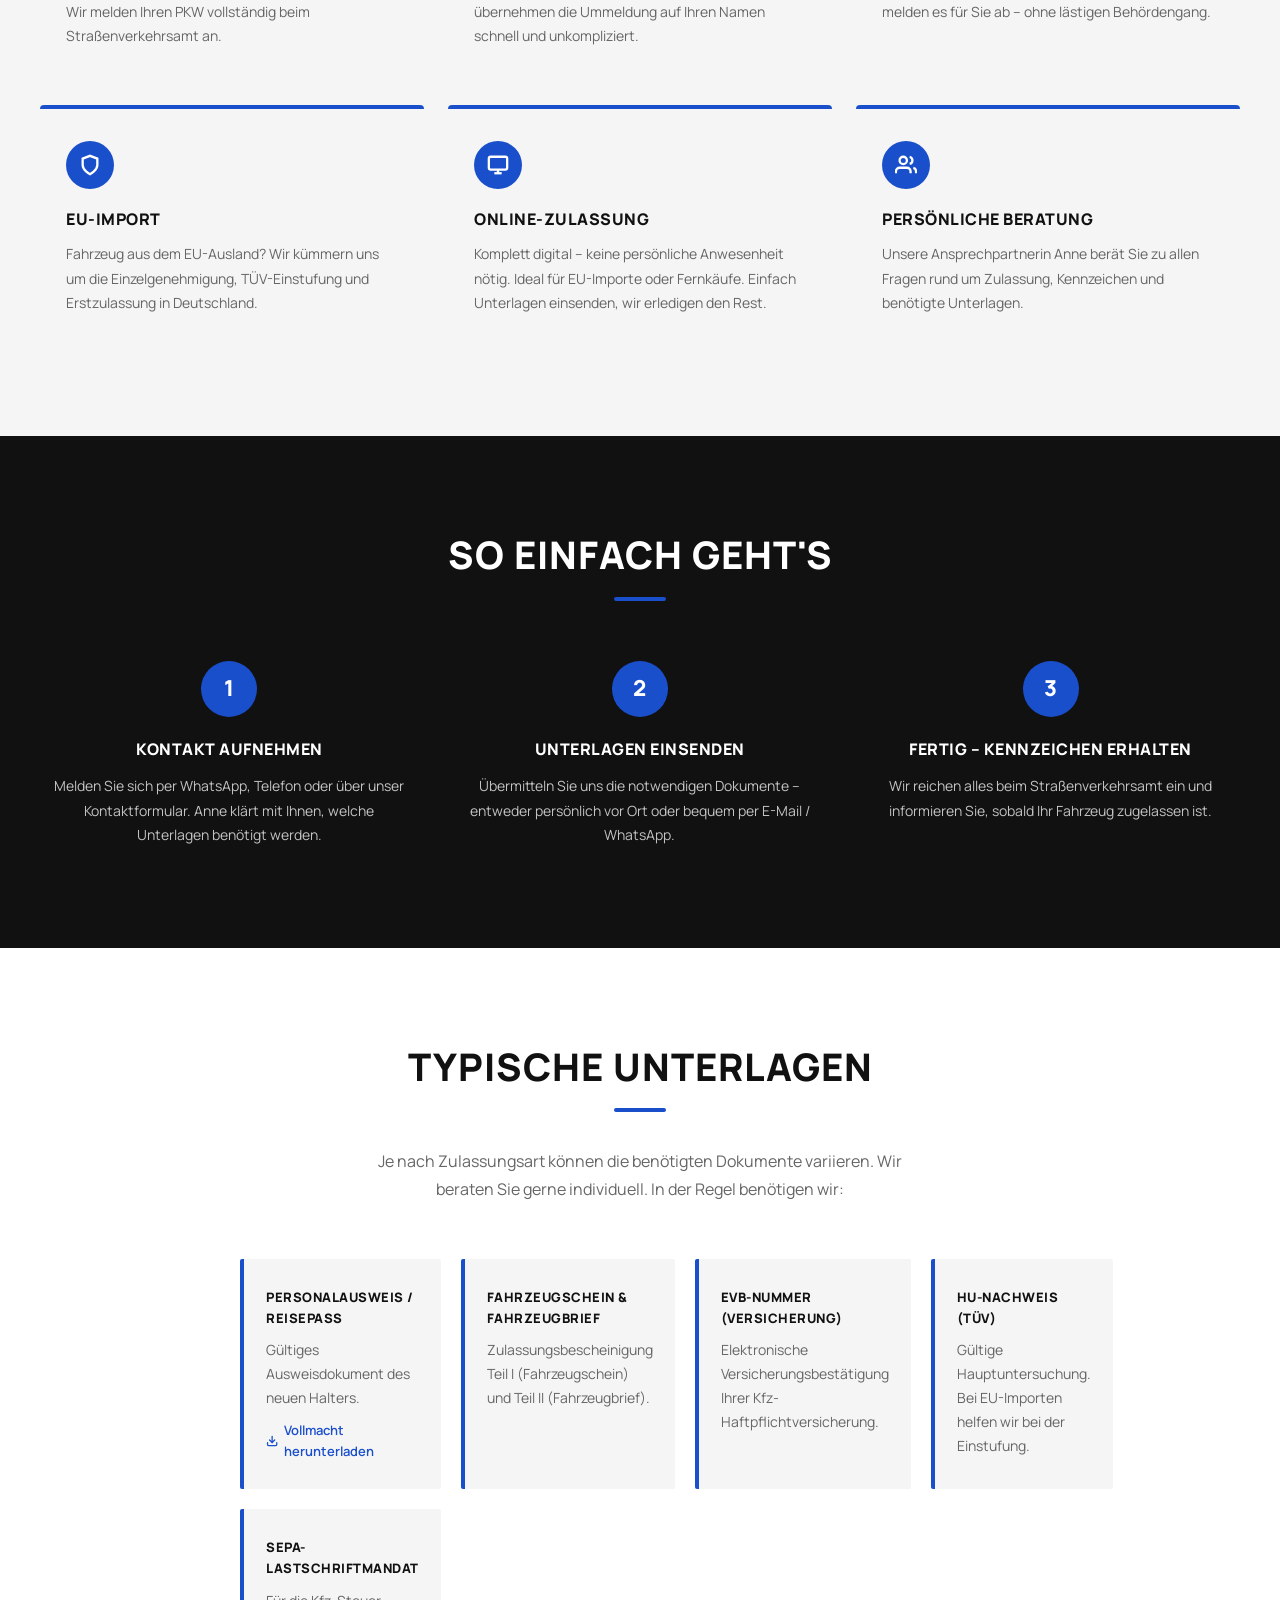
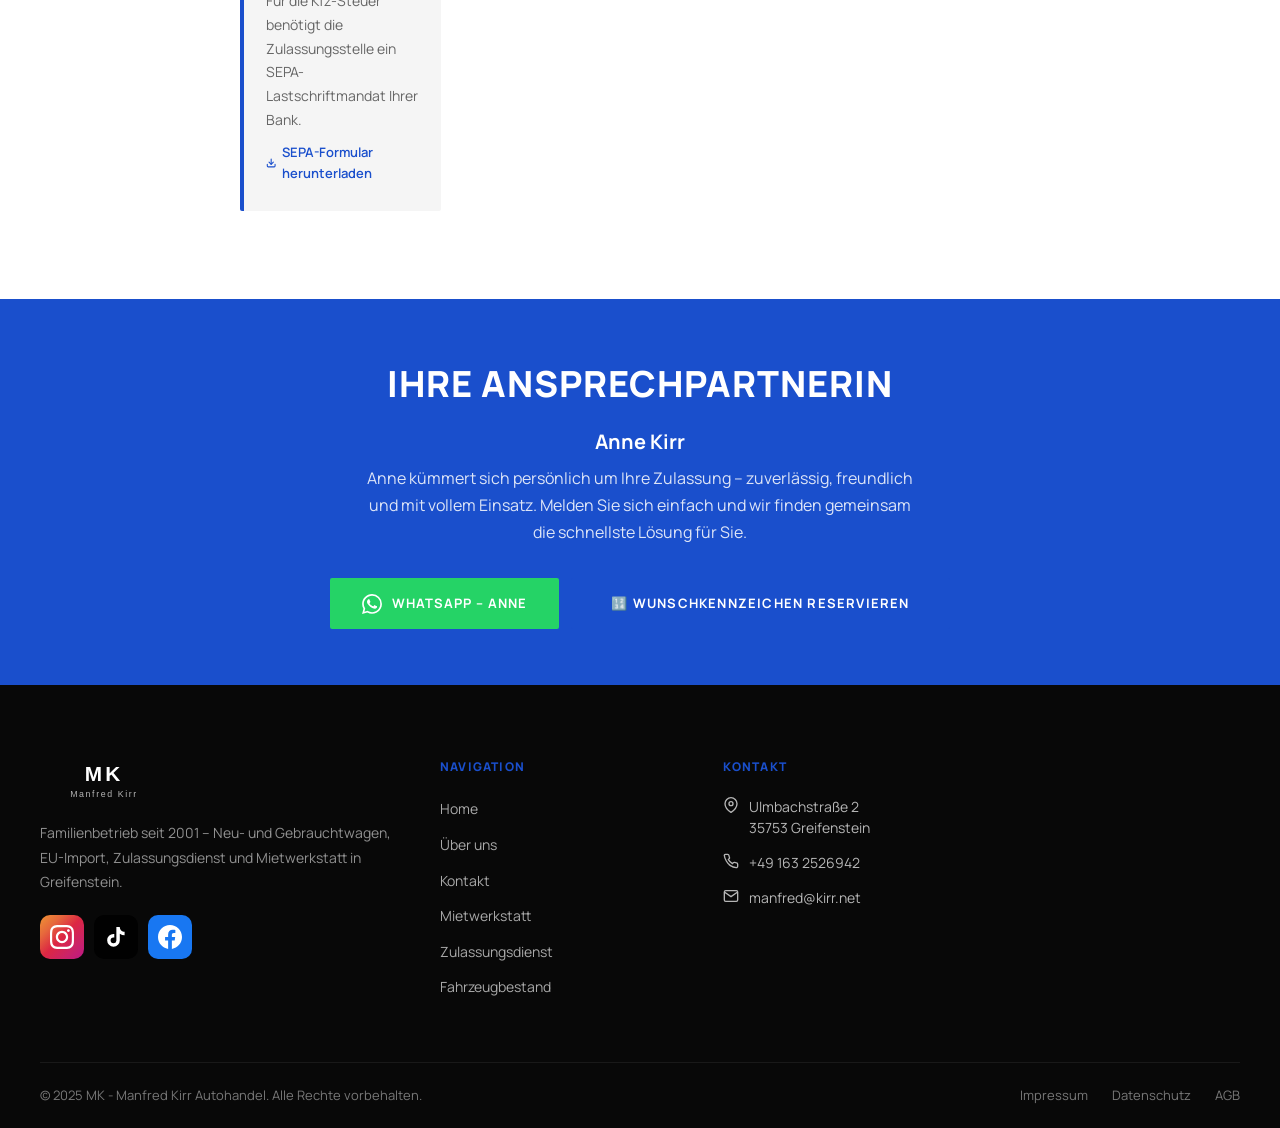
<file: zulassungsdienst/index.html>
<!DOCTYPE html>
<html lang="de">
<head>
  <meta charset="UTF-8"/>
  <meta name="viewport" content="width=device-width, initial-scale=1.0"/>
  <title>Zulassungsdienst – MK - Manfred Kirr Autohandel</title>
  <meta name="description" content="Zulassungsdienst in Greifenstein – Wir übernehmen die komplette Kfz-Zulassung für Sie, vor Ort oder bequem online. Ansprechpartnerin: Anne."/>
  <link rel="stylesheet" href="../css/style.css"/>
</head>
<body>

  <!-- HEADER -->
  <header class="site-header" id="site-header">
    <a href="../index.html" class="header-logo">
      <img src="../images/logo-mk.svg" alt="Manfred Kirr Logo"/>
    </a>
    <nav class="main-nav">
      <a href="../index.html">Home</a>
      <a href="../uber-uns/index.html">Über uns</a>
      <a href="../kontakt/index.html">Kontakt</a>
      <a href="../mietwerkstatt/index.html">Mietwerkstatt</a>
      <a href="index.html" class="active">Zulassungsdienst</a>
      <a href="https://home.mobile.de/MK-MASCHINEN" target="_blank" rel="noopener">Fahrzeugbestand</a>
    </nav>
    <button class="hamburger" id="hamburger" aria-label="Menü öffnen">
      <span></span><span></span><span></span>
    </button>
  </header>

  <!-- MOBILE NAV -->
  <nav class="mobile-nav" id="mobile-nav">
    <button class="mobile-nav-close" id="mobile-nav-close" aria-label="Menü schließen">&times;</button>
    <a href="../index.html">Home</a>
    <a href="../uber-uns/index.html">Über uns</a>
    <a href="../kontakt/index.html">Kontakt</a>
    <a href="../mietwerkstatt/index.html">Mietwerkstatt</a>
    <a href="index.html">Zulassungsdienst</a>
    <a href="https://home.mobile.de/MK-MASCHINEN" target="_blank" rel="noopener">Fahrzeugbestand</a>
  </nav>

  <!-- PAGE HERO -->
  <section class="page-hero">
    <h1>Zulassungsdienst</h1>
    <p>Schnell, einfach und stressfrei – wir kümmern uns um alles.</p>
  </section>

  <!-- INTRO -->
  <section class="section" style="background: var(--white);">
    <div class="section-inner" style="max-width: 780px; text-align: center;">
      <h2 class="section-title">Schnell und unkompliziert zum Kennzeichen</h2>
      <span class="yellow-bar"></span>
      <p class="section-subtitle" style="margin-bottom: 0;">
        Möchten Sie Ihr Auto schnell und unkompliziert anmelden? Wir fahren für Sie zur Zulassungsstelle oder erledigen alles bequem online – ganz ohne Behördengang für Sie.
      </p>
    </div>
  </section>

  <!-- PAGE IMAGE -->
  <div class="page-image-banner">
    <img src="../images/IMG_2684-web.jpg" alt="Zulassungsdienst – Kennzeichen wird am Audi befestigt"/>
  </div>

  <!-- FEATURES -->
  <section class="section" style="background: var(--gray);">
    <div class="section-inner">
      <h2 class="section-title">Was wir für Sie erledigen</h2>
      <span class="yellow-bar"></span>

      <div class="feature-grid">

        <div class="feature-card">
          <div class="feature-card-icon">
            <svg width="22" height="22" viewBox="0 0 24 24" fill="none" stroke="currentColor" stroke-width="2.5"><rect x="3" y="4" width="18" height="18" rx="2"/><line x1="16" y1="2" x2="16" y2="6"/><line x1="8" y1="2" x2="8" y2="6"/><line x1="3" y1="10" x2="21" y2="10"/></svg>
          </div>
          <h3>Erstanmeldung</h3>
          <p>Neu- oder Gebrauchtfahrzeug frisch vom Händler? Wir melden Ihren PKW vollständig beim Straßenverkehrsamt an.</p>
        </div>

        <div class="feature-card">
          <div class="feature-card-icon">
            <svg width="22" height="22" viewBox="0 0 24 24" fill="none" stroke="currentColor" stroke-width="2.5"><polyline points="1 4 1 10 7 10"/><path d="M3.51 15a9 9 0 1 0 .49-4.5"/></svg>
          </div>
          <h3>Ummeldung</h3>
          <p>Fahrzeug gekauft und Halterwechsel nötig? Wir übernehmen die Ummeldung auf Ihren Namen schnell und unkompliziert.</p>
        </div>

        <div class="feature-card">
          <div class="feature-card-icon">
            <svg width="22" height="22" viewBox="0 0 24 24" fill="none" stroke="currentColor" stroke-width="2.5"><circle cx="12" cy="12" r="10"/><line x1="4.93" y1="4.93" x2="19.07" y2="19.07"/></svg>
          </div>
          <h3>Abmeldung</h3>
          <p>Fahrzeug verkauft oder außer Betrieb gesetzt? Wir melden es für Sie ab – ohne lästigen Behördengang.</p>
        </div>

        <div class="feature-card">
          <div class="feature-card-icon">
            <svg width="22" height="22" viewBox="0 0 24 24" fill="none" stroke="currentColor" stroke-width="2.5"><path d="M12 22s8-4 8-10V5l-8-3-8 3v7c0 6 8 10 8 10z"/></svg>
          </div>
          <h3>EU-Import</h3>
          <p>Fahrzeug aus dem EU-Ausland? Wir kümmern uns um die Einzelgenehmigung, TÜV-Einstufung und Erstzulassung in Deutschland.</p>
        </div>

        <div class="feature-card">
          <div class="feature-card-icon">
            <svg width="22" height="22" viewBox="0 0 24 24" fill="none" stroke="currentColor" stroke-width="2.5"><rect x="2" y="3" width="20" height="14" rx="2"/><line x1="8" y1="21" x2="16" y2="21"/><line x1="12" y1="17" x2="12" y2="21"/></svg>
          </div>
          <h3>Online-Zulassung</h3>
          <p>Komplett digital – keine persönliche Anwesenheit nötig. Ideal für EU-Importe oder Fernkäufe. Einfach Unterlagen einsenden, wir erledigen den Rest.</p>
        </div>

        <div class="feature-card">
          <div class="feature-card-icon">
            <svg width="22" height="22" viewBox="0 0 24 24" fill="none" stroke="currentColor" stroke-width="2.5"><path d="M17 21v-2a4 4 0 0 0-4-4H5a4 4 0 0 0-4 4v2"/><circle cx="9" cy="7" r="4"/><path d="M23 21v-2a4 4 0 0 0-3-3.87"/><path d="M16 3.13a4 4 0 0 1 0 7.75"/></svg>
          </div>
          <h3>Persönliche Beratung</h3>
          <p>Unsere Ansprechpartnerin Anne berät Sie zu allen Fragen rund um Zulassung, Kennzeichen und benötigte Unterlagen.</p>
        </div>

      </div>
    </div>
  </section>

  <!-- HOW IT WORKS -->
  <section class="section steps-section">
    <div class="section-inner">
      <h2 class="section-title" style="color: var(--white);">So einfach geht's</h2>
      <span class="yellow-bar"></span>

      <div class="steps-grid">

        <div class="step-card">
          <div class="step-number">1</div>
          <h3>Kontakt aufnehmen</h3>
          <p>Melden Sie sich per WhatsApp, Telefon oder über unser Kontaktformular. Anne klärt mit Ihnen, welche Unterlagen benötigt werden.</p>
        </div>

        <div class="step-card">
          <div class="step-number">2</div>
          <h3>Unterlagen einsenden</h3>
          <p>Übermitteln Sie uns die notwendigen Dokumente – entweder persönlich vor Ort oder bequem per E-Mail / WhatsApp.</p>
        </div>

        <div class="step-card">
          <div class="step-number">3</div>
          <h3>Fertig – Kennzeichen erhalten</h3>
          <p>Wir reichen alles beim Straßenverkehrsamt ein und informieren Sie, sobald Ihr Fahrzeug zugelassen ist.</p>
        </div>

      </div>
    </div>
  </section>

  <!-- DOCUMENTS -->
  <section class="section" style="background: var(--white);">
    <div class="section-inner" style="max-width: 800px;">
      <h2 class="section-title">Typische Unterlagen</h2>
      <span class="yellow-bar"></span>
      <p class="section-subtitle">Je nach Zulassungsart können die benötigten Dokumente variieren. Wir beraten Sie gerne individuell. In der Regel benötigen wir:</p>

      <div class="about-values" style="margin-top: 0;">
        <div class="value-card">
          <h4>Personalausweis / Reisepass</h4>
          <p>Gültiges Ausweisdokument des neuen Halters.</p>
          <a href="https://www.lahn-dill-kreis.de/vollmacht-kfz-zulassung/?wpdmdl=21291&refresh=69f08b755da191777372021" target="_blank" rel="noopener" style="display:inline-flex;align-items:center;gap:6px;margin-top:10px;font-size:13px;font-weight:600;color:var(--blue);text-decoration:none;">
            <svg width="14" height="14" viewBox="0 0 24 24" fill="none" stroke="currentColor" stroke-width="2.5" stroke-linecap="round" stroke-linejoin="round"><path d="M21 15v4a2 2 0 0 1-2 2H5a2 2 0 0 1-2-2v-4"/><polyline points="7 10 12 15 17 10"/><line x1="12" y1="15" x2="12" y2="3"/></svg>
            Vollmacht herunterladen
          </a>
        </div>
        <div class="value-card">
          <h4>Fahrzeugschein & Fahrzeugbrief</h4>
          <p>Zulassungsbescheinigung Teil I (Fahrzeugschein) und Teil II (Fahrzeugbrief).</p>
        </div>
        <div class="value-card">
          <h4>eVB-Nummer (Versicherung)</h4>
          <p>Elektronische Versicherungsbestätigung Ihrer Kfz-Haftpflichtversicherung.</p>
        </div>
        <div class="value-card">
          <h4>HU-Nachweis (TÜV)</h4>
          <p>Gültige Hauptuntersuchung. Bei EU-Importen helfen wir bei der Einstufung.</p>
        </div>
        <div class="value-card">
          <h4>SEPA-Lastschriftmandat</h4>
          <p>Für die Kfz-Steuer benötigt die Zulassungsstelle ein SEPA-Lastschriftmandat Ihrer Bank.</p>
          <a href="https://www.lahn-dill-kreis.de/wp-content/uploads/2022/04/SEPA-Mandat_Steuer_25032014.pdf" target="_blank" rel="noopener" style="display:inline-flex;align-items:center;gap:6px;margin-top:10px;font-size:13px;font-weight:600;color:var(--blue);text-decoration:none;">
            <svg width="14" height="14" viewBox="0 0 24 24" fill="none" stroke="currentColor" stroke-width="2.5" stroke-linecap="round" stroke-linejoin="round"><path d="M21 15v4a2 2 0 0 1-2 2H5a2 2 0 0 1-2-2v-4"/><polyline points="7 10 12 15 17 10"/><line x1="12" y1="15" x2="12" y2="3"/></svg>
            SEPA-Formular herunterladen
          </a>
        </div>
      </div>
    </div>
  </section>

  <!-- CONTACT PERSON -->
  <div class="price-banner">
    <h2>Ihre Ansprechpartnerin</h2>
    <p style="font-size: 20px; font-weight: 700; opacity: 1; margin-bottom: 6px;">Anne Kirr</p>
    <p>Anne kümmert sich persönlich um Ihre Zulassung – zuverlässig, freundlich und mit vollem Einsatz. Melden Sie sich einfach und wir finden gemeinsam die schnellste Lösung für Sie.</p>
    <div style="margin-top: 20px; display:flex; flex-wrap:wrap; gap:12px; justify-content:center;">
      <a href="https://api.whatsapp.com/message/QDOPRPIH5UHXK1?autoload=1&amp;app_absent=0" target="_blank" rel="noopener" class="btn-wa">
        <svg width="20" height="20" viewBox="0 0 24 24" fill="currentColor"><path d="M17.472 14.382c-.297-.149-1.758-.867-2.03-.967-.273-.099-.471-.148-.67.15-.197.297-.767.966-.94 1.164-.173.199-.347.223-.644.075-.297-.15-1.255-.463-2.39-1.475-.883-.788-1.48-1.761-1.653-2.059-.173-.297-.018-.458.13-.606.134-.133.298-.347.446-.52.149-.174.198-.298.298-.497.099-.198.05-.371-.025-.52-.075-.149-.669-1.612-.916-2.207-.242-.579-.487-.5-.669-.51-.173-.008-.371-.01-.57-.01-.198 0-.52.074-.792.372-.272.297-1.04 1.016-1.04 2.479 0 1.462 1.065 2.875 1.213 3.074.149.198 2.096 3.2 5.077 4.487.709.306 1.262.489 1.694.625.712.227 1.36.195 1.871.118.571-.085 1.758-.719 2.006-1.413.248-.694.248-1.289.173-1.413-.074-.124-.272-.198-.57-.347m-5.421 7.403h-.004a9.87 9.87 0 0 1-5.031-1.378l-.361-.214-3.741.982.998-3.648-.235-.374a9.86 9.86 0 0 1-1.51-5.26c.001-5.45 4.436-9.884 9.888-9.884 2.64 0 5.122 1.03 6.988 2.898a9.825 9.825 0 0 1 2.893 6.994c-.003 5.45-4.437 9.884-9.885 9.884m8.413-18.297A11.815 11.815 0 0 0 12.05 0C5.495 0 .16 5.335.157 11.892c0 2.096.547 4.142 1.588 5.945L.057 24l6.305-1.654a11.882 11.882 0 0 0 5.683 1.448h.005c6.554 0 11.89-5.335 11.893-11.893a11.821 11.821 0 0 0-3.48-8.413z"/></svg>
        WhatsApp – Anne
      </a>
      <a href="https://kfzonline.ekom21.de/kfzonline.public/start.html?oe=00.00.06.532000" target="_blank" rel="noopener" class="btn-primary">
        🔢 Wunschkennzeichen reservieren
      </a>
    </div>
  </div>

  <!-- FOOTER -->
  <footer class="site-footer">
    <div class="footer-grid">

      <div class="footer-brand">
        <img src="../images/logo-mk-footer.svg" alt="Manfred Kirr"/>
        <p>Familienbetrieb seit 2001 – Neu- und Gebrauchtwagen, EU-Import, Zulassungsdienst und Mietwerkstatt in Greifenstein.</p>
        <div class="footer-social">
          <a href="https://www.instagram.com/manfred.kirr/" target="_blank" rel="noopener" class="social-icon ig" aria-label="Instagram">
            <svg width="24" height="24" viewBox="0 0 24 24" fill="currentColor"><path d="M12 2.163c3.204 0 3.584.012 4.85.07 3.252.148 4.771 1.691 4.919 4.919.058 1.265.069 1.645.069 4.849 0 3.205-.012 3.584-.069 4.849-.149 3.225-1.664 4.771-4.919 4.919-1.266.058-1.644.07-4.85.07-3.204 0-3.584-.012-4.849-.07-3.26-.149-4.771-1.699-4.919-4.92-.058-1.265-.07-1.644-.07-4.849 0-3.204.013-3.583.07-4.849.149-3.227 1.664-4.771 4.919-4.919 1.266-.057 1.645-.069 4.849-.069zm0-2.163c-3.259 0-3.667.014-4.947.072-4.358.2-6.78 2.618-6.98 6.98-.059 1.281-.073 1.689-.073 4.948 0 3.259.014 3.668.072 4.948.2 4.358 2.618 6.78 6.98 6.98 1.281.058 1.689.072 4.948.072 3.259 0 3.668-.014 4.948-.072 4.354-.2 6.782-2.618 6.979-6.98.059-1.28.073-1.689.073-4.948 0-3.259-.014-3.667-.072-4.947-.196-4.354-2.617-6.78-6.979-6.98-1.281-.059-1.69-.073-4.949-.073zm0 5.838c-3.403 0-6.162 2.759-6.162 6.162s2.759 6.163 6.162 6.163 6.162-2.759 6.162-6.163c0-3.403-2.759-6.162-6.162-6.162zm0 10.162c-2.209 0-4-1.79-4-4 0-2.209 1.791-4 4-4s4 1.791 4 4c0 2.21-1.791 4-4 4zm6.406-11.845c-.796 0-1.441.645-1.441 1.44s.645 1.44 1.441 1.44c.795 0 1.439-.645 1.439-1.44s-.644-1.44-1.439-1.44z"/></svg>
          </a>
          <a href="https://www.tiktok.com/@anne.kirr" target="_blank" rel="noopener" class="social-icon tt" aria-label="TikTok">
            <svg width="24" height="24" viewBox="0 0 24 24" fill="currentColor"><path d="M19.59 6.69a4.83 4.83 0 0 1-3.77-4.25V2h-3.45v13.67a2.89 2.89 0 0 1-2.88 2.5 2.89 2.89 0 0 1-2.89-2.89 2.89 2.89 0 0 1 2.89-2.89c.28 0 .54.04.79.1V9.01a6.33 6.33 0 0 0-.79-.05 6.34 6.34 0 0 0-6.34 6.34 6.34 6.34 0 0 0 6.34 6.34 6.34 6.34 0 0 0 6.33-6.34V8.69a8.18 8.18 0 0 0 4.78 1.52V6.75a4.85 4.85 0 0 1-1.01-.06z"/></svg>
          </a>
          <a href="https://www.facebook.com/people/Autoh%C3%A4ndler-Manfred-Kirr/100068061255265/?mibextid=wwXIfr&rdid=THfHPeiqBXxORD5K&share_url=https%3A%2F%2Fwww.facebook.com%2Fshare%2F1DKRjkTGK3%2F%3Fmibextid%3DwwXIfr" target="_blank" rel="noopener" class="social-icon fb" aria-label="Facebook">
            <svg width="24" height="24" viewBox="0 0 24 24" fill="currentColor"><path d="M24 12.073c0-6.627-5.373-12-12-12s-12 5.373-12 12c0 5.99 4.388 10.954 10.125 11.854v-8.385H7.078v-3.47h3.047V9.43c0-3.007 1.792-4.669 4.533-4.669 1.312 0 2.686.235 2.686.235v2.953H15.83c-1.491 0-1.956.925-1.956 1.874v2.25h3.328l-.532 3.47h-2.796v8.385C19.612 23.027 24 18.062 24 12.073z"/></svg>
          </a>
        </div>
      </div>


      <div class="footer-col">
        <h4>Navigation</h4>
        <ul>
          <li><a href="../index.html">Home</a></li>
          <li><a href="../uber-uns/index.html">Über uns</a></li>
          <li><a href="../kontakt/index.html">Kontakt</a></li>
          <li><a href="../mietwerkstatt/index.html">Mietwerkstatt</a></li>
          <li><a href="../zulassungsdienst/index.html">Zulassungsdienst</a></li>
          <li><a href="https://home.mobile.de/MK-MASCHINEN" target="_blank" rel="noopener">Fahrzeugbestand</a></li>
        </ul>
      </div>
      <div class="footer-col">
        <h4>Kontakt</h4>
        <div class="footer-contact-item">
          <svg width="16" height="16" viewBox="0 0 24 24" fill="none" stroke="currentColor" stroke-width="2"><path d="M21 10c0 7-9 13-9 13s-9-6-9-13a9 9 0 0 1 18 0z"/><circle cx="12" cy="10" r="3"/></svg>
          <span>Ulmbachstraße 2<br/>35753 Greifenstein</span>
        </div>
        <div class="footer-contact-item">
          <svg width="16" height="16" viewBox="0 0 24 24" fill="none" stroke="currentColor" stroke-width="2"><path d="M22 16.92v3a2 2 0 0 1-2.18 2 19.79 19.79 0 0 1-8.63-3.07A19.5 19.5 0 0 1 4.99 12a19.79 19.79 0 0 1-3.07-8.67A2 2 0 0 1 3.92 2h3a2 2 0 0 1 2 1.72c.127.96.361 1.903.7 2.81a2 2 0 0 1-.45 2.11L8.09 9.91a16 16 0 0 0 6 6l1.27-1.27a2 2 0 0 1 2.11-.45c.907.339 1.85.573 2.81.7A2 2 0 0 1 22 16.92z"/></svg>
          <a href="tel:+491632526942">+49 163 2526942</a>
        </div>
        <div class="footer-contact-item">
          <svg width="16" height="16" viewBox="0 0 24 24" fill="none" stroke="currentColor" stroke-width="2"><path d="M4 4h16c1.1 0 2 .9 2 2v12c0 1.1-.9 2-2 2H4c-1.1 0-2-.9-2-2V6c0-1.1.9-2 2-2z"/><polyline points="22,6 12,13 2,6"/></svg>
          <a href="mailto:manfred@kirr.net">manfred@kirr.net</a>
        </div>
      </div>

    </div>
    <div class="footer-bottom">
      <span>&copy; 2025 MK - Manfred Kirr Autohandel. Alle Rechte vorbehalten.</span>
      <div class="footer-bottom-links">
        <a href="../impressum/index.html">Impressum</a>
        <a href="../datenschutz/index.html">Datenschutz</a>
        <a href="../agb/index.html">AGB</a>
      </div>
    </div>
  </footer>

  <script>
    const header = document.getElementById('site-header');
    window.addEventListener('scroll', () => {
      header.classList.toggle('scrolled', window.scrollY > 20);
    });
    const hamburger = document.getElementById('hamburger');
    const mobileNav = document.getElementById('mobile-nav');
    const mobileClose = document.getElementById('mobile-nav-close');
    hamburger.addEventListener('click', () => mobileNav.classList.add('open'));
    mobileClose.addEventListener('click', () => mobileNav.classList.remove('open'));
    mobileNav.querySelectorAll('a').forEach(a => {
      a.addEventListener('click', () => mobileNav.classList.remove('open'));
    });
  </script>

  <script src="../js/chatbot.js"></script>
</body>
</html>
</file>
<file: css/style.css>
/* =============================================
   MK – Manfred Kirr Autohandel – Global Styles
   ============================================= */

@import url('https://fonts.googleapis.com/css2?family=Manrope:wght@200;300;400;500;600;700;800&display=swap');

*, *::before, *::after {
  margin: 0;
  padding: 0;
  box-sizing: border-box;
}

:root {
  --blue: #1A4FCC;
  --blue-dark: #1640aa;
  --dark: #111111;
  --white: #ffffff;
  --gray: #f5f5f5;
  --text-muted: #666666;
  --font: 'Manrope', sans-serif;
}

html { scroll-behavior: smooth; }

body {
  font-family: var(--font);
  color: var(--dark);
  background: var(--white);
  font-size: 16px;
  line-height: 1.6;
  -webkit-font-smoothing: antialiased;
}

a { text-decoration: none; color: inherit; }
img { max-width: 100%; display: block; }
ul { list-style: none; }

/* =============================================
   TOP BAR
   ============================================= */
.top-bar {
  background: var(--dark);
  color: var(--white);
  display: flex;
  justify-content: flex-end;
  align-items: center;
  padding: 8px 40px;
  font-size: 13px;
  font-weight: 500;
  gap: 12px;
}
.top-bar .lang-divider { opacity: 0.4; }
.top-bar a { color: var(--white); opacity: 0.7; transition: opacity .2s; }
.top-bar a:hover { opacity: 1; }
.top-bar a.active { opacity: 1; font-weight: 700; }

/* =============================================
   HEADER / NAVIGATION
   ============================================= */
.site-header {
  position: sticky;
  top: 0;
  z-index: 999;
  background: var(--white);
  border-bottom: 1px solid rgba(0,0,0,0.08);
  padding: 0 40px;
  display: flex;
  align-items: center;
  justify-content: space-between;
  height: 76px;
  transition: box-shadow .3s;
}
.site-header.scrolled { box-shadow: 0 4px 24px rgba(0,0,0,0.10); }

.header-logo img { height: 44px; width: auto; object-fit: contain; }

.main-nav {
  display: none;
  gap: 22px;
  align-items: center;
}
.main-nav a {
  font-size: 13px;
  font-weight: 700;
  text-transform: uppercase;
  letter-spacing: 0.6px;
  color: var(--dark);
  position: relative;
  padding-bottom: 4px;
  transition: color .2s;
  white-space: nowrap;
}
.main-nav a::after {
  content: '';
  position: absolute;
  bottom: 0; left: 0;
  width: 0; height: 2px;
  background: var(--blue);
  transition: width .3s;
}
.main-nav a:hover::after,
.main-nav a.active::after { width: 100%; }
.main-nav a:hover { color: #000; }

/* Hamburger */
.hamburger {
  display: flex;
  flex-direction: column;
  gap: 5px;
  cursor: pointer;
  padding: 8px;
  background: none;
  border: none;
  border-radius: 4px;
}
.hamburger span {
  display: block;
  width: 24px; height: 2px;
  background: var(--dark);
  transition: .3s;
  border-radius: 2px;
}

/* Mobile Nav Overlay */
.mobile-nav {
  display: none;
  position: fixed;
  inset: 0;
  background: var(--dark);
  z-index: 9999;
  flex-direction: column;
  align-items: center;
  justify-content: center;
  gap: 28px;
}
.mobile-nav.open { display: flex; }
.mobile-nav a {
  color: var(--white);
  font-size: 20px;
  font-weight: 700;
  text-transform: uppercase;
  letter-spacing: 1px;
  padding: 4px 0;
}
.mobile-nav a:hover { color: var(--blue); }
.mobile-nav-close {
  position: absolute;
  top: 20px; right: 24px;
  font-size: 36px;
  line-height: 1;
  color: var(--white);
  cursor: pointer;
  background: none; border: none;
  padding: 8px;
}

@media (min-width: 769px) {
  .main-nav { display: flex; }
  .hamburger { display: none; }
}

/* =============================================
   HERO SECTION
   ============================================= */
.hero {
  position: relative;
  width: 100%;
  min-height: 88vh;
  display: flex;
  align-items: center;
  justify-content: center;
  overflow: hidden;
  background: var(--dark);
}

.hero-bg {
  position: absolute;
  inset: 0;
  background: linear-gradient(135deg, #0a0a14 0%, #111827 40%, #0f172a 70%, #0a0a0a 100%);
}

.hero-bg::after {
  content: '';
  position: absolute;
  inset: 0;
  background:
    radial-gradient(ellipse 80% 60% at 60% 40%, rgba(26,79,204,0.12) 0%, transparent 70%),
    radial-gradient(ellipse 40% 40% at 20% 80%, rgba(26,79,204,0.06) 0%, transparent 60%);
}

.hero-content {
  position: relative;
  z-index: 2;
  text-align: center;
  color: var(--white);
  padding: 60px 24px;
  max-width: 820px;
  width: 100%;
}
.hero-content h1 {
  font-size: clamp(30px, 5.5vw, 62px);
  font-weight: 800;
  text-transform: uppercase;
  letter-spacing: 2px;
  line-height: 1.12;
  margin-bottom: 20px;
}
.hero-content p {
  font-size: clamp(15px, 2vw, 18px);
  font-weight: 400;
  opacity: 0.85;
  margin-bottom: 40px;
  max-width: 520px;
  margin-left: auto;
  margin-right: auto;
  line-height: 1.7;
}

/* =============================================
   BUTTONS
   ============================================= */
.btn-primary {
  display: inline-flex;
  align-items: center;
  justify-content: center;
  background: var(--blue);
  color: var(--white);
  font-family: var(--font);
  font-weight: 700;
  font-size: 13px;
  text-transform: uppercase;
  letter-spacing: 1.2px;
  padding: 15px 40px;
  min-height: 50px;
  border-radius: 2px;
  transition: transform .2s, box-shadow .2s, background .2s;
  border: none;
  cursor: pointer;
}
.btn-primary:hover {
  transform: translateY(-2px);
  box-shadow: 0 8px 28px rgba(26,79,204,.35);
  background: var(--blue-dark);
}

/* =============================================
   SECTION COMMON
   ============================================= */
.section { padding: 88px 40px; }
.section-inner { max-width: 1200px; margin: 0 auto; }

.section-title {
  font-size: clamp(22px, 3vw, 38px);
  font-weight: 800;
  text-transform: uppercase;
  letter-spacing: 1px;
  text-align: center;
  margin-bottom: 12px;
}
.section-subtitle {
  font-size: 16px;
  color: var(--text-muted);
  text-align: center;
  margin-bottom: 56px;
  max-width: 580px;
  margin-left: auto;
  margin-right: auto;
  line-height: 1.7;
}
.yellow-accent { color: var(--blue); }
.yellow-bar {
  display: block;
  width: 52px; height: 4px;
  background: var(--blue);
  margin: 12px auto 36px;
  border-radius: 2px;
}

/* =============================================
   TEAM / INTRO SECTION (homepage)
   ============================================= */
.team-section { background: var(--dark); color: var(--white); }

.team-inner {
  max-width: 800px;
  margin: 0 auto;
  text-align: center;
}
.team-inner h2 {
  font-size: clamp(22px, 3vw, 38px);
  font-weight: 800;
  text-transform: uppercase;
  letter-spacing: 1px;
  margin-bottom: 24px;
}
.team-inner p {
  font-size: 16px;
  line-height: 1.85;
  opacity: 0.82;
  margin-bottom: 16px;
}
.team-inner .btn-primary {
  margin-top: 20px;
}

/* =============================================
   INFO STRIP
   ============================================= */
.info-strip {
  background: var(--blue);
  padding: 44px 40px;
  display: grid;
  grid-template-columns: repeat(4, 1fr);
  gap: 24px;
  max-width: 100%;
}
.info-item {
  display: flex;
  align-items: flex-start;
  gap: 14px;
  color: var(--white);
}
.info-item svg { flex-shrink: 0; margin-top: 2px; }
.info-item-text strong {
  display: block;
  font-size: 13px;
  font-weight: 800;
  text-transform: uppercase;
  letter-spacing: 0.5px;
  margin-bottom: 4px;
}
.info-item-text span {
  font-size: 14px;
  opacity: 0.8;
  line-height: 1.5;
}

/* =============================================
   PAGE HERO (subpages)
   ============================================= */
.page-hero {
  background: var(--dark);
  padding: 100px 40px 70px;
  text-align: center;
  color: var(--white);
}
.page-hero h1 {
  font-size: clamp(28px, 4.5vw, 54px);
  font-weight: 800;
  text-transform: uppercase;
  letter-spacing: 2px;
  margin-bottom: 14px;
}
.page-hero p {
  font-size: 16px;
  opacity: 0.65;
  max-width: 500px;
  margin: 0 auto;
  line-height: 1.7;
}

/* =============================================
   ABOUT PAGE
   ============================================= */
.about-section .about-text {
  max-width: 780px;
  margin: 0 auto;
}
.about-section h2 {
  font-size: clamp(22px, 2.5vw, 36px);
  font-weight: 800;
  text-transform: uppercase;
  letter-spacing: 1px;
  margin-bottom: 20px;
}
.about-section p {
  color: var(--text-muted);
  line-height: 1.9;
  margin-bottom: 16px;
  font-size: 16px;
}

.about-values {
  display: grid;
  grid-template-columns: repeat(4, 1fr);
  gap: 20px;
  margin-top: 56px;
}
.value-card {
  background: var(--gray);
  padding: 28px 22px;
  border-left: 4px solid var(--blue);
  border-radius: 2px;
  transition: box-shadow .2s, transform .2s;
}
.value-card:hover {
  box-shadow: 0 4px 20px rgba(0,0,0,0.08);
  transform: translateY(-2px);
}
.value-card h4 {
  font-size: 13px;
  font-weight: 800;
  text-transform: uppercase;
  letter-spacing: 0.5px;
  margin-bottom: 10px;
  color: var(--dark);
}
.value-card p {
  font-size: 14px;
  color: var(--text-muted);
  margin: 0;
  line-height: 1.7;
}

/* =============================================
   CONTACT PAGE
   ============================================= */
.contact-grid {
  display: grid;
  grid-template-columns: 1fr 1.5fr;
  gap: 64px;
  max-width: 1100px;
  margin: 0 auto;
  align-items: start;
}
.contact-info h2 {
  font-size: 26px;
  font-weight: 800;
  text-transform: uppercase;
  margin-bottom: 28px;
}
.contact-info-item {
  display: flex;
  gap: 16px;
  align-items: flex-start;
  margin-bottom: 28px;
}
.contact-info-icon {
  width: 46px; height: 46px;
  background: var(--blue);
  border-radius: 50%;
  display: flex;
  align-items: center;
  justify-content: center;
  flex-shrink: 0;
}
.contact-info-icon svg { color: var(--white); }
.contact-info-text strong {
  display: block;
  font-size: 12px;
  font-weight: 800;
  text-transform: uppercase;
  letter-spacing: 0.5px;
  margin-bottom: 4px;
}
.contact-info-text span,
.contact-info-text a {
  font-size: 15px;
  color: var(--text-muted);
  line-height: 1.5;
}
.contact-info-text a:hover { color: var(--dark); }

.opening-hours { margin-top: 36px; }
.opening-hours h3 {
  font-size: 13px;
  font-weight: 800;
  text-transform: uppercase;
  letter-spacing: 0.5px;
  margin-bottom: 12px;
}
.opening-hours p { color: var(--text-muted); font-size: 15px; margin-bottom: 6px; }

/* Contact Form */
.contact-form-wrap h2 {
  font-size: 26px;
  font-weight: 800;
  text-transform: uppercase;
  margin-bottom: 28px;
}
.contact-form .form-row {
  display: grid;
  grid-template-columns: 1fr 1fr;
  gap: 16px;
  margin-bottom: 16px;
}
.contact-form .form-group {
  display: flex;
  flex-direction: column;
  margin-bottom: 16px;
}
.contact-form label {
  font-size: 12px;
  font-weight: 700;
  text-transform: uppercase;
  letter-spacing: 0.5px;
  margin-bottom: 7px;
}
.contact-form input,
.contact-form textarea,
.contact-form select {
  border: 1px solid #e0e0e0;
  padding: 13px 16px;
  font-family: var(--font);
  font-size: 15px;
  border-radius: 2px;
  outline: none;
  transition: border-color .2s, box-shadow .2s;
  background: #fafafa;
  min-height: 48px;
}
.contact-form input:focus,
.contact-form textarea:focus {
  border-color: var(--blue);
  box-shadow: 0 0 0 3px rgba(26,79,204,0.08);
  background: var(--white);
}
.contact-form textarea { resize: vertical; min-height: 140px; }

.contact-form .btn-submit {
  background: var(--dark);
  color: var(--white);
  border: none;
  padding: 15px 44px;
  font-family: var(--font);
  font-size: 13px;
  font-weight: 700;
  text-transform: uppercase;
  letter-spacing: 1px;
  cursor: pointer;
  border-radius: 2px;
  min-height: 50px;
  transition: background .2s, transform .2s;
}
.contact-form .btn-submit:hover {
  background: var(--blue);
  transform: translateY(-2px);
}

/* Map */
.map-section { padding: 0; }
.map-section iframe { width: 100%; height: 420px; border: none; display: block; }

/* =============================================
   LEGAL PAGES
   ============================================= */
.legal-section {
  padding: 80px 40px;
  max-width: 860px;
  margin: 0 auto;
}
.legal-section h1 {
  font-size: clamp(28px, 4vw, 40px);
  font-weight: 800;
  text-transform: uppercase;
  margin-bottom: 40px;
}
.legal-section h2 {
  font-size: 19px;
  font-weight: 700;
  margin-top: 40px;
  margin-bottom: 12px;
}
.legal-section h3 {
  font-size: 16px;
  font-weight: 700;
  margin-top: 24px;
  margin-bottom: 8px;
}
.legal-section p {
  color: #444;
  line-height: 1.85;
  margin-bottom: 12px;
}
.legal-section a { color: var(--dark); text-decoration: underline; }
.legal-section a:hover { color: var(--blue); }

/* =============================================
   SOCIAL ICONS
   ============================================= */
.footer-social {
  display: flex;
  gap: 10px;
  margin-top: 20px;
}
.social-icon {
  display: inline-flex;
  align-items: center;
  justify-content: center;
  width: 44px;
  height: 44px;
  border-radius: 10px;
  color: #fff;
  transition: transform .2s, opacity .2s;
  flex-shrink: 0;
}
.social-icon:hover { transform: translateY(-3px); opacity: 0.85; }
.social-icon.ig {
  background: linear-gradient(135deg, #f09433 0%, #e6683c 25%, #dc2743 50%, #cc2366 75%, #bc1888 100%);
}
.social-icon.tt { background: #010101; }
.social-icon.fb { background: #1877F2; }


/* =============================================
   FOOTER
   ============================================= */
.site-footer {
  background: #080808;
  color: var(--white);
  padding: 72px 40px 0;
}
.footer-grid {
  display: grid;
  grid-template-columns: 1.5fr 1fr 1fr 1fr;
  gap: 48px;
  max-width: 1200px;
  margin: 0 auto;
  padding-bottom: 52px;
  border-bottom: 1px solid rgba(255,255,255,0.07);
}
.footer-brand img { height: 48px; margin-bottom: 16px; }
.footer-brand p {
  font-size: 14px;
  opacity: 0.55;
  line-height: 1.75;
}
.footer-col h4 {
  font-size: 12px;
  font-weight: 800;
  text-transform: uppercase;
  letter-spacing: 1.2px;
  color: var(--blue);
  margin-bottom: 20px;
}
.footer-col ul li { margin-bottom: 10px; }
.footer-col ul li a {
  font-size: 14px;
  opacity: 0.65;
  transition: opacity .2s, color .2s;
}
.footer-col ul li a:hover { opacity: 1; color: var(--blue); }
.footer-contact-item {
  display: flex;
  gap: 10px;
  align-items: flex-start;
  margin-bottom: 14px;
  font-size: 14px;
  opacity: 0.7;
  line-height: 1.5;
}
.footer-contact-item svg { flex-shrink: 0; margin-top: 1px; }
.footer-contact-item a:hover { opacity: 1; }

.footer-bottom {
  max-width: 1200px;
  margin: 0 auto;
  padding: 22px 0;
  display: flex;
  justify-content: space-between;
  align-items: center;
  font-size: 13px;
  opacity: 0.45;
  flex-wrap: wrap;
  gap: 12px;
}
.footer-bottom-links { display: flex; gap: 24px; }
.footer-bottom-links a:hover { opacity: 1; color: var(--blue); }

/* =============================================
   SERVICE PAGES – Mietwerkstatt & Zulassungsdienst
   ============================================= */

/* Pricing highlight */
.price-banner {
  background: var(--blue);
  color: var(--white);
  text-align: center;
  padding: 56px 40px;
}
.price-banner h2 {
  font-size: clamp(22px, 3vw, 36px);
  font-weight: 800;
  text-transform: uppercase;
  letter-spacing: 1px;
  margin-bottom: 12px;
}
.price-banner p {
  font-size: 16px;
  opacity: 0.85;
  max-width: 560px;
  margin: 0 auto 32px;
  line-height: 1.7;
}
.price-tag {
  display: inline-block;
  background: var(--white);
  color: var(--blue);
  font-size: clamp(36px, 6vw, 60px);
  font-weight: 800;
  padding: 16px 44px;
  border-radius: 4px;
  line-height: 1;
  margin-bottom: 12px;
}
.price-tag span {
  font-size: 18px;
  font-weight: 600;
  opacity: 0.75;
}

/* Feature grid */
.feature-grid {
  display: grid;
  grid-template-columns: repeat(3, 1fr);
  gap: 24px;
  margin-top: 48px;
}
.feature-card {
  background: var(--gray);
  padding: 32px 26px;
  border-radius: 4px;
  border-top: 4px solid var(--blue);
}
.feature-card-icon {
  width: 48px;
  height: 48px;
  background: var(--blue);
  border-radius: 50%;
  display: flex;
  align-items: center;
  justify-content: center;
  margin-bottom: 18px;
  color: var(--white);
}
.feature-card h3 {
  font-size: 16px;
  font-weight: 800;
  text-transform: uppercase;
  letter-spacing: 0.5px;
  margin-bottom: 10px;
}
.feature-card p {
  font-size: 14px;
  color: var(--text-muted);
  line-height: 1.75;
}

/* Steps */
.steps-section { background: var(--dark); color: var(--white); }
.steps-grid {
  display: grid;
  grid-template-columns: repeat(3, 1fr);
  gap: 32px;
  margin-top: 48px;
}
.step-card {
  text-align: center;
  padding: 12px;
}
.step-number {
  width: 56px;
  height: 56px;
  background: var(--blue);
  border-radius: 50%;
  display: flex;
  align-items: center;
  justify-content: center;
  font-size: 22px;
  font-weight: 800;
  color: var(--white);
  margin: 0 auto 20px;
}
.step-card h3 {
  font-size: 16px;
  font-weight: 800;
  text-transform: uppercase;
  letter-spacing: 0.5px;
  margin-bottom: 12px;
}
.step-card p {
  font-size: 14px;
  opacity: 0.75;
  line-height: 1.75;
}

/* FAQ */
.faq-list {
  margin-top: 48px;
  display: flex;
  flex-direction: column;
  gap: 12px;
  max-width: 800px;
  margin-left: auto;
  margin-right: auto;
}
.faq-item {
  border: 1px solid #e8e8e8;
  border-radius: 4px;
  overflow: hidden;
}
.faq-q {
  display: flex;
  justify-content: space-between;
  align-items: center;
  padding: 20px 24px;
  cursor: pointer;
  font-weight: 700;
  font-size: 15px;
  user-select: none;
  gap: 16px;
  background: var(--white);
  transition: background .2s;
}
.faq-q:hover { background: var(--gray); }
.faq-q .faq-icon {
  flex-shrink: 0;
  width: 24px;
  height: 24px;
  background: var(--blue);
  border-radius: 50%;
  display: flex;
  align-items: center;
  justify-content: center;
  color: var(--white);
  font-size: 18px;
  font-weight: 400;
  transition: transform .3s;
}
.faq-item.open .faq-q .faq-icon { transform: rotate(45deg); }
.faq-a {
  display: none;
  padding: 0 24px 20px;
  font-size: 15px;
  color: var(--text-muted);
  line-height: 1.8;
  background: var(--white);
}
.faq-item.open .faq-a { display: block; }

/* CTA strip */
.cta-strip {
  background: var(--dark);
  color: var(--white);
  text-align: center;
  padding: 72px 40px;
}
.cta-strip h2 {
  font-size: clamp(22px, 3vw, 36px);
  font-weight: 800;
  text-transform: uppercase;
  letter-spacing: 1px;
  margin-bottom: 16px;
}
.cta-strip p {
  font-size: 16px;
  opacity: 0.75;
  max-width: 520px;
  margin: 0 auto 36px;
  line-height: 1.7;
}
.cta-buttons {
  display: flex;
  gap: 16px;
  justify-content: center;
  flex-wrap: wrap;
}
.btn-wa {
  display: inline-flex;
  align-items: center;
  gap: 10px;
  background: #25D366;
  color: var(--white);
  font-family: var(--font);
  font-weight: 700;
  font-size: 13px;
  text-transform: uppercase;
  letter-spacing: 1px;
  padding: 15px 32px;
  min-height: 50px;
  border-radius: 2px;
  transition: transform .2s, box-shadow .2s;
}
.btn-wa:hover {
  transform: translateY(-2px);
  box-shadow: 0 8px 24px rgba(37,211,102,.4);
}

/* =============================================
   PAGE IMAGE BANNER
   ============================================= */
.page-image-banner {
  width: 100%;
  height: 420px;
  overflow: hidden;
}
.page-image-banner img {
  width: 100%;
  height: 100%;
  object-fit: cover;
  object-position: center;
  display: block;
}

/* Responsive for service pages */
@media (max-width: 1100px) {
  .feature-grid { grid-template-columns: repeat(2, 1fr); }
  .steps-grid { grid-template-columns: repeat(2, 1fr); }
}
@media (max-width: 768px) {
  .price-banner { padding: 48px 20px; }
  .cta-strip { padding: 56px 20px; }
  .feature-grid { grid-template-columns: 1fr; gap: 16px; }
  .steps-grid { grid-template-columns: 1fr; gap: 24px; }
  .faq-list { margin-top: 32px; }
}

/* =============================================
   RESPONSIVE – TABLET (≤1100px)
   ============================================= */
@media (max-width: 1100px) {
  .footer-grid { grid-template-columns: 1fr 1fr; gap: 36px; }
  .about-values { grid-template-columns: repeat(2, 1fr); }
  .contact-grid { grid-template-columns: 1fr; gap: 48px; }
  .info-strip { grid-template-columns: repeat(2, 1fr); padding: 40px; }
}

/* =============================================
   RESPONSIVE – MOBILE (≤768px)
   ============================================= */
@media (max-width: 768px) {
  .top-bar { padding: 8px 20px; }
  .site-header { padding: 0 20px; height: 64px; }
  .section { padding: 60px 20px; }
  .page-hero { padding: 80px 20px 50px; }
  .legal-section { padding: 60px 20px; }

  .hero { min-height: 78vh; }
  .hero-content { padding: 40px 20px; }

  .info-strip {
    grid-template-columns: repeat(2, 1fr);
    padding: 32px 20px;
    gap: 20px;
  }

  .about-values { grid-template-columns: repeat(2, 1fr); gap: 14px; }

  .footer-grid { grid-template-columns: 1fr; gap: 32px; padding-bottom: 40px; }
  .footer-bottom { flex-direction: column; text-align: center; gap: 10px; }
  .footer-bottom-links { justify-content: center; }
  .site-footer { padding: 52px 20px 0; }

  .contact-form .form-row { grid-template-columns: 1fr; }
  .map-section iframe { height: 300px; }
}

/* =============================================
   RESPONSIVE – SMALL MOBILE (≤480px)
   ============================================= */
@media (max-width: 480px) {
  .info-strip { grid-template-columns: 1fr; }
  .about-values { grid-template-columns: 1fr; }
  .hero-content h1 { font-size: 28px; letter-spacing: 1px; }
  .footer-bottom-links { flex-wrap: wrap; gap: 16px; }
}
</file>
